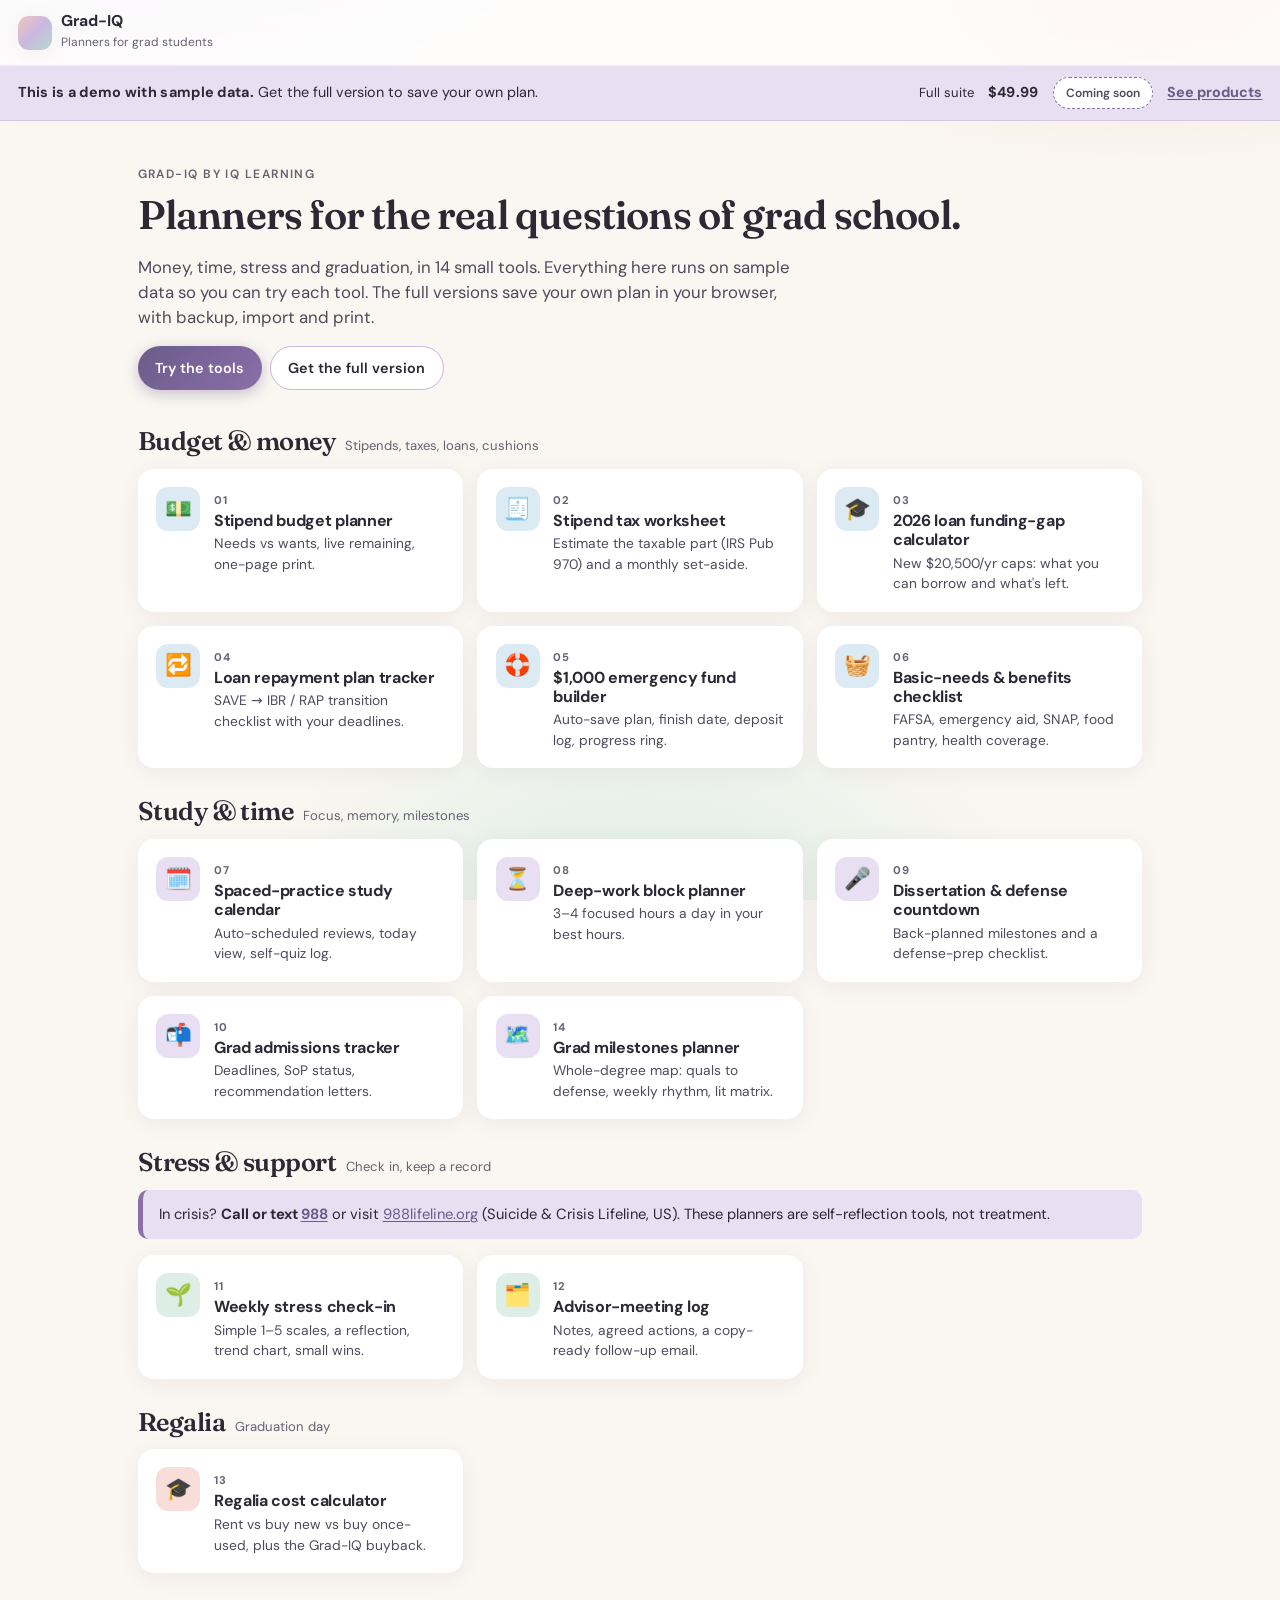
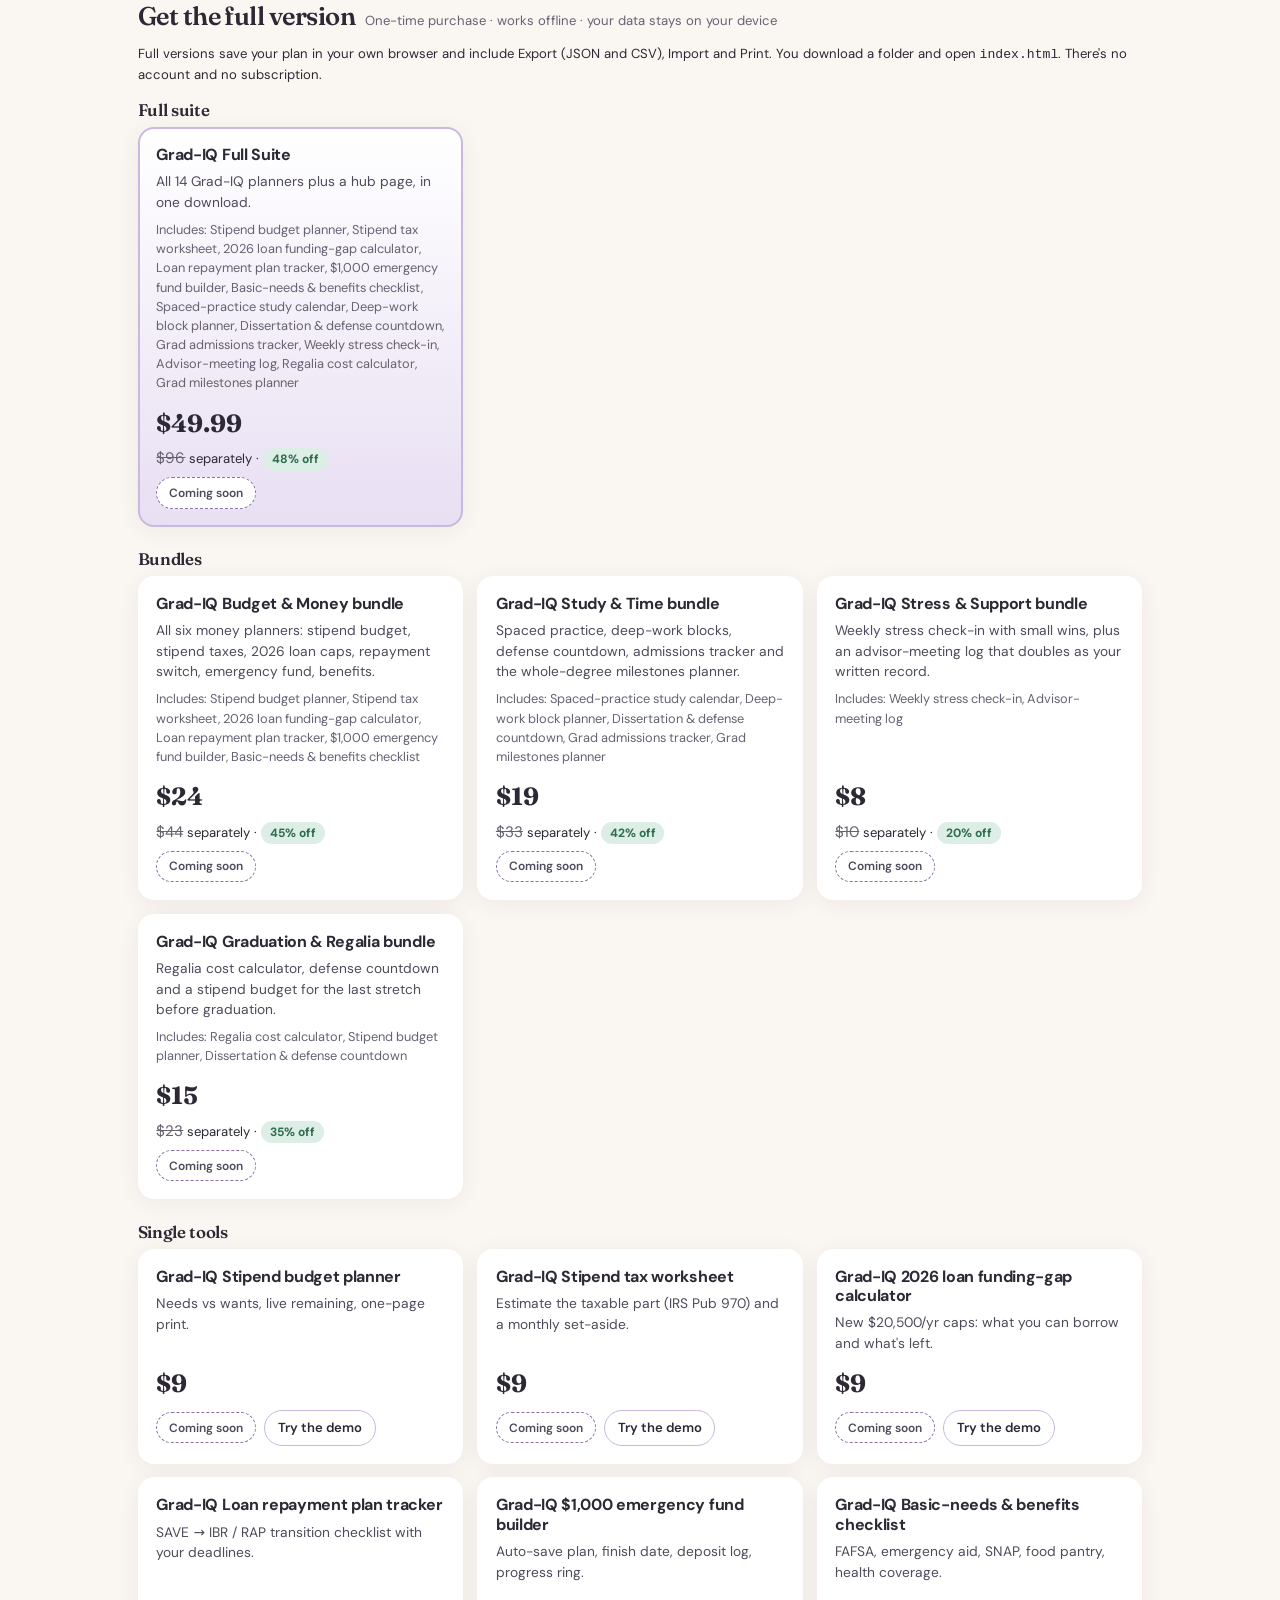
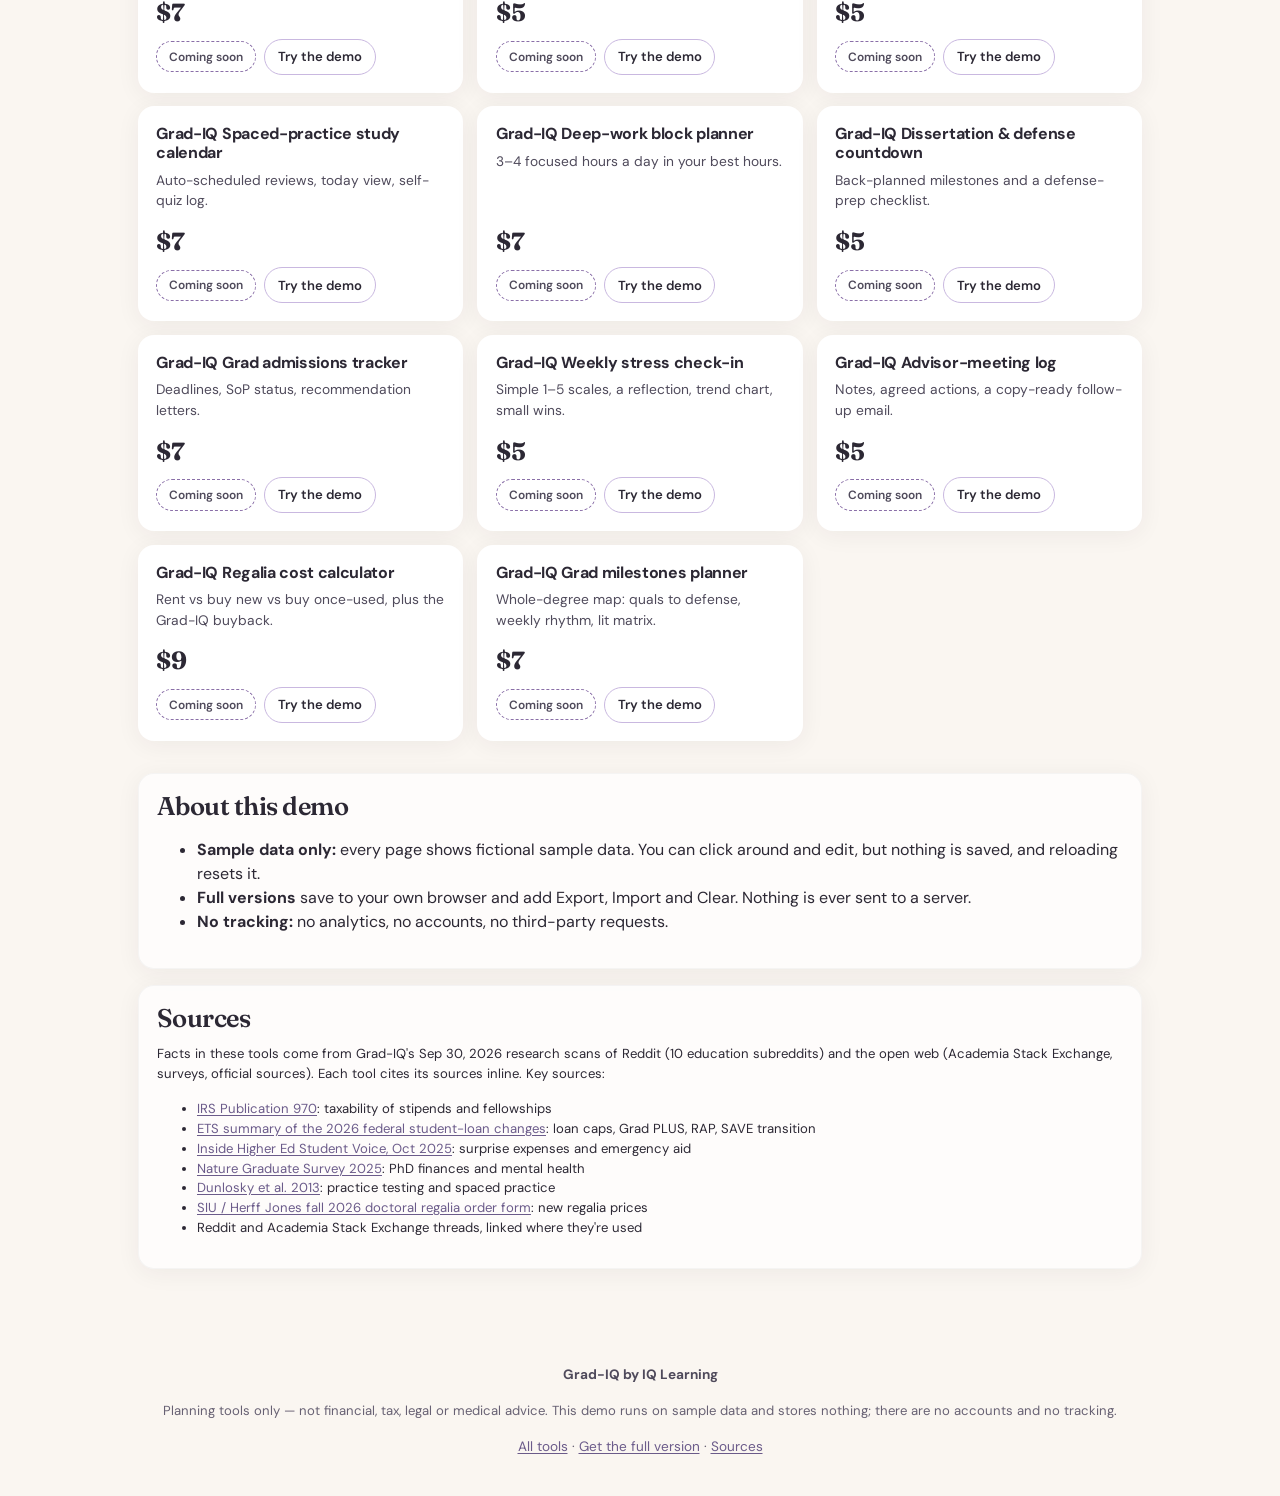
<file: index.html>
<!DOCTYPE html>
<html lang="en">
<head>
<meta charset="UTF-8"><meta name="viewport" content="width=device-width, initial-scale=1, viewport-fit=cover">
<title>Grad-IQ · Planners for graduate students (demo)</title>
<meta name="description" content="Try 14 Grad-IQ planners for grad students with sample data: stipend budget and taxes, 2026 loan caps, study and defense planning, stress check-ins and regalia costs. Get the full versions as singles, bundles or the full suite.">
<link rel="icon" href="assets/favicon.svg" type="image/svg+xml">
<link rel="stylesheet" href="assets/css/gradiq.css">
</head>
<body data-root=".">
<main id="main" class="wrap">
  <section class="hero">
    <p class="eyebrow">Grad-IQ by IQ Learning</p>
    <h1>Planners for the real questions of grad school.</h1>
    <p class="lede">Money, time, stress and graduation, in 14 small tools. Everything here runs on sample data so you can try each tool. The full versions save your own plan in your browser, with backup, import and print.</p>
    <div class="btn-row" style="margin-top:1rem">
      <a class="btn primary" href="#money">Try the tools</a>
      <a class="btn secondary" href="#products">Get the full version</a>
    </div>
  </section>

  <section class="group" id="money" aria-labelledby="g-money">
    <div class="group-head"><h2 id="g-money">Budget &amp; money</h2><span class="muted small">Stipends, taxes, loans, cushions</span></div>
    <div class="tool-grid">
      <a class="tool-card" href="stipend-budget/"><span class="ico sky" aria-hidden="true">💵</span><span><span class="num">01</span><h3>Stipend budget planner</h3><p>Needs vs wants, live remaining, one-page print.</p></span></a>
      <a class="tool-card" href="stipend-tax/"><span class="ico sky" aria-hidden="true">🧾</span><span><span class="num">02</span><h3>Stipend tax worksheet</h3><p>Estimate the taxable part (IRS Pub 970) and a monthly set-aside.</p></span></a>
      <a class="tool-card" href="loan-gap/"><span class="ico sky" aria-hidden="true">🎓</span><span><span class="num">03</span><h3>2026 loan funding-gap calculator</h3><p>New $20,500/yr caps: what you can borrow and what&#x27;s left.</p></span></a>
      <a class="tool-card" href="loan-repayment/"><span class="ico sky" aria-hidden="true">🔁</span><span><span class="num">04</span><h3>Loan repayment plan tracker</h3><p>SAVE → IBR / RAP transition checklist with your deadlines.</p></span></a>
      <a class="tool-card" href="emergency-fund/"><span class="ico sky" aria-hidden="true">🛟</span><span><span class="num">05</span><h3>$1,000 emergency fund builder</h3><p>Auto-save plan, finish date, deposit log, progress ring.</p></span></a>
      <a class="tool-card" href="basic-needs/"><span class="ico sky" aria-hidden="true">🧺</span><span><span class="num">06</span><h3>Basic-needs &amp; benefits checklist</h3><p>FAFSA, emergency aid, SNAP, food pantry, health coverage.</p></span></a>
    </div>
  </section>

  <section class="group" id="study" aria-labelledby="g-study">
    <div class="group-head"><h2 id="g-study">Study &amp; time</h2><span class="muted small">Focus, memory, milestones</span></div>
    <div class="tool-grid">
      <a class="tool-card" href="spaced-practice/"><span class="ico lav" aria-hidden="true">🗓️</span><span><span class="num">07</span><h3>Spaced-practice study calendar</h3><p>Auto-scheduled reviews, today view, self-quiz log.</p></span></a>
      <a class="tool-card" href="deep-work/"><span class="ico lav" aria-hidden="true">⏳</span><span><span class="num">08</span><h3>Deep-work block planner</h3><p>3–4 focused hours a day in your best hours.</p></span></a>
      <a class="tool-card" href="defense-countdown/"><span class="ico lav" aria-hidden="true">🎤</span><span><span class="num">09</span><h3>Dissertation &amp; defense countdown</h3><p>Back-planned milestones and a defense-prep checklist.</p></span></a>
      <a class="tool-card" href="admissions-tracker/"><span class="ico lav" aria-hidden="true">📬</span><span><span class="num">10</span><h3>Grad admissions tracker</h3><p>Deadlines, SoP status, recommendation letters.</p></span></a>
      <a class="tool-card" href="milestones/"><span class="ico lav" aria-hidden="true">🗺️</span><span><span class="num">14</span><h3>Grad milestones planner</h3><p>Whole-degree map: quals to defense, weekly rhythm, lit matrix.</p></span></a>
    </div>
  </section>

  <section class="group" id="support" aria-labelledby="g-support">
    <div class="group-head"><h2 id="g-support">Stress &amp; support</h2><span class="muted small">Check in, keep a record</span></div>
    <p class="notice small">In crisis? <strong>Call or text <a href="tel:988">988</a></strong> or visit <a href="https://988lifeline.org" target="_blank" rel="noopener">988lifeline.org</a> (Suicide &amp; Crisis Lifeline, US). These planners are self-reflection tools, not treatment.</p>
    <div class="tool-grid">
      <a class="tool-card" href="stress-checkin/"><span class="ico mint" aria-hidden="true">🌱</span><span><span class="num">11</span><h3>Weekly stress check-in</h3><p>Simple 1–5 scales, a reflection, trend chart, small wins.</p></span></a>
      <a class="tool-card" href="advisor-log/"><span class="ico mint" aria-hidden="true">🗂️</span><span><span class="num">12</span><h3>Advisor-meeting log</h3><p>Notes, agreed actions, a copy-ready follow-up email.</p></span></a>
    </div>
  </section>

  <section class="group" id="regalia" aria-labelledby="g-regalia">
    <div class="group-head"><h2 id="g-regalia">Regalia</h2><span class="muted small">Graduation day</span></div>
    <div class="tool-grid">
      <a class="tool-card" href="regalia-calculator/"><span class="ico blush" aria-hidden="true">🎓</span><span><span class="num">13</span><h3>Regalia cost calculator</h3><p>Rent vs buy new vs buy once-used, plus the Grad-IQ buyback.</p></span></a>
    </div>
  </section>

  <section class="group" id="products" aria-labelledby="g-products">
    <div class="group-head"><h2 id="g-products">Get the full version</h2><span class="muted small">One-time purchase · works offline · your data stays on your device</span></div>
    <p class="small">Full versions save your plan in your own browser and include Export (JSON and CSV), Import and Print. You download a folder and open <code>index.html</code>. There's no account and no subscription.</p>
    <h3 style="margin-top:1rem">Full suite</h3>
    <div class="product-grid">
      <article class="product feature" data-product="full-suite" data-tools="stipend-budget,stipend-tax,loan-gap,loan-repayment,emergency-fund,basic-needs,spaced-practice,deep-work,defense-countdown,admissions-tracker,stress-checkin,advisor-log,regalia-calculator,milestones" aria-labelledby="p-full-suite">
        <h3 id="p-full-suite">Grad-IQ Full Suite</h3>
        <p>All 14 Grad-IQ planners plus a hub page, in one download.</p>
        <p class="tools">Includes: Stipend budget planner, Stipend tax worksheet, 2026 loan funding-gap calculator, Loan repayment plan tracker, $1,000 emergency fund builder, Basic-needs &amp; benefits checklist, Spaced-practice study calendar, Deep-work block planner, Dissertation &amp; defense countdown, Grad admissions tracker, Weekly stress check-in, Advisor-meeting log, Regalia cost calculator, Grad milestones planner</p>
        <div class="price-row"></div>
        <div class="actions"></div>
      </article>
    </div>
    <h3 style="margin-top:1.4rem">Bundles</h3>
    <div class="product-grid">
      <article class="product" data-product="bundle-budget-money" data-tools="stipend-budget,stipend-tax,loan-gap,loan-repayment,emergency-fund,basic-needs" aria-labelledby="p-bundle-budget-money">
        <h3 id="p-bundle-budget-money">Grad-IQ Budget &amp; Money bundle</h3>
        <p>All six money planners: stipend budget, stipend taxes, 2026 loan caps, repayment switch, emergency fund, benefits.</p>
        <p class="tools">Includes: Stipend budget planner, Stipend tax worksheet, 2026 loan funding-gap calculator, Loan repayment plan tracker, $1,000 emergency fund builder, Basic-needs &amp; benefits checklist</p>
        <div class="price-row"></div>
        <div class="actions"></div>
      </article>
      <article class="product" data-product="bundle-study-time" data-tools="spaced-practice,deep-work,defense-countdown,admissions-tracker,milestones" aria-labelledby="p-bundle-study-time">
        <h3 id="p-bundle-study-time">Grad-IQ Study &amp; Time bundle</h3>
        <p>Spaced practice, deep-work blocks, defense countdown, admissions tracker and the whole-degree milestones planner.</p>
        <p class="tools">Includes: Spaced-practice study calendar, Deep-work block planner, Dissertation &amp; defense countdown, Grad admissions tracker, Grad milestones planner</p>
        <div class="price-row"></div>
        <div class="actions"></div>
      </article>
      <article class="product" data-product="bundle-stress-support" data-tools="stress-checkin,advisor-log" aria-labelledby="p-bundle-stress-support">
        <h3 id="p-bundle-stress-support">Grad-IQ Stress &amp; Support bundle</h3>
        <p>Weekly stress check-in with small wins, plus an advisor-meeting log that doubles as your written record.</p>
        <p class="tools">Includes: Weekly stress check-in, Advisor-meeting log</p>
        <div class="price-row"></div>
        <div class="actions"></div>
      </article>
      <article class="product" data-product="bundle-graduation-regalia" data-tools="regalia-calculator,stipend-budget,defense-countdown" aria-labelledby="p-bundle-graduation-regalia">
        <h3 id="p-bundle-graduation-regalia">Grad-IQ Graduation &amp; Regalia bundle</h3>
        <p>Regalia cost calculator, defense countdown and a stipend budget for the last stretch before graduation.</p>
        <p class="tools">Includes: Regalia cost calculator, Stipend budget planner, Dissertation &amp; defense countdown</p>
        <div class="price-row"></div>
        <div class="actions"></div>
      </article>
    </div>
    <h3 style="margin-top:1.4rem">Single tools</h3>
    <div class="product-grid">
      <article class="product" data-product="stipend-budget" data-tools="" aria-labelledby="p-stipend-budget">
        <h3 id="p-stipend-budget">Grad-IQ Stipend budget planner</h3>
        <p>Needs vs wants, live remaining, one-page print.</p>
        <div class="price-row"></div>
        <div class="actions"><a class="btn sm secondary" href="stipend-budget/">Try the demo</a></div>
      </article>
      <article class="product" data-product="stipend-tax" data-tools="" aria-labelledby="p-stipend-tax">
        <h3 id="p-stipend-tax">Grad-IQ Stipend tax worksheet</h3>
        <p>Estimate the taxable part (IRS Pub 970) and a monthly set-aside.</p>
        <div class="price-row"></div>
        <div class="actions"><a class="btn sm secondary" href="stipend-tax/">Try the demo</a></div>
      </article>
      <article class="product" data-product="loan-gap" data-tools="" aria-labelledby="p-loan-gap">
        <h3 id="p-loan-gap">Grad-IQ 2026 loan funding-gap calculator</h3>
        <p>New $20,500/yr caps: what you can borrow and what&#x27;s left.</p>
        <div class="price-row"></div>
        <div class="actions"><a class="btn sm secondary" href="loan-gap/">Try the demo</a></div>
      </article>
      <article class="product" data-product="loan-repayment" data-tools="" aria-labelledby="p-loan-repayment">
        <h3 id="p-loan-repayment">Grad-IQ Loan repayment plan tracker</h3>
        <p>SAVE → IBR / RAP transition checklist with your deadlines.</p>
        <div class="price-row"></div>
        <div class="actions"><a class="btn sm secondary" href="loan-repayment/">Try the demo</a></div>
      </article>
      <article class="product" data-product="emergency-fund" data-tools="" aria-labelledby="p-emergency-fund">
        <h3 id="p-emergency-fund">Grad-IQ $1,000 emergency fund builder</h3>
        <p>Auto-save plan, finish date, deposit log, progress ring.</p>
        <div class="price-row"></div>
        <div class="actions"><a class="btn sm secondary" href="emergency-fund/">Try the demo</a></div>
      </article>
      <article class="product" data-product="basic-needs" data-tools="" aria-labelledby="p-basic-needs">
        <h3 id="p-basic-needs">Grad-IQ Basic-needs &amp; benefits checklist</h3>
        <p>FAFSA, emergency aid, SNAP, food pantry, health coverage.</p>
        <div class="price-row"></div>
        <div class="actions"><a class="btn sm secondary" href="basic-needs/">Try the demo</a></div>
      </article>
      <article class="product" data-product="spaced-practice" data-tools="" aria-labelledby="p-spaced-practice">
        <h3 id="p-spaced-practice">Grad-IQ Spaced-practice study calendar</h3>
        <p>Auto-scheduled reviews, today view, self-quiz log.</p>
        <div class="price-row"></div>
        <div class="actions"><a class="btn sm secondary" href="spaced-practice/">Try the demo</a></div>
      </article>
      <article class="product" data-product="deep-work" data-tools="" aria-labelledby="p-deep-work">
        <h3 id="p-deep-work">Grad-IQ Deep-work block planner</h3>
        <p>3–4 focused hours a day in your best hours.</p>
        <div class="price-row"></div>
        <div class="actions"><a class="btn sm secondary" href="deep-work/">Try the demo</a></div>
      </article>
      <article class="product" data-product="defense-countdown" data-tools="" aria-labelledby="p-defense-countdown">
        <h3 id="p-defense-countdown">Grad-IQ Dissertation &amp; defense countdown</h3>
        <p>Back-planned milestones and a defense-prep checklist.</p>
        <div class="price-row"></div>
        <div class="actions"><a class="btn sm secondary" href="defense-countdown/">Try the demo</a></div>
      </article>
      <article class="product" data-product="admissions-tracker" data-tools="" aria-labelledby="p-admissions-tracker">
        <h3 id="p-admissions-tracker">Grad-IQ Grad admissions tracker</h3>
        <p>Deadlines, SoP status, recommendation letters.</p>
        <div class="price-row"></div>
        <div class="actions"><a class="btn sm secondary" href="admissions-tracker/">Try the demo</a></div>
      </article>
      <article class="product" data-product="stress-checkin" data-tools="" aria-labelledby="p-stress-checkin">
        <h3 id="p-stress-checkin">Grad-IQ Weekly stress check-in</h3>
        <p>Simple 1–5 scales, a reflection, trend chart, small wins.</p>
        <div class="price-row"></div>
        <div class="actions"><a class="btn sm secondary" href="stress-checkin/">Try the demo</a></div>
      </article>
      <article class="product" data-product="advisor-log" data-tools="" aria-labelledby="p-advisor-log">
        <h3 id="p-advisor-log">Grad-IQ Advisor-meeting log</h3>
        <p>Notes, agreed actions, a copy-ready follow-up email.</p>
        <div class="price-row"></div>
        <div class="actions"><a class="btn sm secondary" href="advisor-log/">Try the demo</a></div>
      </article>
      <article class="product" data-product="regalia-calculator" data-tools="" aria-labelledby="p-regalia-calculator">
        <h3 id="p-regalia-calculator">Grad-IQ Regalia cost calculator</h3>
        <p>Rent vs buy new vs buy once-used, plus the Grad-IQ buyback.</p>
        <div class="price-row"></div>
        <div class="actions"><a class="btn sm secondary" href="regalia-calculator/">Try the demo</a></div>
      </article>
      <article class="product" data-product="milestones" data-tools="" aria-labelledby="p-milestones">
        <h3 id="p-milestones">Grad-IQ Grad milestones planner</h3>
        <p>Whole-degree map: quals to defense, weekly rhythm, lit matrix.</p>
        <div class="price-row"></div>
        <div class="actions"><a class="btn sm secondary" href="milestones/">Try the demo</a></div>
      </article>
    </div>
  </section>

  <section class="card soft" style="margin-top:2rem" aria-labelledby="how-h">
    <h2 id="how-h">About this demo</h2>
    <ul>
      <li><strong>Sample data only:</strong> every page shows fictional sample data. You can click around and edit, but nothing is saved, and reloading resets it.</li>
      <li><strong>Full versions</strong> save to your own browser and add Export, Import and Clear. Nothing is ever sent to a server.</li>
      <li><strong>No tracking:</strong> no analytics, no accounts, no third-party requests.</li>
    </ul>
  </section>

  <section class="card soft" id="sources" aria-labelledby="src-h">
    <h2 id="src-h">Sources</h2>
    <p class="small">Facts in these tools come from Grad-IQ's Sep 30, 2026 research scans of Reddit (10 education subreddits) and the open web (Academia Stack Exchange, surveys, official sources). Each tool cites its sources inline. Key sources:</p>
    <ul class="small">
      <li><a href="https://www.irs.gov/publications/p970" target="_blank" rel="noopener">IRS Publication 970</a>: taxability of stipends and fellowships</li>
      <li><a href="https://www.ets.org/grad-school-journey/student-loan-changes-2026.html" target="_blank" rel="noopener">ETS summary of the 2026 federal student-loan changes</a>: loan caps, Grad PLUS, RAP, SAVE transition</li>
      <li><a href="https://www.insidehighered.com/news/student-success/academic-life/2025/10/07/students-struggle-surprise-costs-dont-know-about-help" target="_blank" rel="noopener">Inside Higher Ed Student Voice, Oct 2025</a>: surprise expenses and emergency aid</li>
      <li><a href="https://doi.org/10.6084/m9.figshare.30084739" target="_blank" rel="noopener">Nature Graduate Survey 2025</a>: PhD finances and mental health</li>
      <li><a href="https://journals.sagepub.com/doi/abs/10.1177/1529100612453266" target="_blank" rel="noopener">Dunlosky et al. 2013</a>: practice testing and spaced practice</li>
      <li><a href="https://universityevents.siu.edu/_common/documents/sale-fall-2026-doctor-package.pdf" target="_blank" rel="noopener">SIU / Herff Jones fall 2026 doctoral regalia order form</a>: new regalia prices</li>
      <li>Reddit and Academia Stack Exchange threads, linked where they're used</li>
    </ul>
  </section>
</main>
<script src="config.js"></script>
<script src="assets/js/common.js"></script>
<script src="assets/js/products.js"></script>
<script>GQ.buildChrome({ isHub: true });</script>
</body>
</html>
</file>
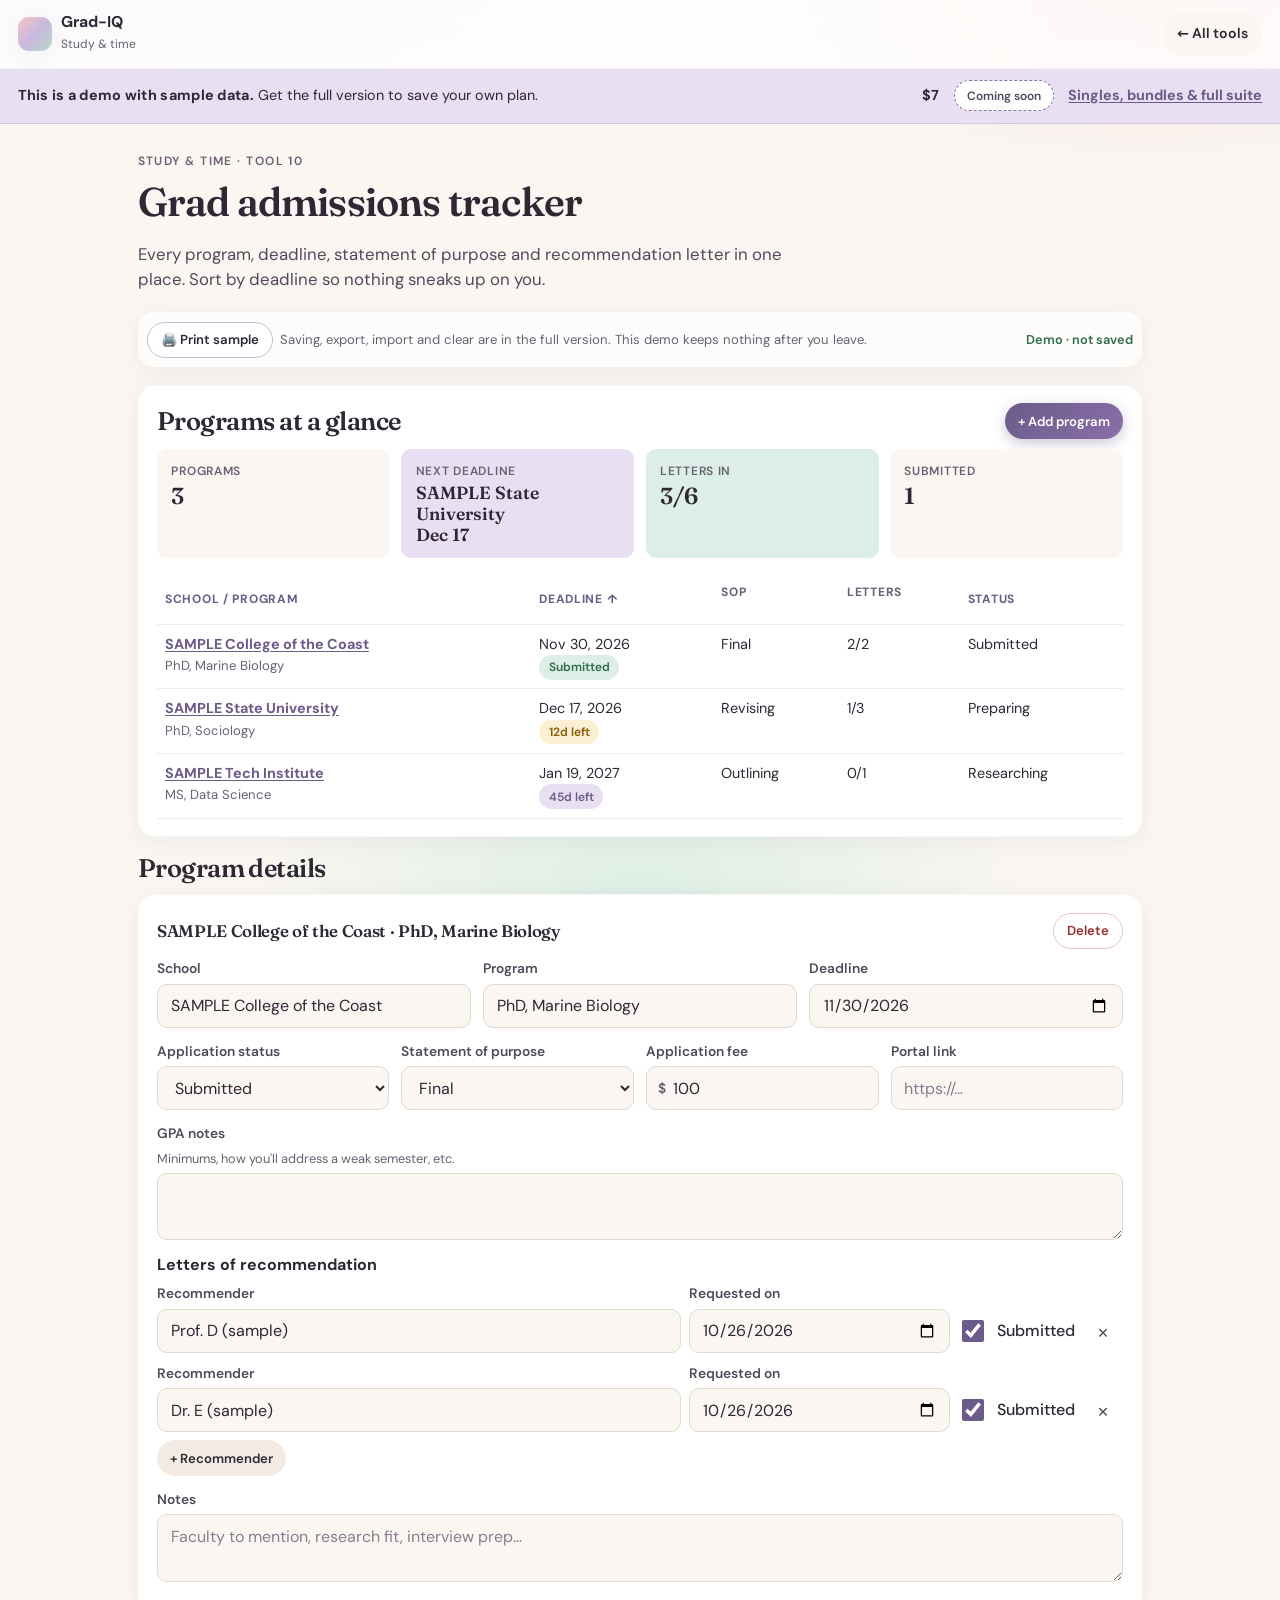
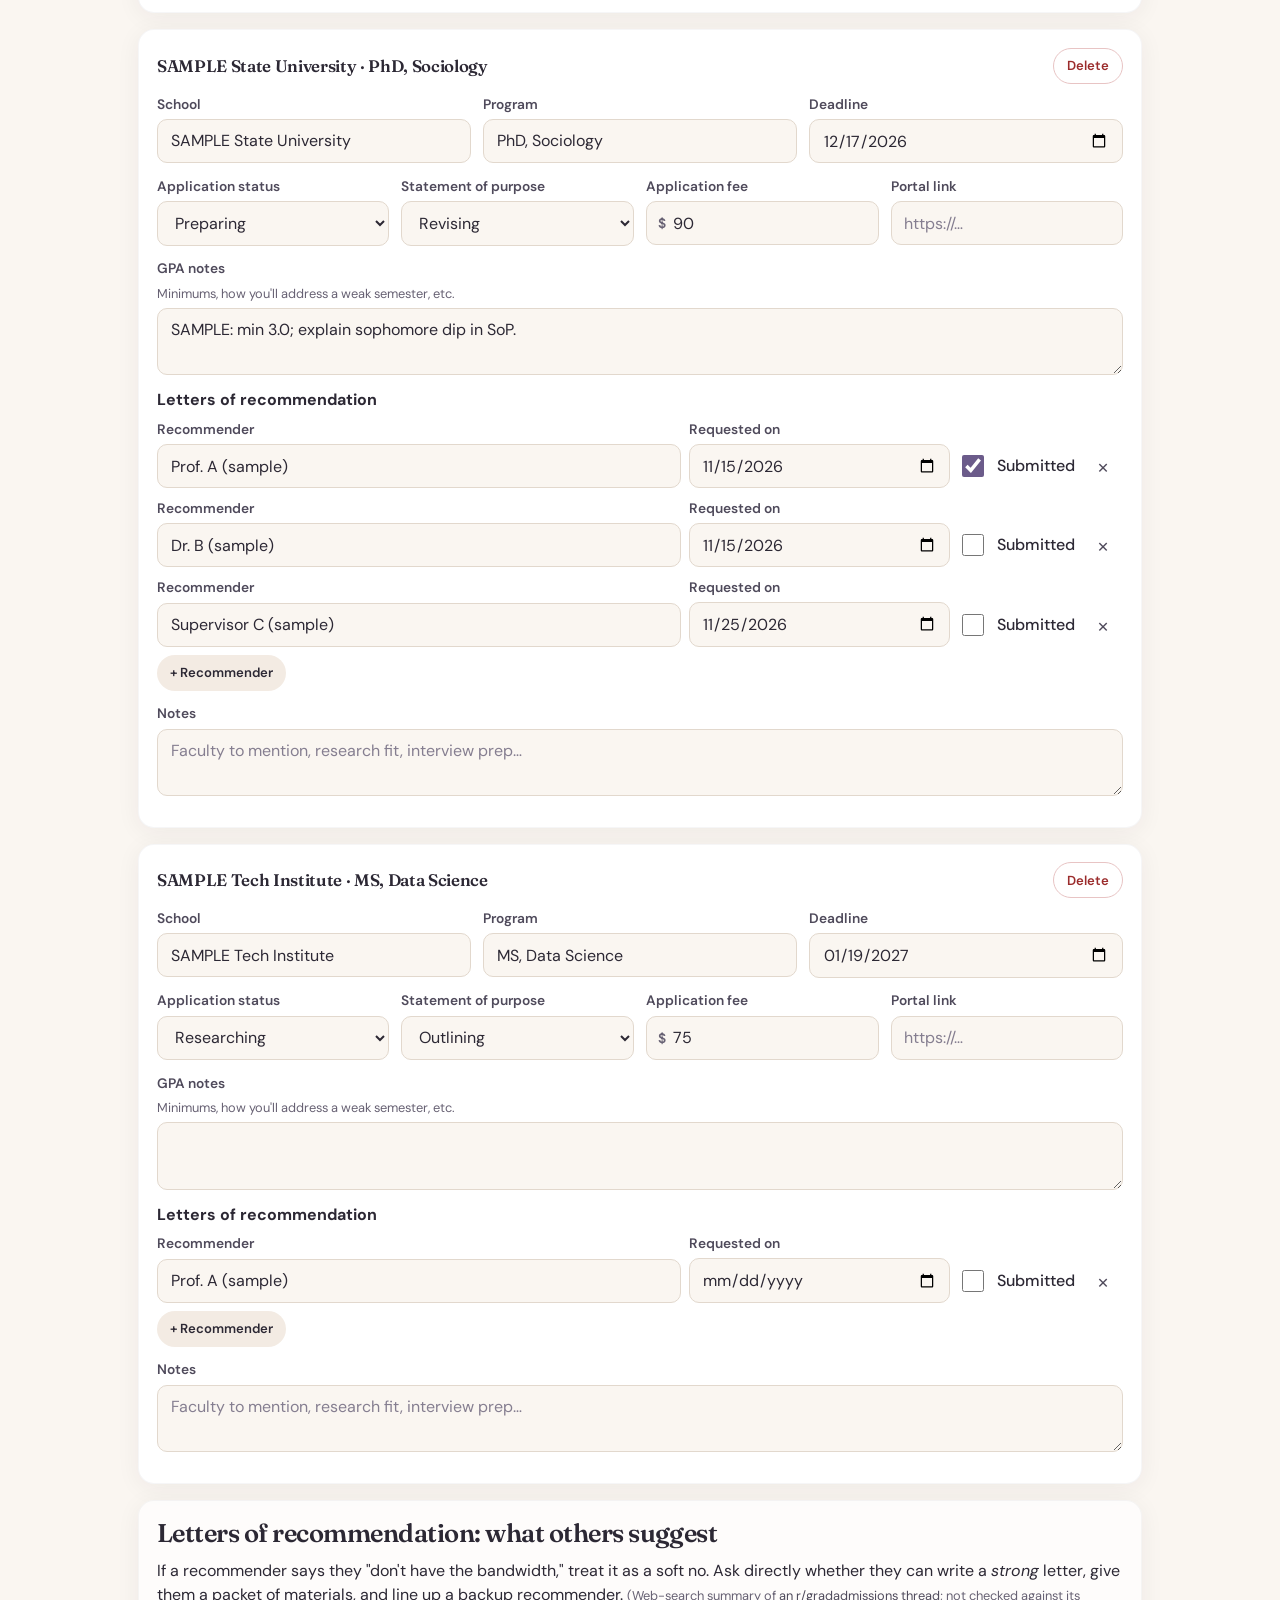
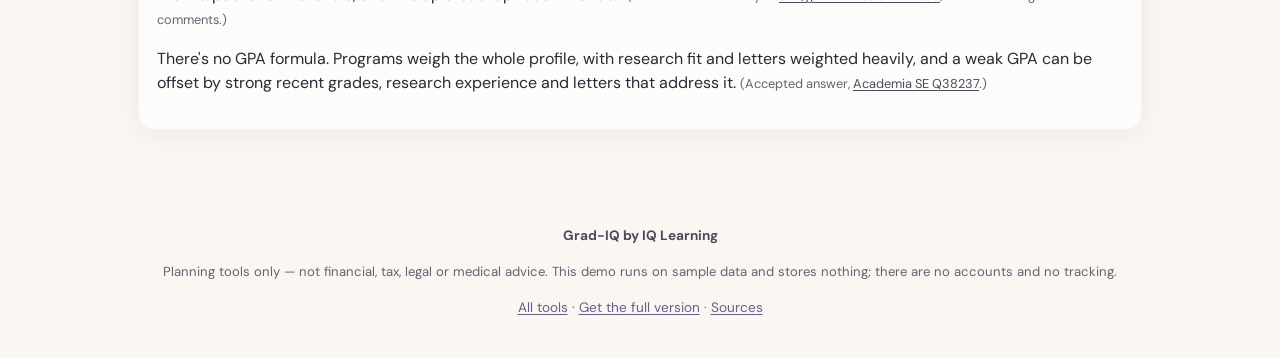
<file: admissions-tracker/index.html>
<!DOCTYPE html>
<html lang="en">
<head>
<meta charset="UTF-8"><meta name="viewport" content="width=device-width, initial-scale=1, viewport-fit=cover">
<title>Grad Admissions Tracker · Grad-IQ</title>
<meta name="description" content="Track grad programs, deadlines, statement of purpose status, letters of recommendation and GPA notes, sortable by deadline.">
<link rel="icon" href="../assets/favicon.svg" type="image/svg+xml">
<link rel="stylesheet" href="../assets/css/gradiq.css">
</head>
<body data-root=".." >
<main id="main" class="wrap">
  <div class="page-head">
    <p class="eyebrow">Study &amp; time · Tool 10</p>
    <h1>Grad admissions tracker</h1>
    <p class="lede">Every program, deadline, statement of purpose and recommendation letter in one place. Sort by deadline so nothing sneaks up on you.</p>
  </div>
  <div id="gq-toolbar"></div>

  <section class="card" aria-labelledby="sum-h">
    <div class="card-head"><h2 id="sum-h">Programs at a glance</h2><button type="button" class="btn sm primary no-print" data-action="add">+ Add program</button></div>
    <div class="stat-grid" id="stats" style="margin-bottom:1rem"></div>
    <div class="table-scroll"><table class="data" id="table"></table></div>
  </section>

  <section aria-labelledby="det-h">
    <h2 id="det-h">Program details</h2>
    <div id="programs"></div>
  </section>

  <section class="card soft" aria-labelledby="tips-h">
    <h2 id="tips-h">Letters of recommendation: what others suggest</h2>
    <p>If a recommender says they "don't have the bandwidth," treat it as a soft no. Ask directly whether they can write a <em>strong</em> letter, give them a packet of materials, and line up a backup recommender. <span class="source">(Web-search summary of <a href="https://www.reddit.com/r/gradadmissions/comments/1oibrgy/i_feel_lost_my_prof_i_worked_with_for_a_year_and/" target="_blank" rel="noopener">an r/gradadmissions thread</a>; not checked against its comments.)</span></p>
    <p>There's no GPA formula. Programs weigh the whole profile, with research fit and letters weighted heavily, and a weak GPA can be offset by strong recent grades, research experience and letters that address it. <span class="source">(Accepted answer, <a href="https://academia.stackexchange.com/questions/38237" target="_blank" rel="noopener">Academia SE Q38237</a>.)</span></p>
  </section>
</main>
<script src="../config.js"></script>
<script src="../assets/js/common.js"></script>
<script src="app.js"></script>
</body>
</html>
</file>
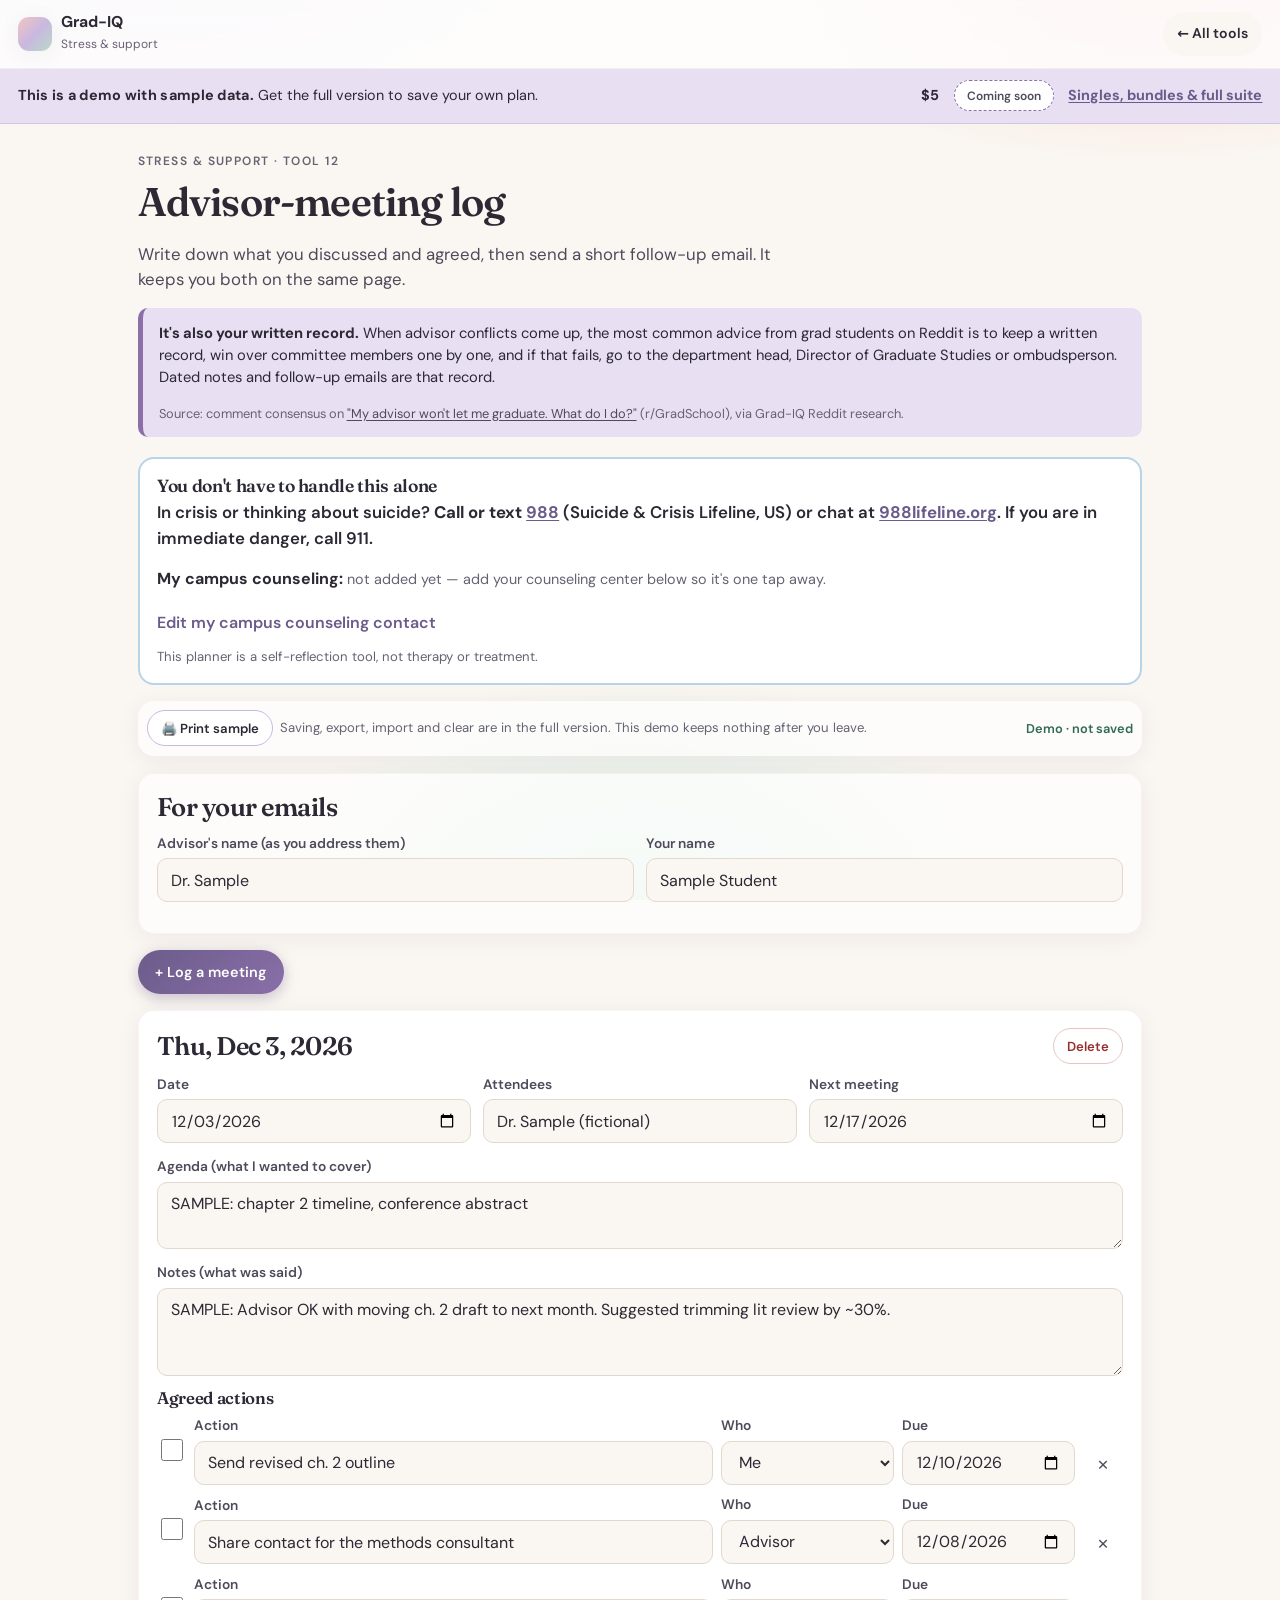
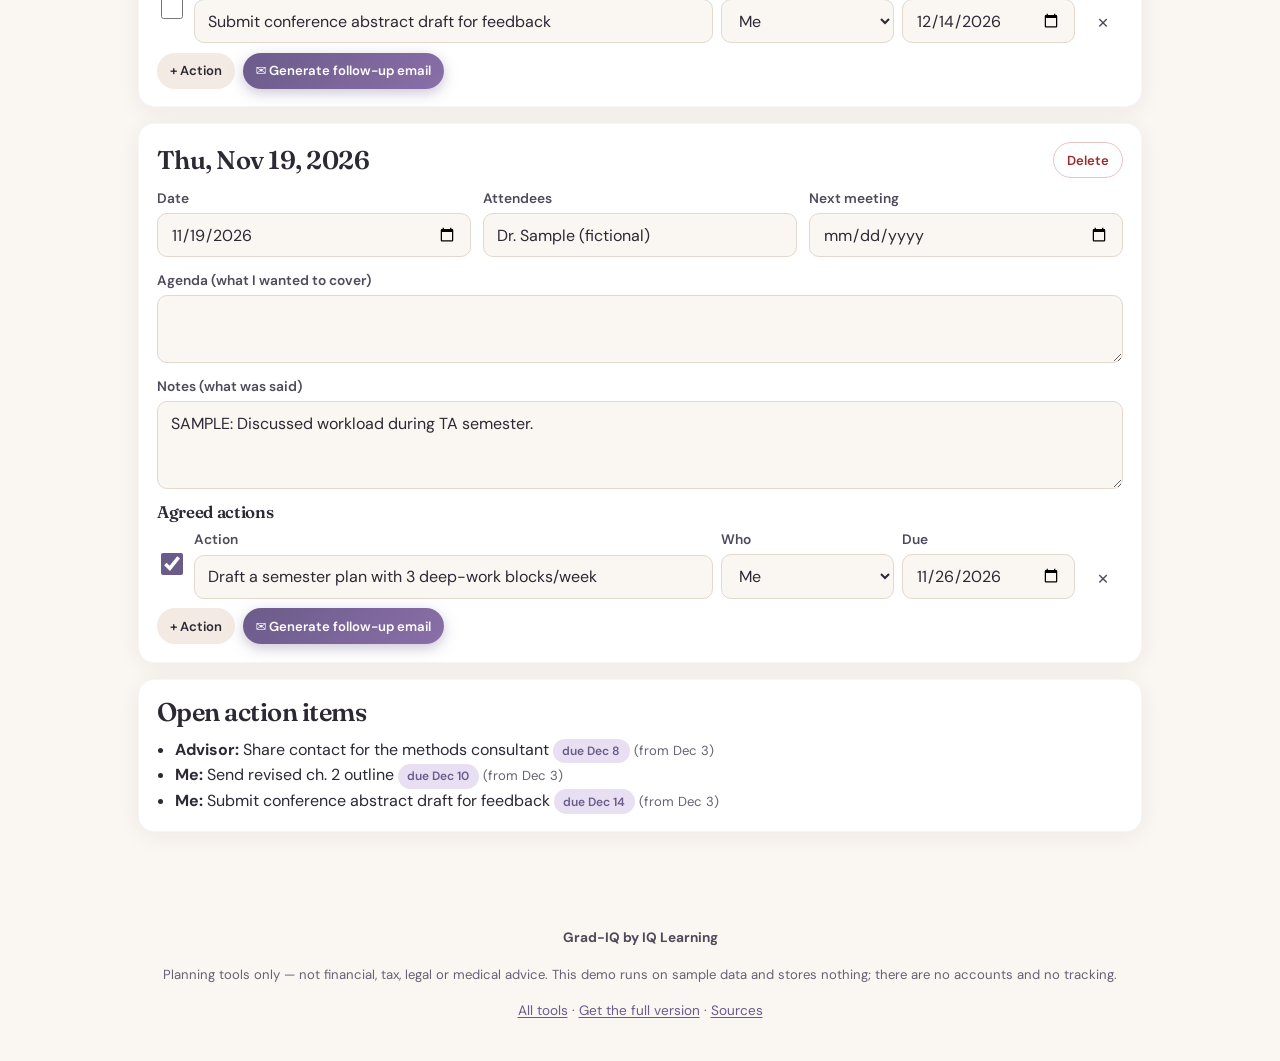
<file: advisor-log/index.html>
<!DOCTYPE html>
<html lang="en">
<head>
<meta charset="UTF-8"><meta name="viewport" content="width=device-width, initial-scale=1, viewport-fit=cover">
<title>Advisor-Meeting Log · Grad-IQ</title>
<meta name="description" content="Log advisor meetings, notes and agreed actions, and generate a follow-up email summarizing what you agreed.">
<link rel="icon" href="../assets/favicon.svg" type="image/svg+xml">
<link rel="stylesheet" href="../assets/css/gradiq.css">
</head>
<body data-root=".." >
<main id="main" class="wrap">
  <div class="page-head">
    <p class="eyebrow">Stress &amp; support · Tool 12</p>
    <h1>Advisor-meeting log</h1>
    <p class="lede">Write down what you discussed and agreed, then send a short follow-up email. It keeps you both on the same page.</p>
    <div class="notice"><p><strong>It's also your written record.</strong> When advisor conflicts come up, the most common advice from grad students on Reddit is to keep a written record, win over committee members one by one, and if that fails, go to the department head, Director of Graduate Studies or ombudsperson. Dated notes and follow-up emails are that record.</p><p class="source">Source: comment consensus on <a href="https://www.reddit.com/r/GradSchool/comments/1o8cpql/my_advisor_wont_let_me_graduate_what_do_i_do/" target="_blank" rel="noopener">"My advisor won't let me graduate. What do I do?"</a> (r/GradSchool), via Grad-IQ Reddit research.</p></div>
  </div>
  <div id="gq-toolbar"></div>

  <section class="card soft" aria-labelledby="who-h">
    <h2 id="who-h">For your emails</h2>
    <div class="field-row"><label class="field">Advisor's name (as you address them)<input type="text" data-bind="advisorName" placeholder="e.g. Dr. Rivera"></label><label class="field">Your name<input type="text" data-bind="myName"></label></div>
  </section>

  <div class="btn-row no-print" style="margin-bottom:1rem"><button type="button" class="btn primary" data-action="addMeeting">+ Log a meeting</button></div>
  <div id="meetings"></div>
  <section class="card" aria-labelledby="open-h"><h2 id="open-h">Open action items</h2><ul id="open" style="padding-left:1.1rem;margin:0"></ul></section>
</main>
<script src="../config.js"></script>
<script src="../assets/js/common.js"></script>
<script src="app.js"></script>
</body>
</html>
</file>
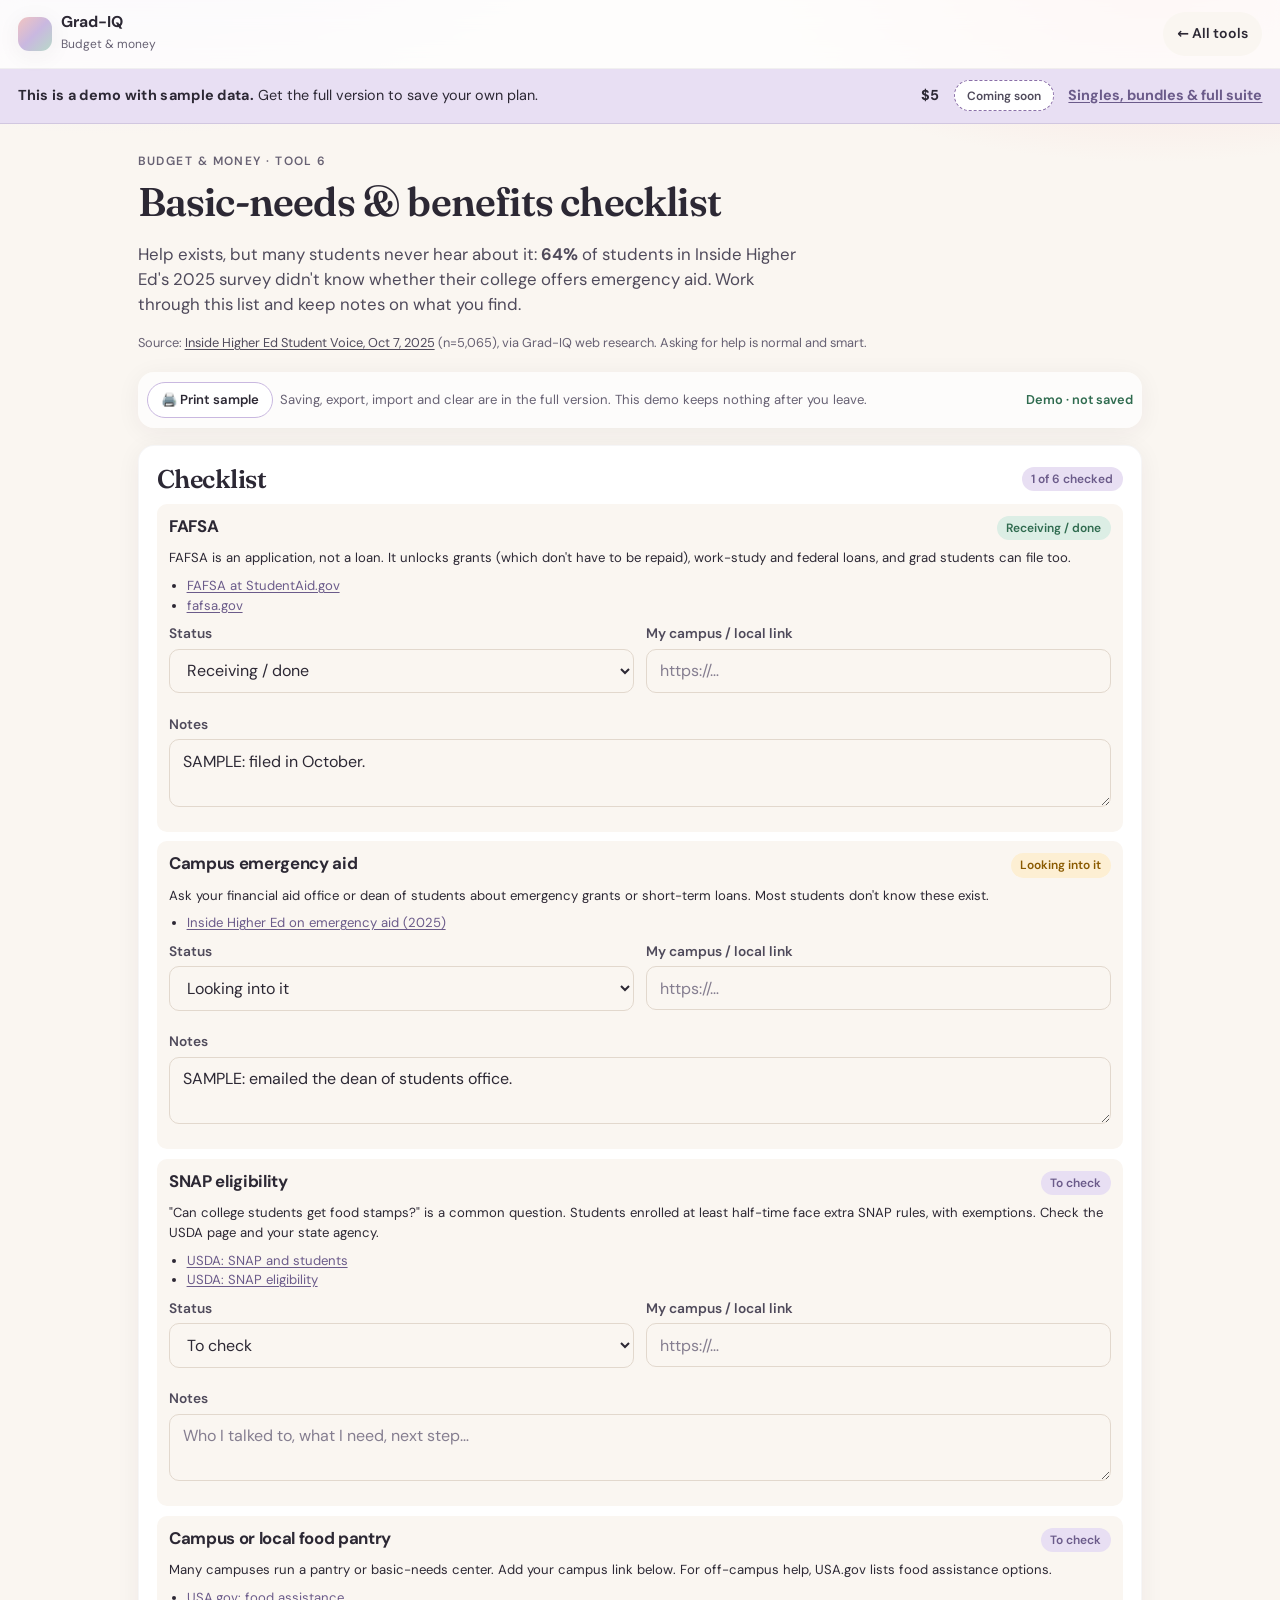
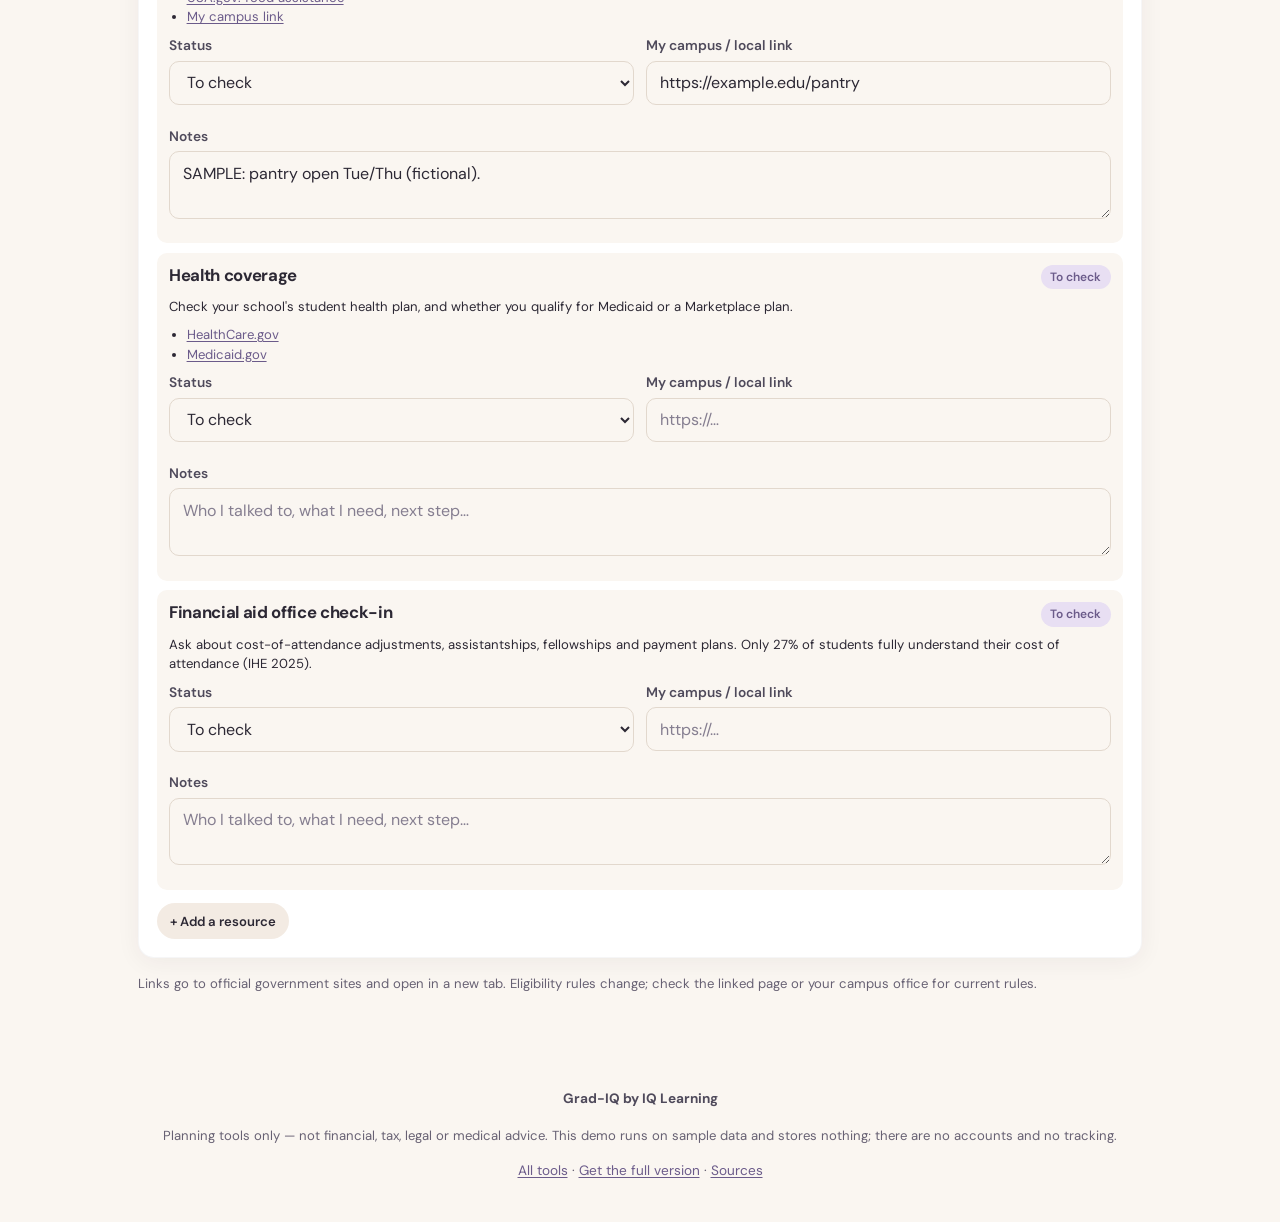
<file: basic-needs/index.html>
<!DOCTYPE html>
<html lang="en">
<head>
<meta charset="UTF-8"><meta name="viewport" content="width=device-width, initial-scale=1, viewport-fit=cover">
<title>Basic-Needs & Benefits Checklist · Grad-IQ</title>
<meta name="description" content="A checklist for FAFSA, campus emergency aid, SNAP eligibility, food pantries and health coverage, with official links and your own notes.">
<link rel="icon" href="../assets/favicon.svg" type="image/svg+xml">
<link rel="stylesheet" href="../assets/css/gradiq.css">
</head>
<body data-root=".." >
<main id="main" class="wrap">
  <div class="page-head">
    <p class="eyebrow">Budget &amp; money · Tool 6</p>
    <h1>Basic-needs &amp; benefits checklist</h1>
    <p class="lede">Help exists, but many students never hear about it: <strong>64%</strong> of students in Inside Higher Ed's 2025 survey didn't know whether their college offers emergency aid. Work through this list and keep notes on what you find.</p>
    <p class="source">Source: <a href="https://www.insidehighered.com/news/student-success/academic-life/2025/10/07/students-struggle-surprise-costs-dont-know-about-help" target="_blank" rel="noopener">Inside Higher Ed Student Voice, Oct 7, 2025</a> (n=5,065), via Grad-IQ web research. Asking for help is normal and smart.</p>
  </div>
  <div id="gq-toolbar"></div>
  <section class="card" aria-labelledby="list-h">
    <div class="card-head"><h2 id="list-h">Checklist</h2><span class="pill lav" id="progress"></span></div>
    <div class="rows" id="items"></div>
    <button type="button" class="btn sm no-print" data-action="add" style="margin-top:.8rem">+ Add a resource</button>
  </section>
  <p class="small muted">Links go to official government sites and open in a new tab. Eligibility rules change; check the linked page or your campus office for current rules.</p>
</main>
<script src="../config.js"></script>
<script src="../assets/js/common.js"></script>
<script src="app.js"></script>
</body>
</html>
</file>
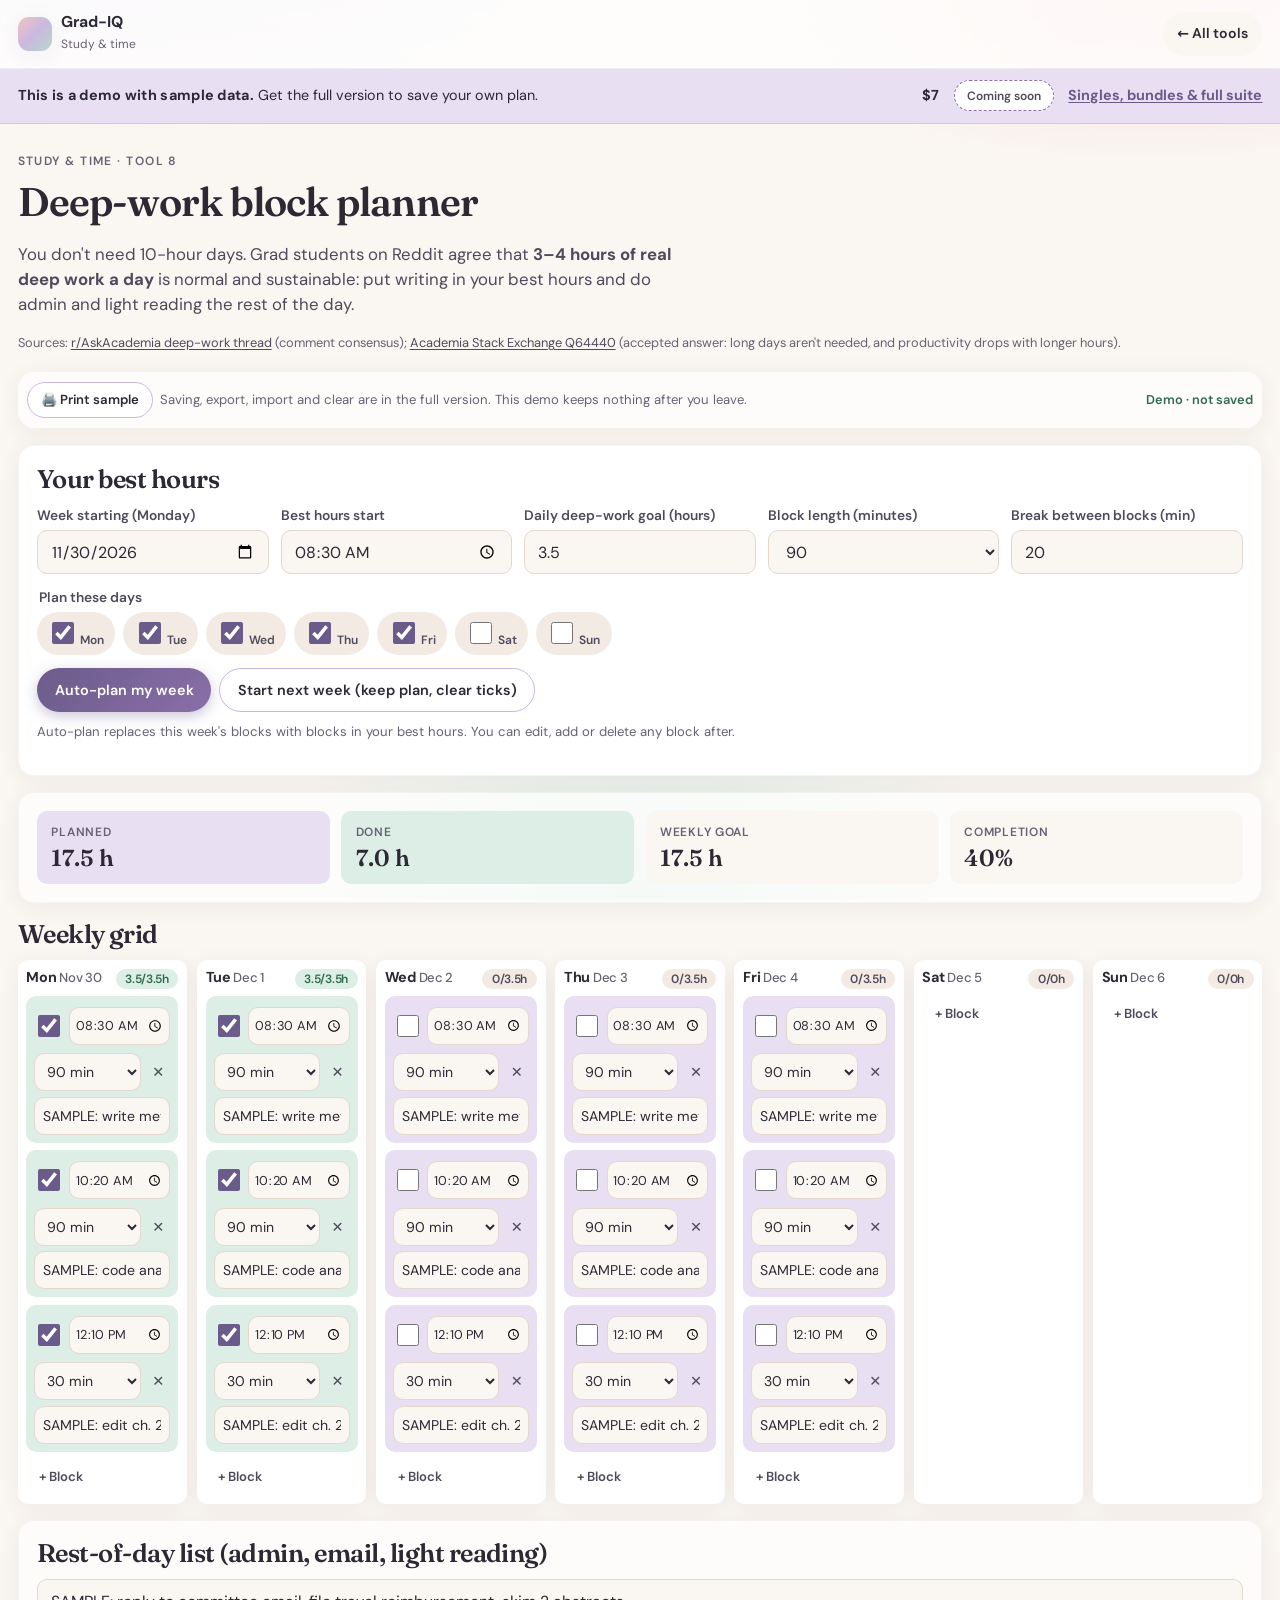
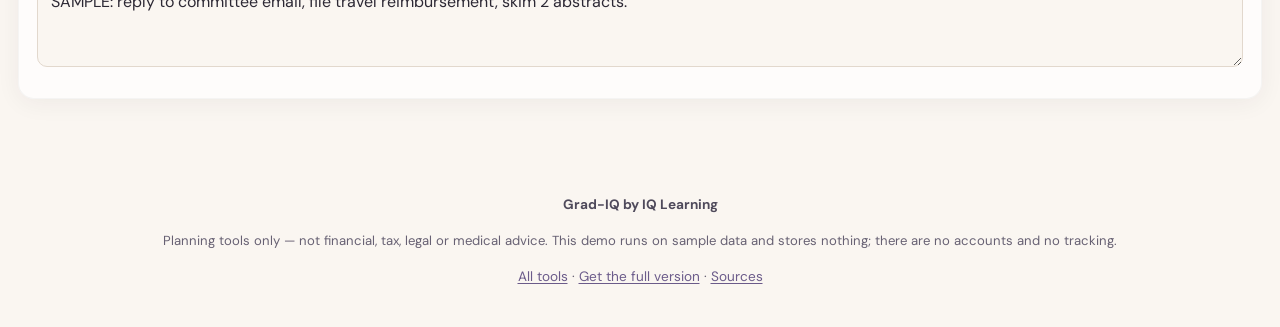
<file: deep-work/index.html>
<!DOCTYPE html>
<html lang="en">
<head>
<meta charset="UTF-8"><meta name="viewport" content="width=device-width, initial-scale=1, viewport-fit=cover">
<title>Deep-Work Block Planner · Grad-IQ</title>
<meta name="description" content="Plan 3 to 4 focused hours a day in your best hours, in a weekly grid with done tracking.">
<link rel="icon" href="../assets/favicon.svg" type="image/svg+xml">
<link rel="stylesheet" href="../assets/css/gradiq.css">
</head>
<body data-root=".." >
<main id="main" class="wrap wide">
  <div class="page-head">
    <p class="eyebrow">Study &amp; time · Tool 8</p>
    <h1>Deep-work block planner</h1>
    <p class="lede">You don't need 10-hour days. Grad students on Reddit agree that <strong>3–4 hours of real deep work a day</strong> is normal and sustainable: put writing in your best hours and do admin and light reading the rest of the day.</p>
    <p class="source">Sources: <a href="https://www.reddit.com/r/AskAcademia/comments/1tgxquv/is_anyone_else_physically_unable_to_do_more_than/" target="_blank" rel="noopener">r/AskAcademia deep-work thread</a> (comment consensus); <a href="https://academia.stackexchange.com/questions/64440" target="_blank" rel="noopener">Academia Stack Exchange Q64440</a> (accepted answer: long days aren't needed, and productivity drops with longer hours).</p>
  </div>
  <div id="gq-toolbar"></div>

  <section class="card" aria-labelledby="set-h">
    <h2 id="set-h">Your best hours</h2>
    <div class="field-row">
      <label class="field">Week starting (Monday)<input type="date" data-bind="weekOf" data-rerender></label>
      <label class="field">Best hours start<input type="time" data-bind="bestStart"></label>
      <label class="field">Daily deep-work goal (hours)<input type="number" min="0.5" max="8" step="0.5" data-bind="goalHours"></label>
      <label class="field">Block length (minutes)<select data-bind="blockMin"><option value="45">45</option><option value="60">60</option><option value="90">90</option><option value="120">120</option></select></label>
      <label class="field">Break between blocks (min)<input type="number" min="0" max="120" step="5" data-bind="breakMin"></label>
    </div>
    <fieldset style="border:0;padding:0;margin:0 0 .8rem"><legend class="field" style="margin:0 0 .3rem">Plan these days</legend><div class="btn-row" id="daypick"></div></fieldset>
    <div class="btn-row no-print"><button type="button" class="btn primary" data-action="autoplan">Auto-plan my week</button><button type="button" class="btn secondary" data-action="nextWeek">Start next week (keep plan, clear ticks)</button></div>
    <p class="small muted" style="margin-top:.6rem">Auto-plan replaces this week's blocks with blocks in your best hours. You can edit, add or delete any block after.</p>
  </section>

  <section class="card soft" aria-labelledby="sum-h">
    <h2 id="sum-h" class="sr-only">This week</h2>
    <div class="stat-grid" id="stats"></div>
  </section>

  <section aria-labelledby="grid-h">
    <h2 id="grid-h">Weekly grid</h2>
    <div class="week-grid" id="grid"></div>
  </section>
  <section class="card soft" style="margin-top:1rem" aria-labelledby="n-h"><h2 id="n-h">Rest-of-day list (admin, email, light reading)</h2><label class="field"><span class="sr-only">Admin list</span><textarea data-bind="adminNotes" placeholder="Things that don't need your best brain…"></textarea></label></section>
</main>
<script src="../config.js"></script>
<script src="../assets/js/common.js"></script>
<script src="app.js"></script>
</body>
</html>
</file>
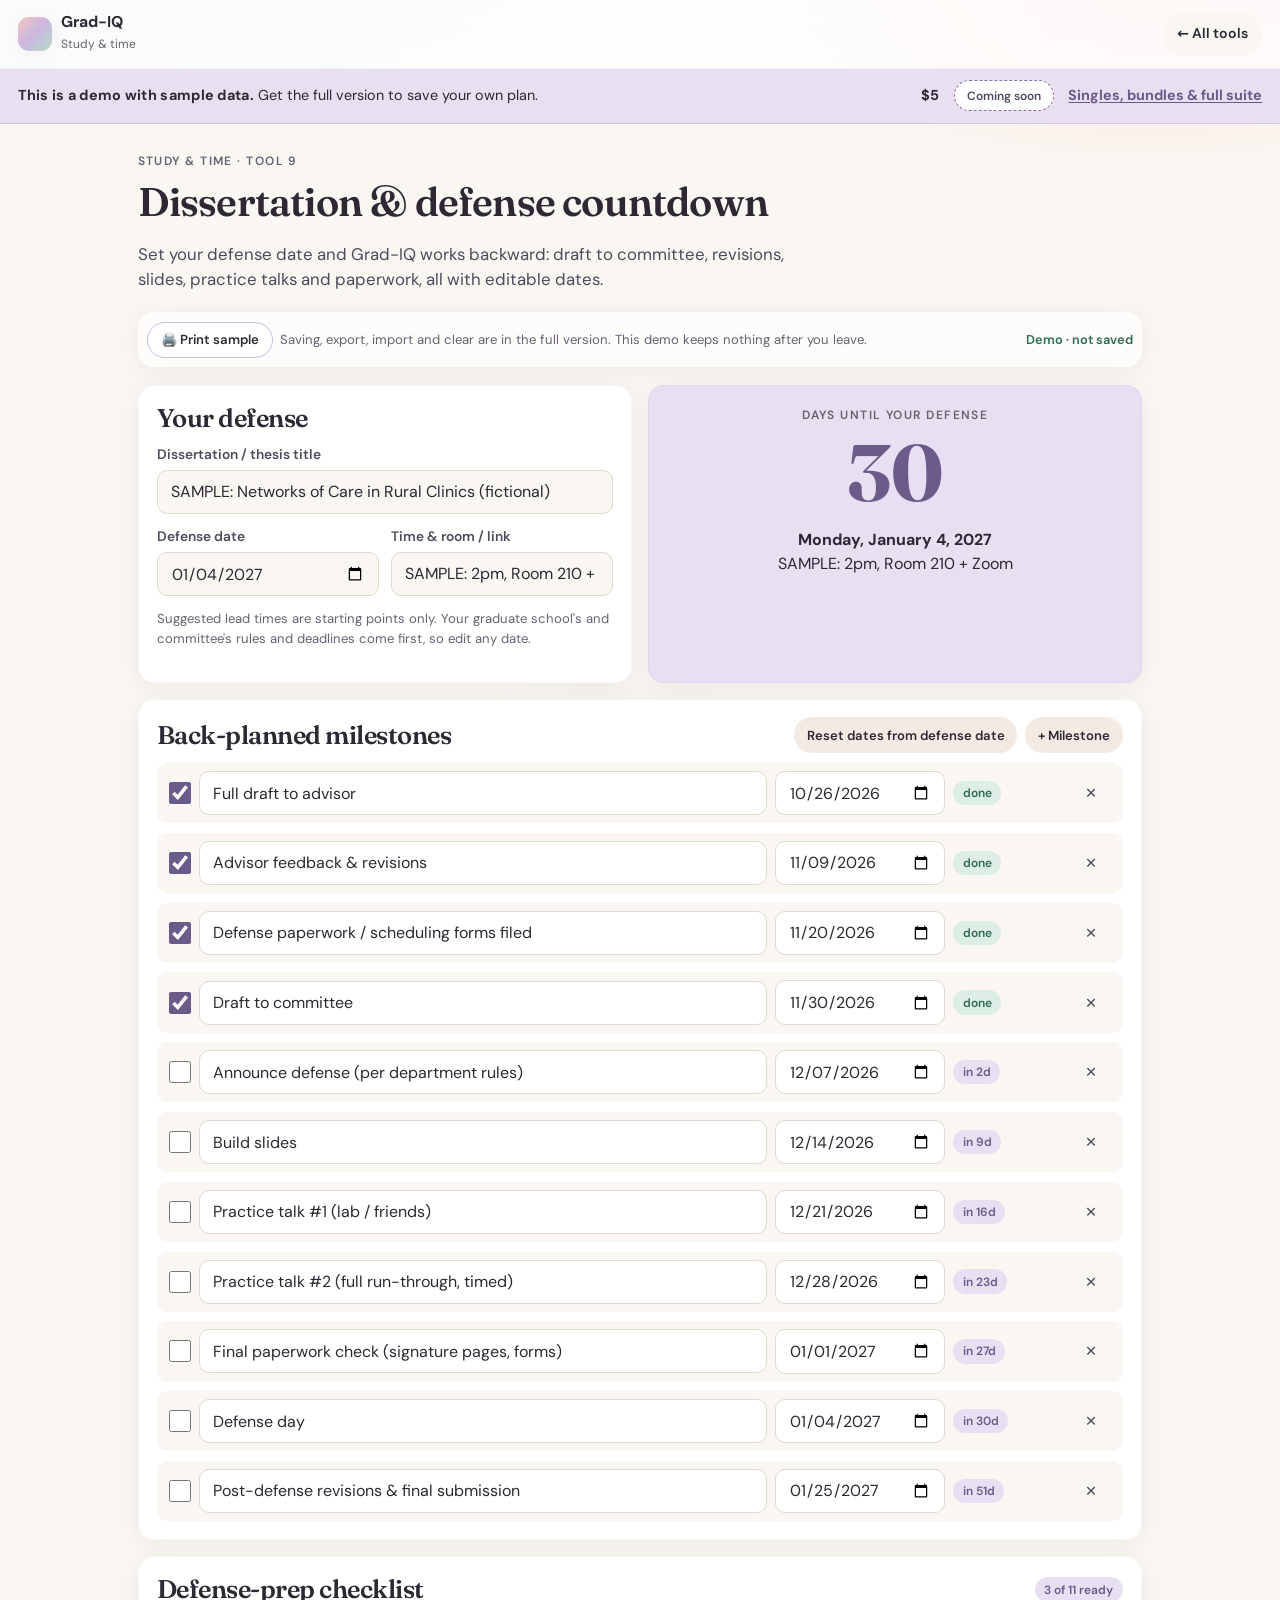
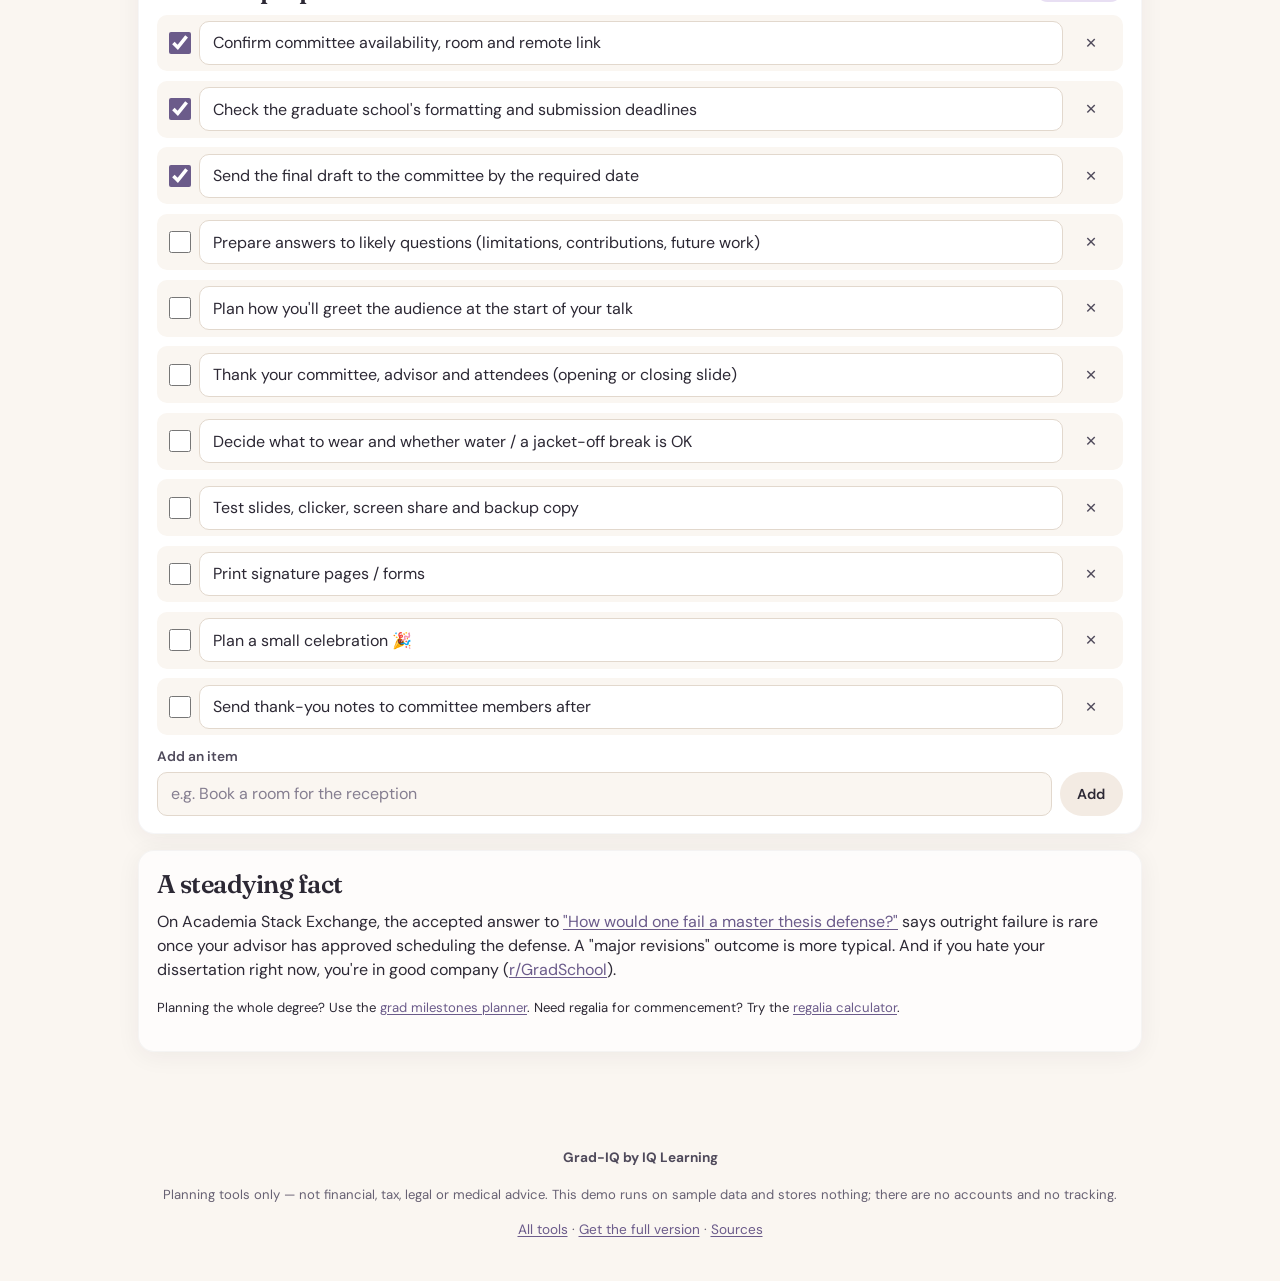
<file: defense-countdown/index.html>
<!DOCTYPE html>
<html lang="en">
<head>
<meta charset="UTF-8"><meta name="viewport" content="width=device-width, initial-scale=1, viewport-fit=cover">
<title>Dissertation & Defense Countdown · Grad-IQ</title>
<meta name="description" content="Enter your defense date to get a days-left countdown, back-planned milestones and a defense-prep checklist.">
<link rel="icon" href="../assets/favicon.svg" type="image/svg+xml">
<link rel="stylesheet" href="../assets/css/gradiq.css">
</head>
<body data-root=".." >
<main id="main" class="wrap">
  <div class="page-head">
    <p class="eyebrow">Study &amp; time · Tool 9</p>
    <h1>Dissertation &amp; defense countdown</h1>
    <p class="lede">Set your defense date and Grad-IQ works backward: draft to committee, revisions, slides, practice talks and paperwork, all with editable dates.</p>
  </div>
  <div id="gq-toolbar"></div>

  <div class="grid two">
    <section class="card" aria-labelledby="set-h">
      <h2 id="set-h">Your defense</h2>
      <label class="field">Dissertation / thesis title<input type="text" data-bind="title" placeholder="Working title"></label>
      <div class="field-row">
        <label class="field">Defense date<input type="date" data-bind="defenseDate" data-rerender></label>
        <label class="field">Time &amp; room / link<input type="text" data-bind="where" placeholder="e.g. 2pm, Room 210 + Zoom"></label>
      </div>
      <p class="small muted">Suggested lead times are starting points only. Your graduate school's and committee's rules and deadlines come first, so edit any date.</p>
    </section>
    <section class="card lav countdown" aria-live="polite" id="countdown"></section>
  </div>

  <section class="card" aria-labelledby="ms-h">
    <div class="card-head"><h2 id="ms-h">Back-planned milestones</h2><div class="btn-row no-print"><button type="button" class="btn sm" data-action="replan">Reset dates from defense date</button><button type="button" class="btn sm" data-action="addMs">+ Milestone</button></div></div>
    <div class="rows" id="milestones"></div>
  </section>

  <section class="card" aria-labelledby="ck-h">
    <div class="card-head"><h2 id="ck-h">Defense-prep checklist</h2><span class="pill lav" id="ckprog"></span></div>
    <div class="rows" id="checklist"></div>
    <form class="row-line no-print" style="--cols: 1fr auto;margin-top:.7rem" onsubmit="return false"><label class="field">Add an item<input type="text" id="ck-new" placeholder="e.g. Book a room for the reception"></label><button type="submit" class="btn" data-action="addCk">Add</button></form>
  </section>

  <section class="card soft" aria-labelledby="calm-h">
    <h2 id="calm-h">A steadying fact</h2>
    <p>On Academia Stack Exchange, the accepted answer to <a href="https://academia.stackexchange.com/questions/41639" target="_blank" rel="noopener">"How would one fail a master thesis defense?"</a> says outright failure is rare once your advisor has approved scheduling the defense. A "major revisions" outcome is more typical. And if you hate your dissertation right now, you're in good company (<a href="https://www.reddit.com/r/GradSchool/comments/1s9vx6e/im_presuming_its_normal_to_basically_hate_your/" target="_blank" rel="noopener">r/GradSchool</a>).</p>
    <p class="small no-print">Planning the whole degree? Use the <a href="../milestones/">grad milestones planner</a>. Need regalia for commencement? Try the <a href="../regalia-calculator/">regalia calculator</a>.</p>
  </section>
</main>
<script src="../config.js"></script>
<script src="../assets/js/common.js"></script>
<script src="app.js"></script>
</body>
</html>
</file>
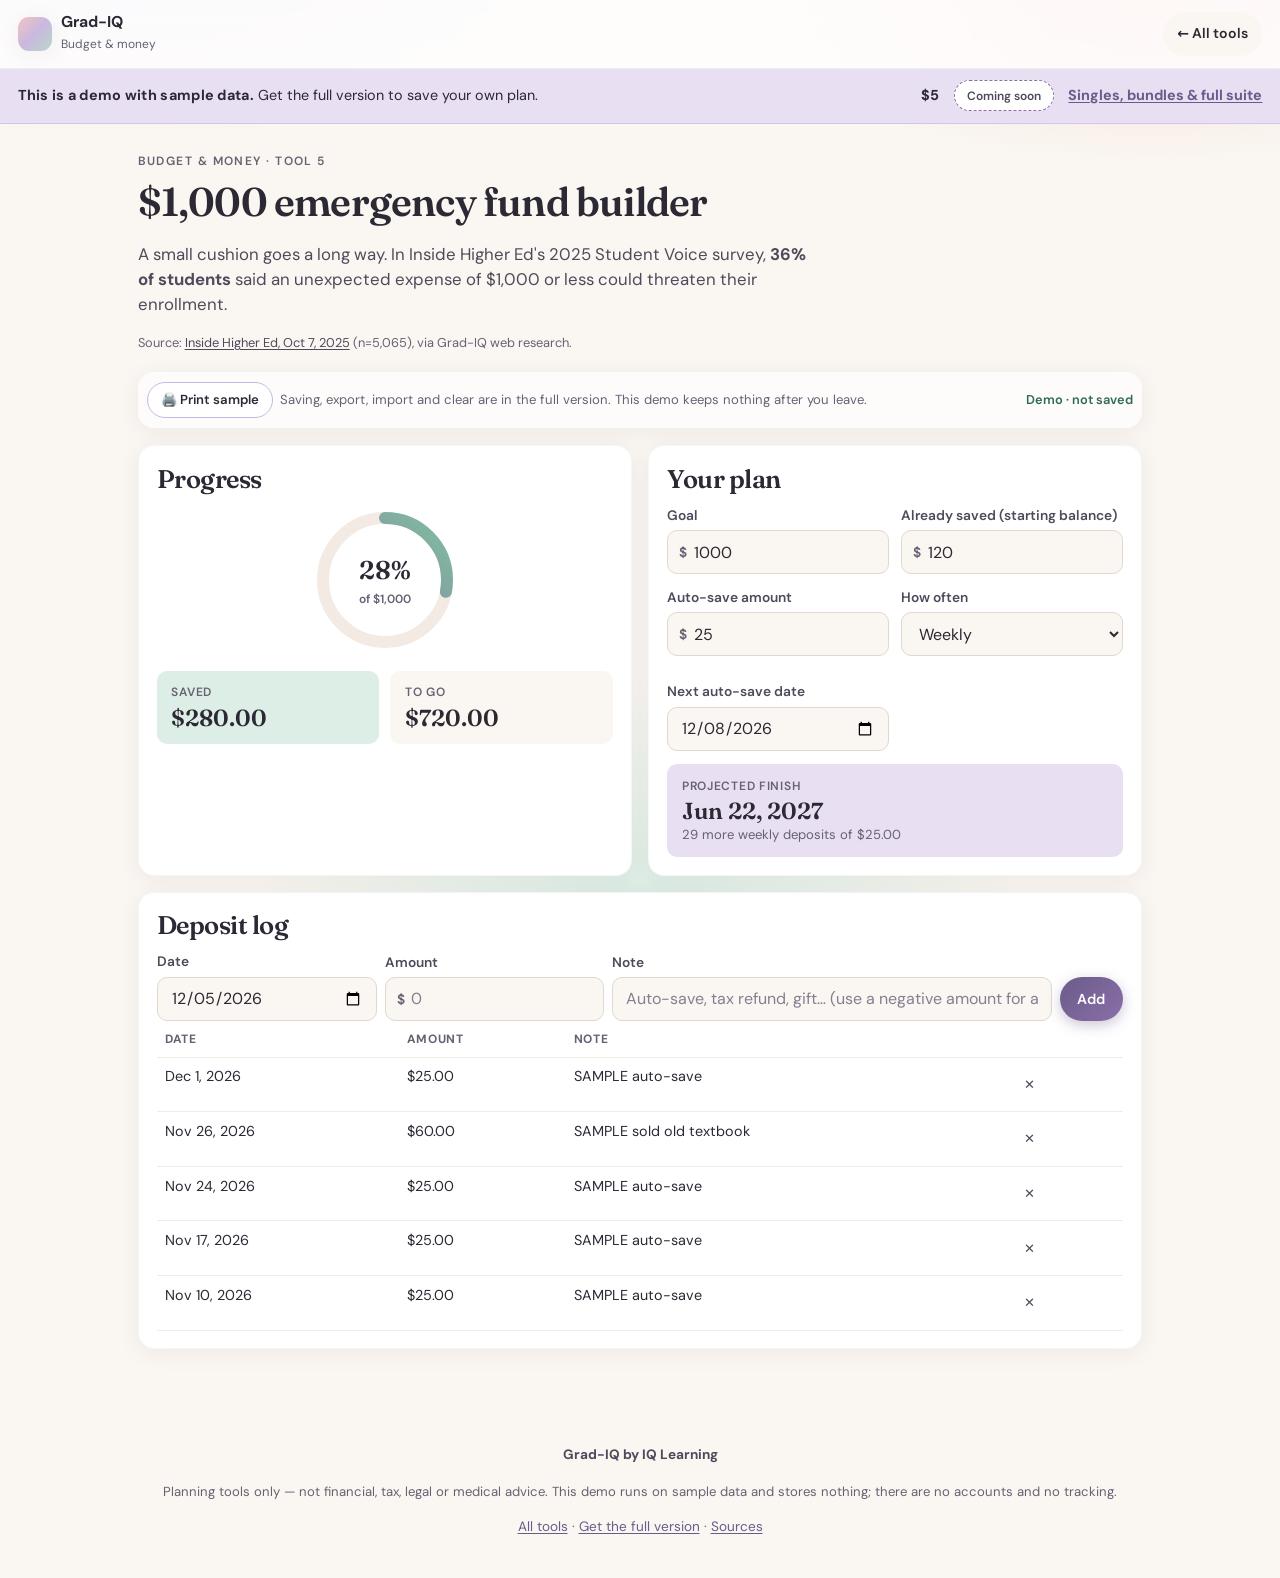
<file: emergency-fund/index.html>
<!DOCTYPE html>
<html lang="en">
<head>
<meta charset="UTF-8"><meta name="viewport" content="width=device-width, initial-scale=1, viewport-fit=cover">
<title>$1,000 Emergency Fund Builder · Grad-IQ</title>
<meta name="description" content="Build a $1,000 emergency fund with a recurring auto-save, a projected finish date, a deposit log and a progress ring.">
<link rel="icon" href="../assets/favicon.svg" type="image/svg+xml">
<link rel="stylesheet" href="../assets/css/gradiq.css">
</head>
<body data-root=".." >
<main id="main" class="wrap">
  <div class="page-head">
    <p class="eyebrow">Budget &amp; money · Tool 5</p>
    <h1>$1,000 emergency fund builder</h1>
    <p class="lede">A small cushion goes a long way. In Inside Higher Ed's 2025 Student Voice survey, <strong>36% of students</strong> said an unexpected expense of $1,000 or less could threaten their enrollment.</p>
    <p class="source">Source: <a href="https://www.insidehighered.com/news/student-success/academic-life/2025/10/07/students-struggle-surprise-costs-dont-know-about-help" target="_blank" rel="noopener">Inside Higher Ed, Oct 7, 2025</a> (n=5,065), via Grad-IQ web research.</p>
  </div>
  <div id="gq-toolbar"></div>

  <div class="grid two">
    <section class="card" aria-labelledby="prog-h">
      <h2 id="prog-h">Progress</h2>
      <div class="ring-wrap" id="ring" role="img" aria-label="Progress"></div>
      <div class="stat-grid" id="stats" style="margin-top:1rem;grid-template-columns:1fr 1fr"></div>
    </section>
    <section class="card" aria-labelledby="plan-h">
      <h2 id="plan-h">Your plan</h2>
      <div class="field-row">
        <label class="field">Goal<span class="money"><input type="number" inputmode="decimal" min="1" data-bind="goal"></span></label>
        <label class="field">Already saved (starting balance)<span class="money"><input type="number" inputmode="decimal" min="0" placeholder="0" data-bind="start"></span></label>
      </div>
      <div class="field-row">
        <label class="field">Auto-save amount<span class="money"><input type="number" inputmode="decimal" min="0" placeholder="e.g. 25" data-bind="auto"></span></label>
        <label class="field">How often<select data-bind="freq"><option value="weekly">Weekly</option><option value="biweekly">Every 2 weeks</option><option value="monthly">Monthly</option></select></label>
        <label class="field">Next auto-save date<input type="date" data-bind="nextDate"></label>
      </div>
      <div id="projection"></div>
    </section>
  </div>

  <section class="card" aria-labelledby="log-h">
    <h2 id="log-h">Deposit log</h2>
    <form id="depform" class="row-line no-print" style="--cols: 1fr 1fr 2fr auto" onsubmit="return false">
      <label class="field">Date<input type="date" id="d-date"></label>
      <label class="field">Amount<span class="money"><input type="number" inputmode="decimal" id="d-amt" step="0.01" placeholder="0"></span></label>
      <label class="field">Note<input type="text" id="d-note" placeholder="Auto-save, tax refund, gift… (use a negative amount for a withdrawal)"></label>
      <button type="submit" class="btn primary" data-action="addDep">Add</button>
    </form>
    <div class="table-scroll"><table class="data" id="deps"></table></div>
  </section>
</main>
<script src="../config.js"></script>
<script src="../assets/js/common.js"></script>
<script src="app.js"></script>
</body>
</html>
</file>
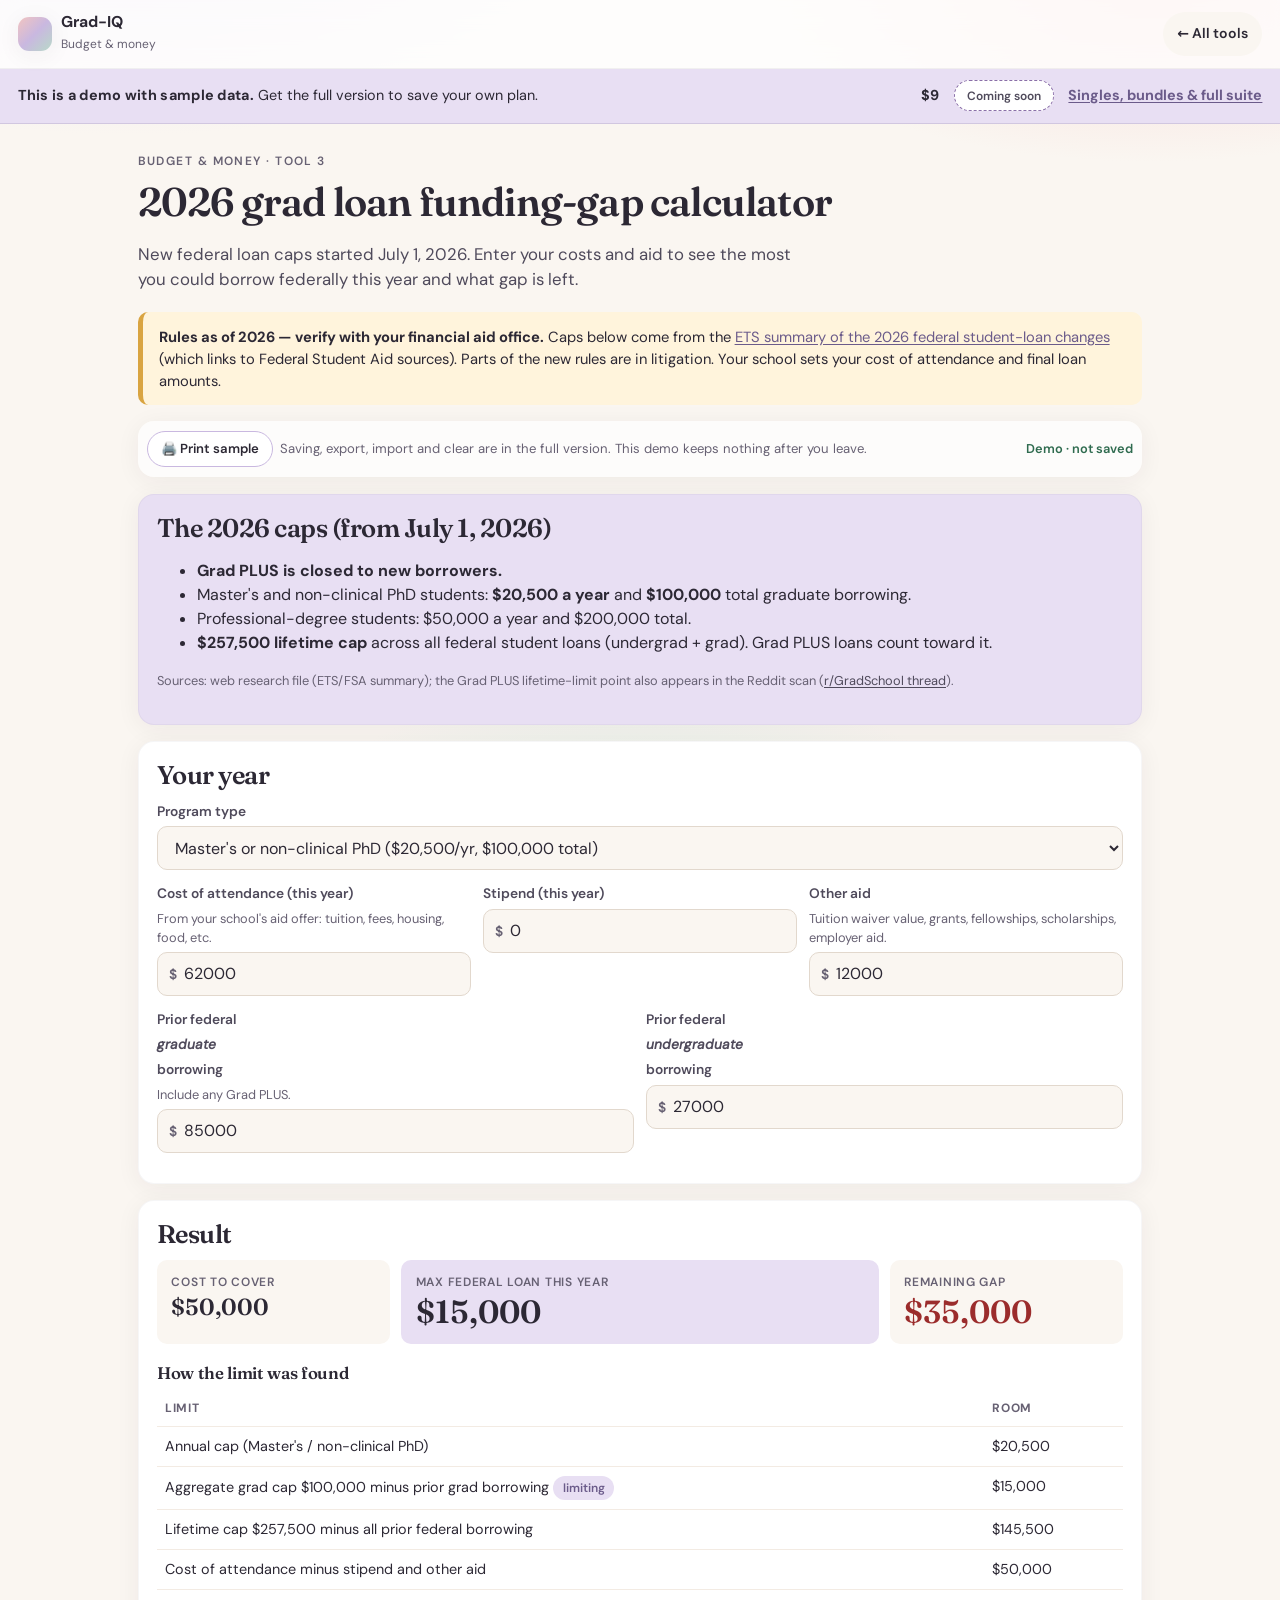
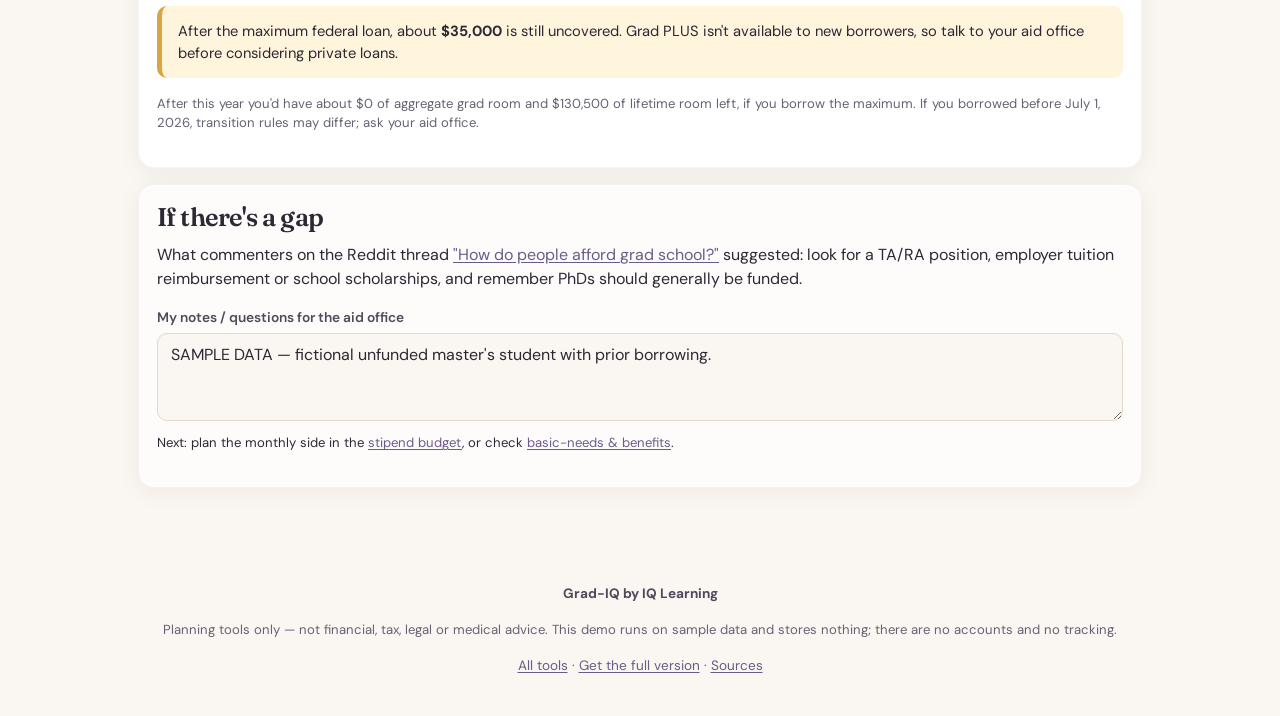
<file: loan-gap/index.html>
<!DOCTYPE html>
<html lang="en">
<head>
<meta charset="UTF-8"><meta name="viewport" content="width=device-width, initial-scale=1, viewport-fit=cover">
<title>2026 Grad Loan Funding-Gap Calculator · Grad-IQ</title>
<meta name="description" content="See how much you can borrow in federal grad loans under the July 1, 2026 caps and how big your remaining funding gap is.">
<link rel="icon" href="../assets/favicon.svg" type="image/svg+xml">
<link rel="stylesheet" href="../assets/css/gradiq.css">
</head>
<body data-root=".." >
<main id="main" class="wrap">
  <div class="page-head">
    <p class="eyebrow">Budget &amp; money · Tool 3</p>
    <h1>2026 grad loan funding-gap calculator</h1>
    <p class="lede">New federal loan caps started July 1, 2026. Enter your costs and aid to see the most you could borrow federally this year and what gap is left.</p>
  </div>
  <div class="notice warn" role="note">
    <p><strong>Rules as of 2026 — verify with your financial aid office.</strong> Caps below come from the <a href="https://www.ets.org/grad-school-journey/student-loan-changes-2026.html" target="_blank" rel="noopener">ETS summary of the 2026 federal student-loan changes</a> (which links to Federal Student Aid sources). Parts of the new rules are in litigation. Your school sets your cost of attendance and final loan amounts.</p>
  </div>
  <div id="gq-toolbar"></div>

  <section class="card lav" aria-labelledby="caps-h">
    <h2 id="caps-h">The 2026 caps (from July 1, 2026)</h2>
    <ul>
      <li><strong>Grad PLUS is closed to new borrowers.</strong></li>
      <li>Master's and non-clinical PhD students: <strong>$20,500 a year</strong> and <strong>$100,000</strong> total graduate borrowing.</li>
      <li>Professional-degree students: $50,000 a year and $200,000 total.</li>
      <li><strong>$257,500 lifetime cap</strong> across all federal student loans (undergrad + grad). Grad PLUS loans count toward it.</li>
    </ul>
    <p class="source">Sources: web research file (ETS/FSA summary); the Grad PLUS lifetime-limit point also appears in the Reddit scan (<a href="https://www.reddit.com/r/GradSchool/comments/1szyoyc/grad_plus_loans_will_count_toward_257500_lifetime/" target="_blank" rel="noopener">r/GradSchool thread</a>).</p>
  </section>

  <section class="card" aria-labelledby="in-h">
    <h2 id="in-h">Your year</h2>
    <label class="field">Program type
      <select data-bind="program"><option value="grad">Master's or non-clinical PhD ($20,500/yr, $100,000 total)</option><option value="prof">Professional degree ($50,000/yr, $200,000 total)</option></select></label>
    <div class="field-row">
      <label class="field">Cost of attendance (this year)<span class="hint">From your school's aid offer: tuition, fees, housing, food, etc.</span><span class="money"><input type="number" inputmode="decimal" min="0" placeholder="0" data-bind="coa"></span></label>
      <label class="field">Stipend (this year)<span class="money"><input type="number" inputmode="decimal" min="0" placeholder="0" data-bind="stipend"></span></label>
      <label class="field">Other aid<span class="hint">Tuition waiver value, grants, fellowships, scholarships, employer aid.</span><span class="money"><input type="number" inputmode="decimal" min="0" placeholder="0" data-bind="otherAid"></span></label>
    </div>
    <div class="field-row">
      <label class="field">Prior federal <em>graduate</em> borrowing<span class="hint">Include any Grad PLUS.</span><span class="money"><input type="number" inputmode="decimal" min="0" placeholder="0" data-bind="priorGrad"></span></label>
      <label class="field">Prior federal <em>undergraduate</em> borrowing<span class="money"><input type="number" inputmode="decimal" min="0" placeholder="0" data-bind="priorUg"></span></label>
    </div>
  </section>

  <section class="card" aria-labelledby="out-h">
    <h2 id="out-h">Result</h2>
    <div class="stat-grid" id="stats"></div>
    <h3 style="margin-top:1.2rem">How the limit was found</h3>
    <div class="table-scroll"><table class="data" id="limits"></table></div>
    <div id="gapnote" style="margin-top:1rem"></div>
  </section>

  <section class="card soft" aria-labelledby="ideas-h">
    <h2 id="ideas-h">If there's a gap</h2>
    <p>What commenters on the Reddit thread <a href="https://www.reddit.com/r/GradSchool/comments/1tjlmvl/how_do_people_afford_grad_school/" target="_blank" rel="noopener">"How do people afford grad school?"</a> suggested: look for a TA/RA position, employer tuition reimbursement or school scholarships, and remember PhDs should generally be funded.</p>
    <label class="field">My notes / questions for the aid office<textarea data-bind="notes" placeholder="Ask about: assistantships, fellowships, a cost-of-attendance adjustment, payment plans…"></textarea></label>
    <p class="small no-print">Next: plan the monthly side in the <a href="../stipend-budget/">stipend budget</a>, or check <a href="../basic-needs/">basic-needs &amp; benefits</a>.</p>
  </section>
</main>
<script src="../config.js"></script>
<script src="../assets/js/common.js"></script>
<script src="app.js"></script>
</body>
</html>
</file>
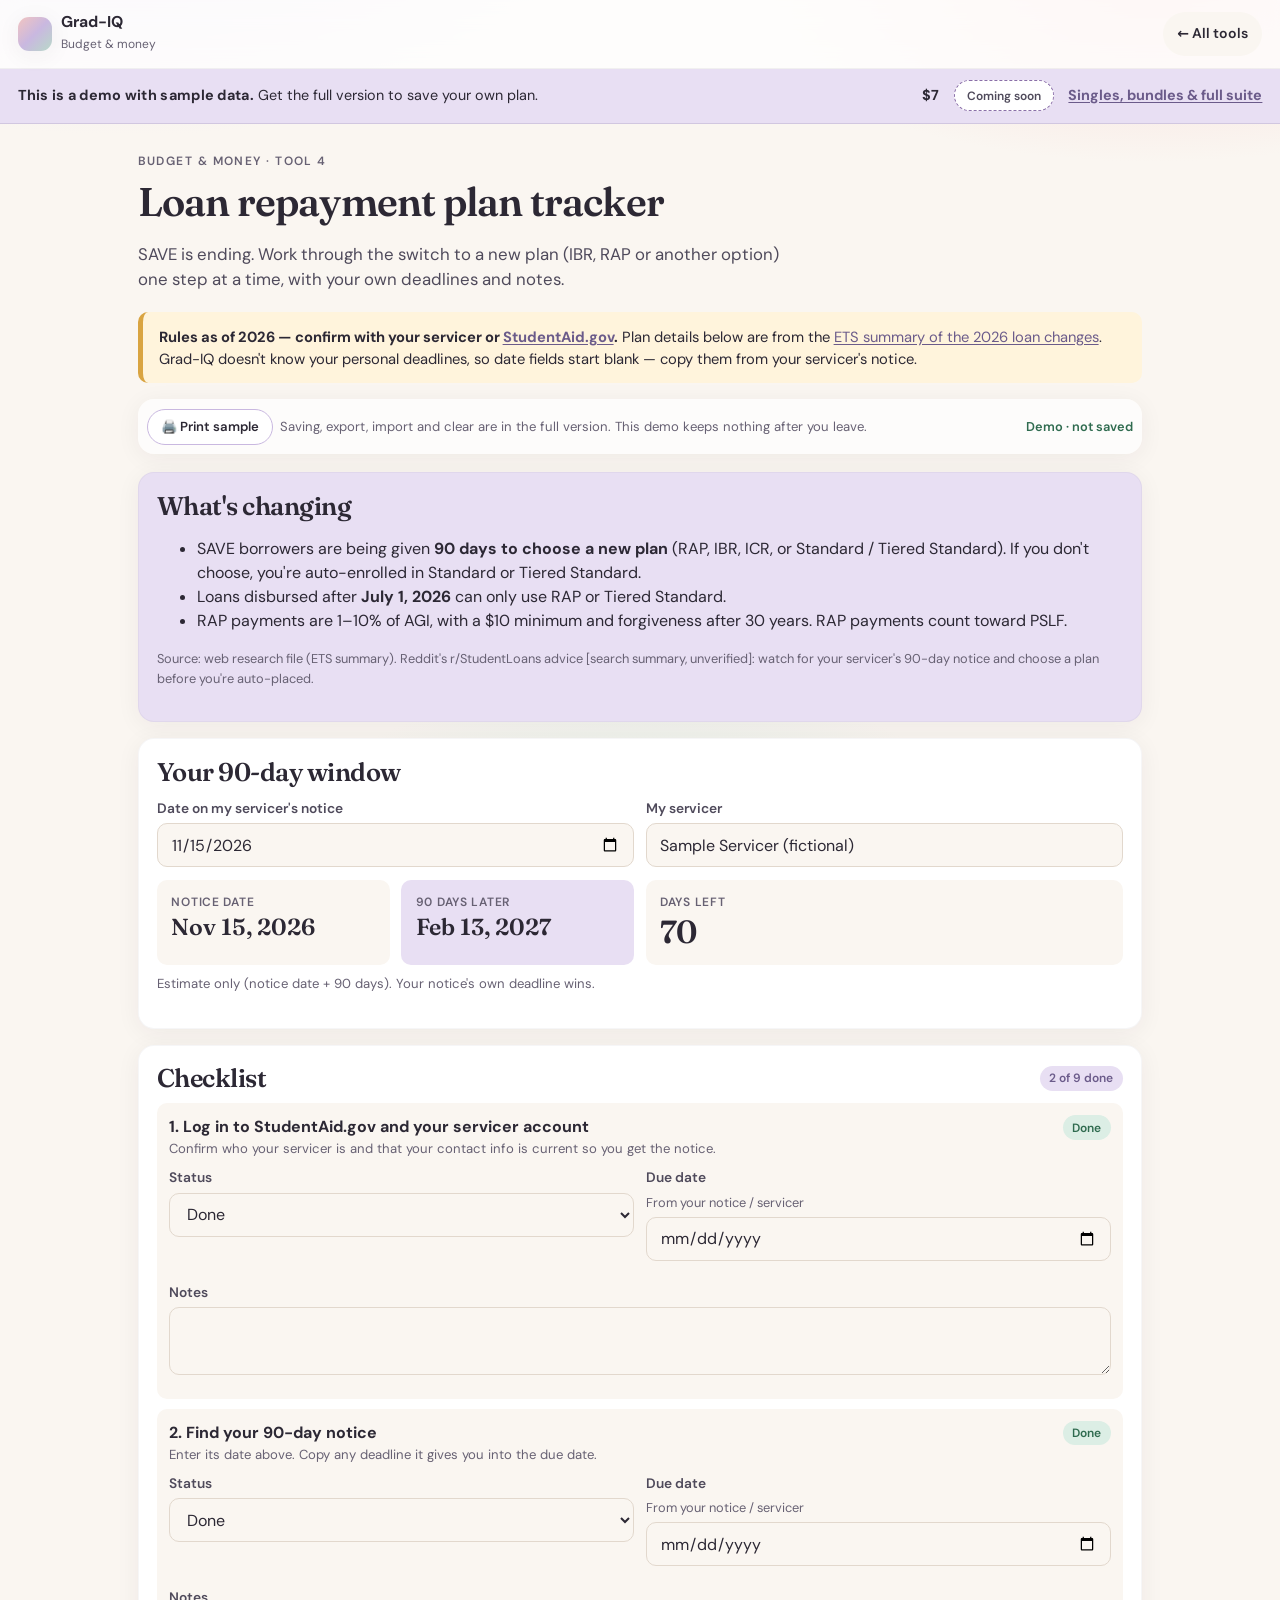
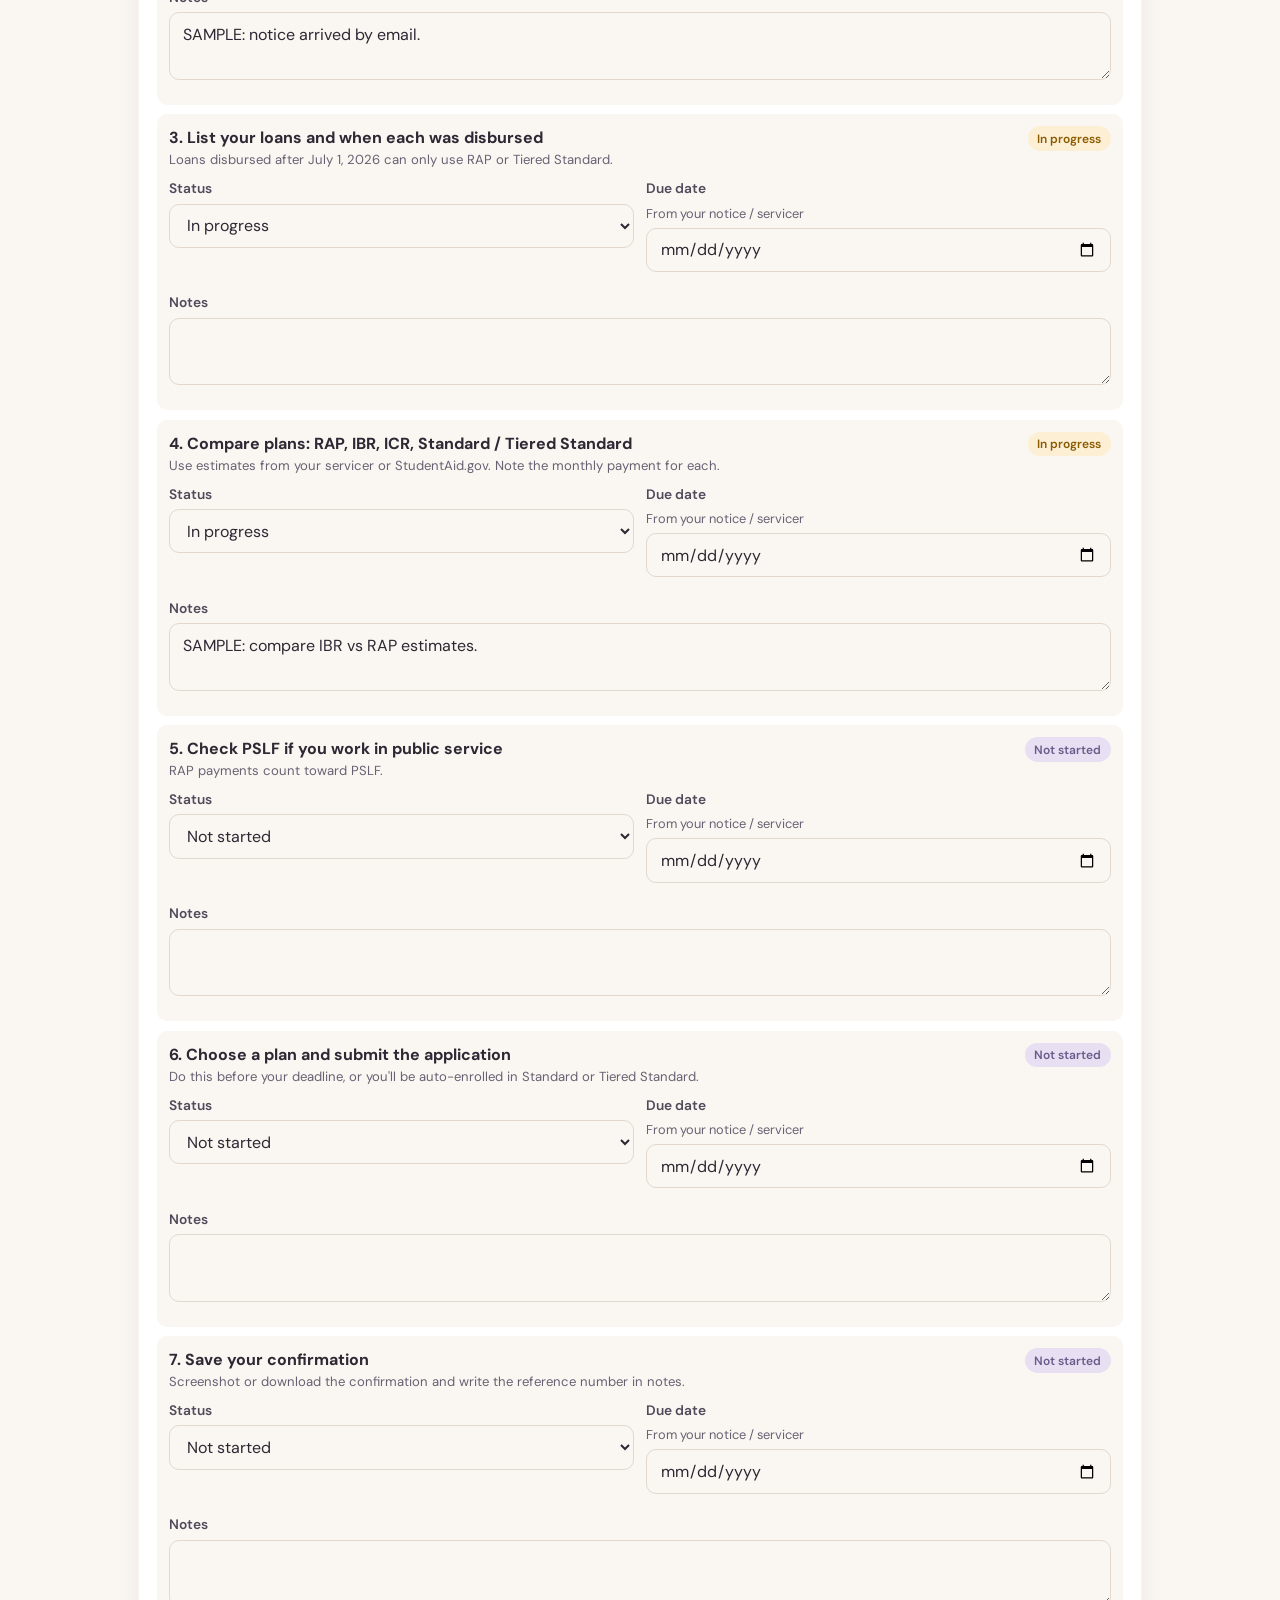
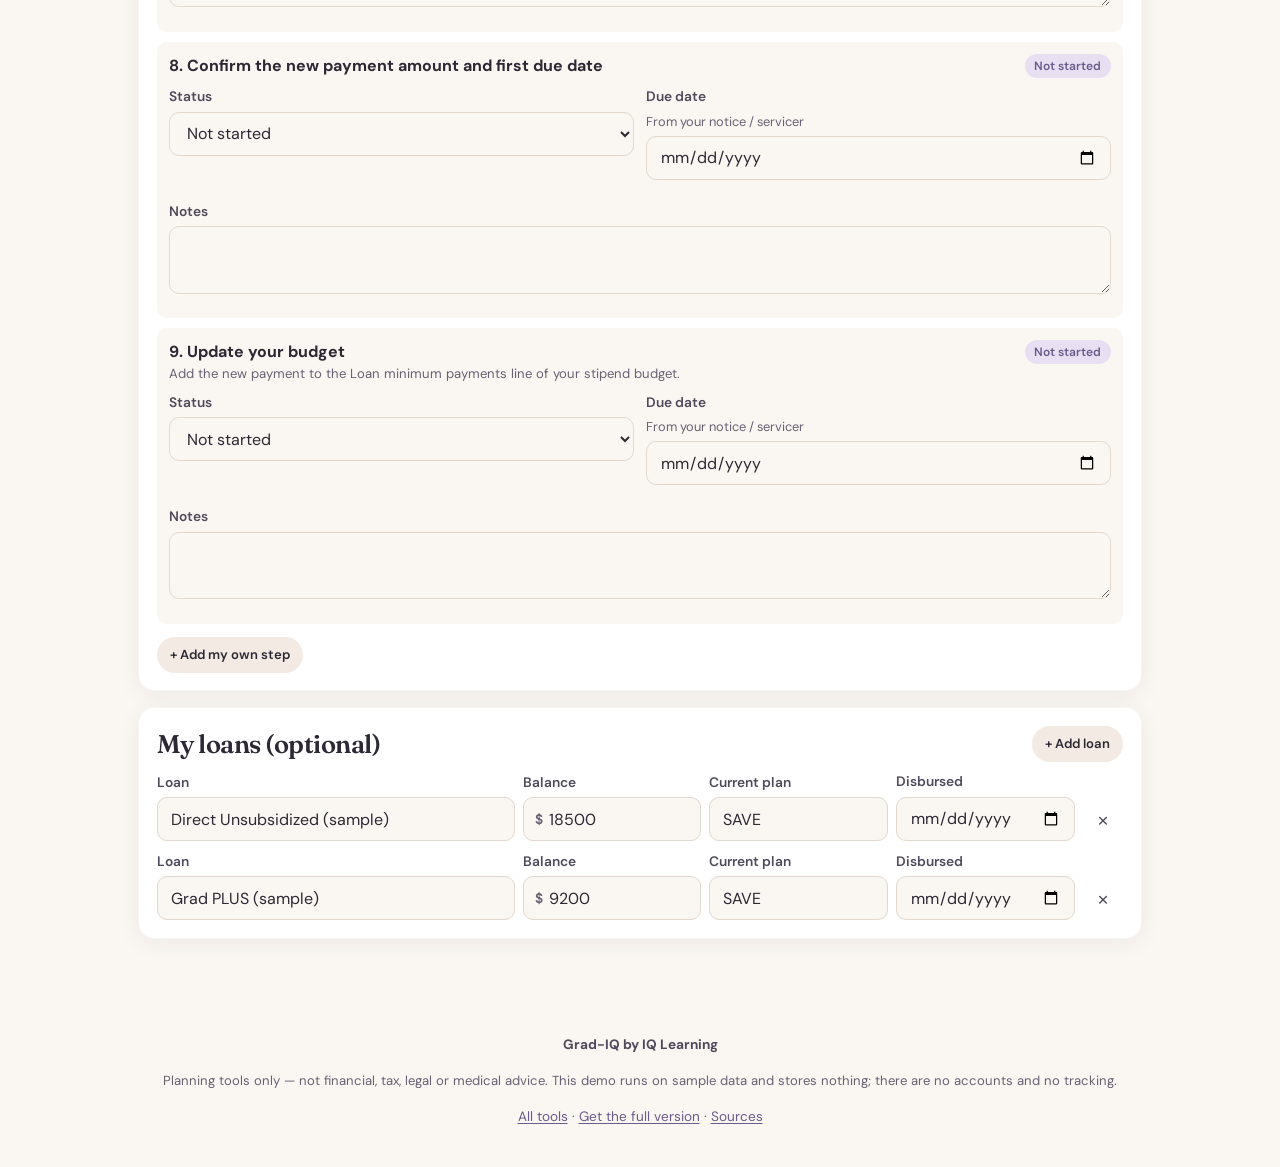
<file: loan-repayment/index.html>
<!DOCTYPE html>
<html lang="en">
<head>
<meta charset="UTF-8"><meta name="viewport" content="width=device-width, initial-scale=1, viewport-fit=cover">
<title>Loan Repayment Plan Tracker · Grad-IQ</title>
<meta name="description" content="A step-by-step SAVE to IBR / RAP transition checklist with your own deadlines, notes and status for each step.">
<link rel="icon" href="../assets/favicon.svg" type="image/svg+xml">
<link rel="stylesheet" href="../assets/css/gradiq.css">
</head>
<body data-root=".." >
<main id="main" class="wrap">
  <div class="page-head">
    <p class="eyebrow">Budget &amp; money · Tool 4</p>
    <h1>Loan repayment plan tracker</h1>
    <p class="lede">SAVE is ending. Work through the switch to a new plan (IBR, RAP or another option) one step at a time, with your own deadlines and notes.</p>
  </div>
  <div class="notice warn" role="note"><p><strong>Rules as of 2026 — confirm with your servicer or <a href="https://studentaid.gov" target="_blank" rel="noopener">StudentAid.gov</a>.</strong> Plan details below are from the <a href="https://www.ets.org/grad-school-journey/student-loan-changes-2026.html" target="_blank" rel="noopener">ETS summary of the 2026 loan changes</a>. Grad-IQ doesn't know your personal deadlines, so date fields start blank — copy them from your servicer's notice.</p></div>
  <div id="gq-toolbar"></div>

  <section class="card lav" aria-labelledby="facts-h">
    <h2 id="facts-h">What's changing</h2>
    <ul>
      <li>SAVE borrowers are being given <strong>90 days to choose a new plan</strong> (RAP, IBR, ICR, or Standard / Tiered Standard). If you don't choose, you're auto-enrolled in Standard or Tiered Standard.</li>
      <li>Loans disbursed after <strong>July 1, 2026</strong> can only use RAP or Tiered Standard.</li>
      <li>RAP payments are 1–10% of AGI, with a $10 minimum and forgiveness after 30 years. RAP payments count toward PSLF.</li>
    </ul>
    <p class="source">Source: web research file (ETS summary). Reddit's r/StudentLoans advice [search summary, unverified]: watch for your servicer's 90-day notice and choose a plan before you're auto-placed.</p>
  </section>

  <section class="card" aria-labelledby="notice-h">
    <h2 id="notice-h">Your 90-day window</h2>
    <div class="field-row">
      <label class="field">Date on my servicer's notice<input type="date" data-bind="noticeDate"></label>
      <label class="field">My servicer<input type="text" data-bind="servicer" placeholder="Servicer name"></label>
    </div>
    <div id="window"></div>
  </section>

  <section class="card" aria-labelledby="steps-h">
    <div class="card-head"><h2 id="steps-h">Checklist</h2><span class="pill lav" id="progress"></span></div>
    <div class="rows" id="steps"></div>
    <button type="button" class="btn sm no-print" data-action="addStep" style="margin-top:.8rem">+ Add my own step</button>
  </section>

  <section class="card" aria-labelledby="loans-h">
    <div class="card-head"><h2 id="loans-h">My loans (optional)</h2><button type="button" class="btn sm no-print" data-action="addLoan">+ Add loan</button></div>
    <div class="rows" id="loans"></div>
  </section>
</main>
<script src="../config.js"></script>
<script src="../assets/js/common.js"></script>
<script src="app.js"></script>
</body>
</html>
</file>
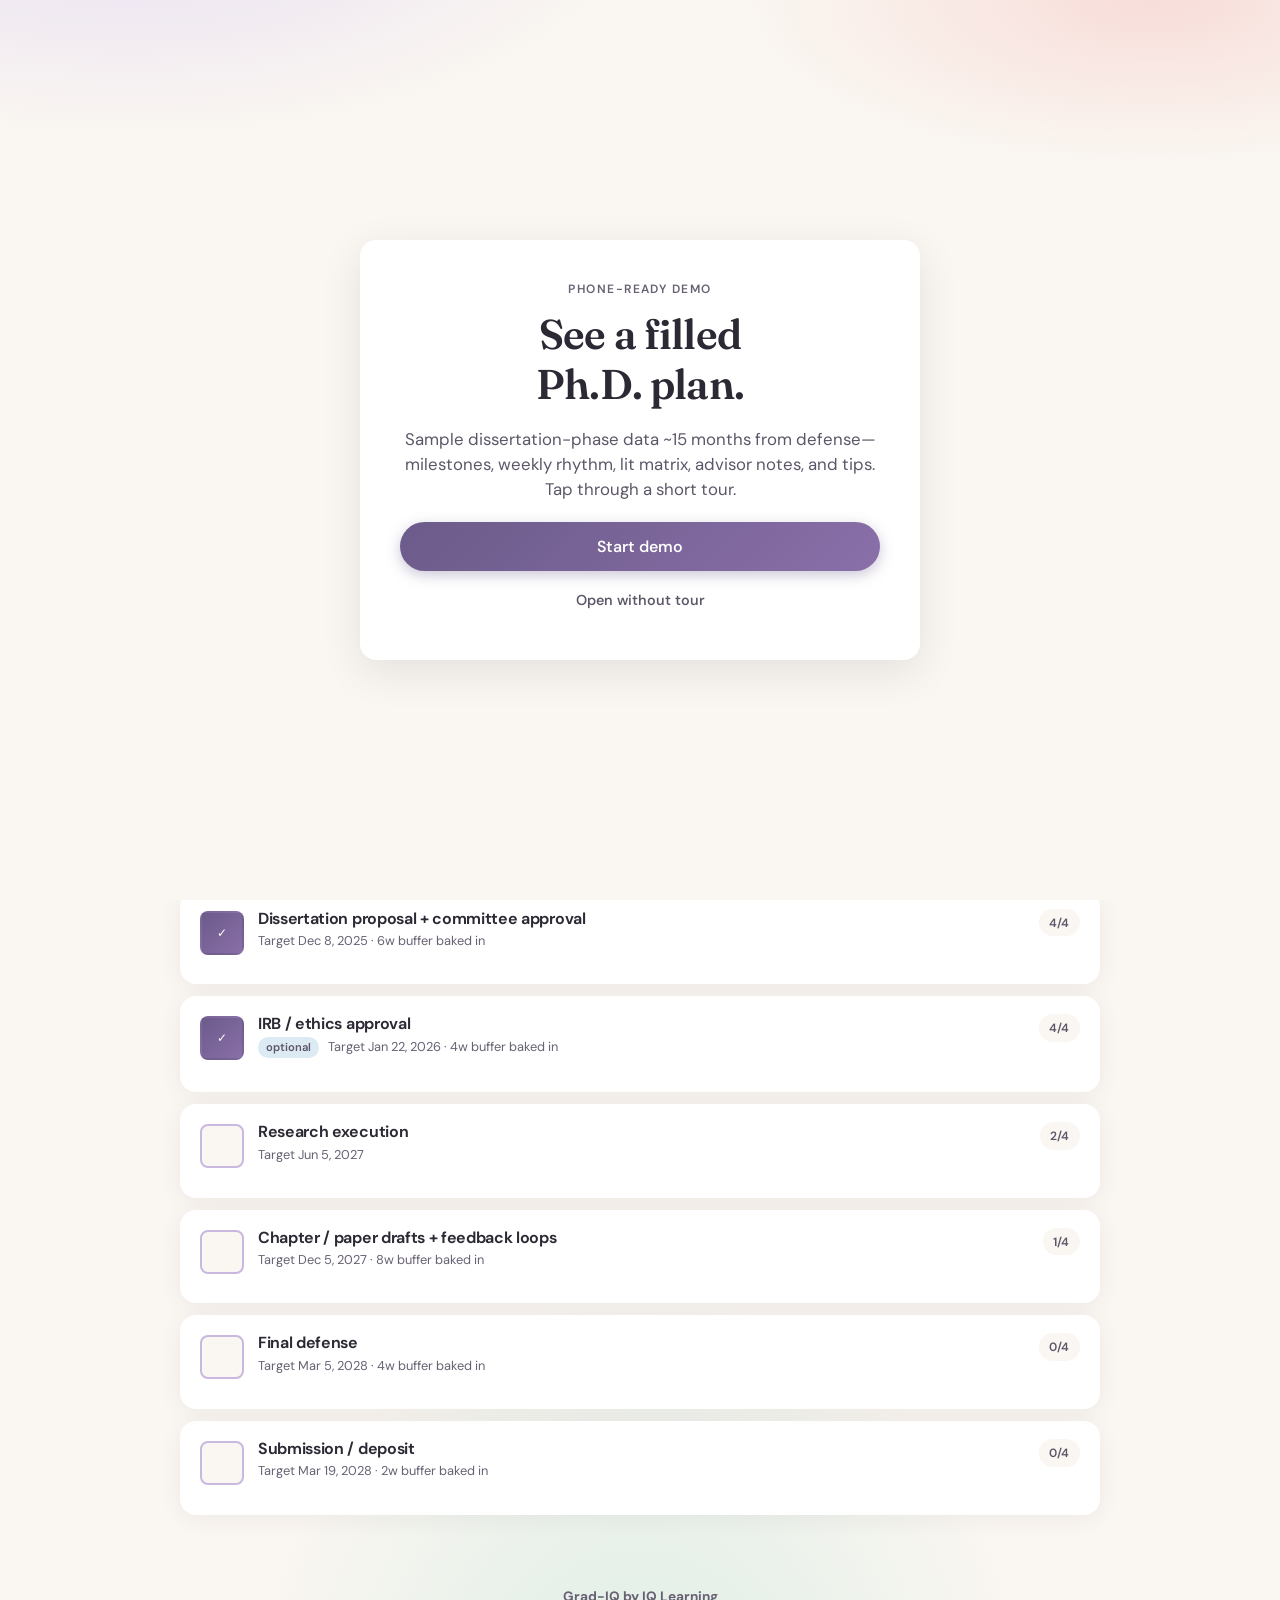
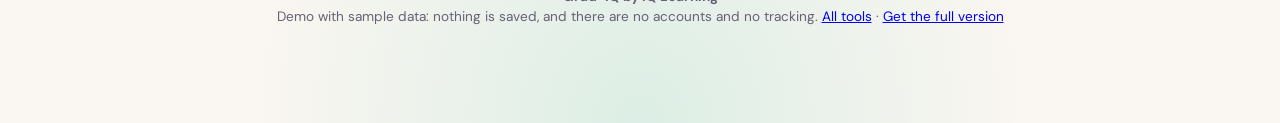
<file: milestones/index.html>
<!DOCTYPE html>
<html lang="en">
<head>
  <meta charset="UTF-8" />
  <meta name="viewport" content="width=device-width, initial-scale=1.0, viewport-fit=cover" />
  <title>Grad Milestones Planner · Grad-IQ</title>
  <link rel="icon" href="../assets/favicon.svg" type="image/svg+xml" />
  <style>@font-face{font-family:"DM Sans";src:url("../assets/fonts/dmsans.woff2") format("woff2");font-weight:400 700;font-display:swap}@font-face{font-family:"DM Sans";src:url("../assets/fonts/dmsans-italic.woff2") format("woff2");font-style:italic;font-weight:400;font-display:swap}@font-face{font-family:"Fraunces";src:url("../assets/fonts/fraunces.woff2") format("woff2");font-weight:500 700;font-display:swap}</style>
  <link rel="stylesheet" href="styles.css" />
</head>
<body>
    <!-- Demo splash (shown briefly when ?demo=1 first lands) -->
    <section id="demo-splash" class="demo-splash hidden" aria-label="Start demo">
      <div class="flow-card welcome-card">
        <p class="eyebrow">Phone-ready demo</p>
        <h1>See a filled<br />Ph.D. plan.</h1>
        <p class="lede">
          Sample dissertation-phase data ~15 months from defense—milestones, weekly rhythm,
          lit matrix, advisor notes, and tips. Tap through a short tour.
        </p>
        <div class="welcome-actions">
          <button type="button" class="btn primary lg" id="btn-start-demo">Start demo</button>
          <button type="button" class="btn ghost" id="btn-skip-demo-tour">Open without tour</button>
        </div>
      </div>
    </section>

    <!-- Demo mode banner -->
    <div id="demo-banner" class="demo-banner hidden" role="status">
      <strong>Demo mode</strong>
      <span>Sample Ph.D. dissertation plan</span>
      <div class="demo-actions">
        <button type="button" class="btn" id="btn-demo-tour">Tour</button>
        <button type="button" class="btn" id="btn-reset-demo">Reset demo</button>
      </div>
    </div>

    <!-- Mobile bottom nav -->
    <nav id="bottom-nav" class="bottom-nav" aria-label="Mobile views" hidden>
      <button type="button" data-view="milestones" class="active"><span class="bn-icon" aria-hidden="true">🗺️</span>Map</button>
      <button type="button" data-view="week"><span class="bn-icon" aria-hidden="true">📅</span>Week</button>
      <button type="button" data-view="lit"><span class="bn-icon" aria-hidden="true">📚</span>Lit</button>
      <button type="button" data-view="advisor"><span class="bn-icon" aria-hidden="true">🗣️</span>Advisor</button>
      <button type="button" data-view="tips"><span class="bn-icon" aria-hidden="true">💡</span>Tips</button>
    </nav>

    <!-- Coach-mark tour overlay -->
    <div id="tour-overlay" class="tour-overlay hidden" role="dialog" aria-modal="true" aria-labelledby="tour-title">
      <div class="tour-dim" id="tour-dim"></div>
      <div class="tour-spotlight" id="tour-spotlight" hidden></div>
      <div class="tour-card" id="tour-card">
        <p class="tour-step" id="tour-step-label">1 of 5</p>
        <h3 id="tour-title">Title</h3>
        <p id="tour-body">Body</p>
        <div class="tour-nav">
          <div class="tour-dots" id="tour-dots" aria-hidden="true"></div>
          <button type="button" class="tour-skip" id="btn-tour-skip">Skip</button>
          <button type="button" class="btn primary sm" id="btn-tour-next">Next</button>
        </div>
      </div>
    </div>

    <div id="app">
    <!-- Welcome / guided setup -->
    <section id="welcome" class="screen" aria-label="Welcome">
      <div class="flow-card welcome-card">
        <p class="eyebrow">Grad-IQ · Tool 14</p>
        <h1>Milestones,<br />not mayhem.</h1>
        <p class="lede">
          A calm planner for Master’s and Ph.D. work—map the long arc, protect writing time,
          and keep buffers before every hard deadline.
        </p>

        <div class="degree-toggle" role="group" aria-label="Degree type">
          <button type="button" class="degree-btn" data-degree="masters" id="deg-masters">
            <span class="deg-icon" aria-hidden="true">📜</span>
            <strong>Master’s</strong>
            <span>Coursework + capstone/thesis · shorter cycle</span>
          </button>
          <button type="button" class="degree-btn selected" data-degree="phd" id="deg-phd">
            <span class="deg-icon" aria-hidden="true">🔬</span>
            <strong>Ph.D.</strong>
            <span>Long research arc · sparse deadlines · write from day one</span>
          </button>
        </div>

        <div class="setup-fields">
          <label class="field">
            <span>Target defense / graduation</span>
            <input type="date" id="target-date" />
          </label>
          <label class="field">
            <span>Program start <em>(optional)</em></span>
            <input type="date" id="start-date" />
          </label>
        </div>
        <p class="muted hint" id="setup-hint">We’ll work backward with committee-review buffers and suggest milestone dates you can edit.</p>

        <div class="welcome-actions">
          <button type="button" class="btn primary lg" id="btn-begin">Build my milestone map</button>
          <button type="button" class="btn ghost" id="btn-skip-setup">Skip to planner</button>
          <a class="link-quiet" href="../index.html">← All Grad-IQ tools</a>
        </div>
      </div>
    </section>

    <!-- Guided setup steps (7 principles) -->
    <section id="guided" class="screen hidden" aria-label="Guided setup">
      <header class="flow-top">
        <div class="brand">
          <span class="logo-mark" aria-hidden="true"></span>
          <div>
            <strong>Setup</strong>
            <span class="brand-sub" id="guided-badge">Ph.D.</span>
          </div>
        </div>
        <div class="progress-wrap">
          <div class="progress-meta">
            <span id="guided-step-label">Step 1 of 7</span>
            <span id="guided-step-title">Milestone map</span>
          </div>
          <div class="progress-track" role="progressbar" aria-valuemin="1" aria-valuemax="7" aria-valuenow="1" id="guided-progress">
            <div class="progress-fill" id="guided-fill"></div>
          </div>
        </div>
      </header>
      <main class="flow-main">
        <div class="flow-card step-card" id="guided-panel"></div>
      </main>
      <footer class="flow-nav">
        <button type="button" class="btn ghost lg" id="btn-guided-back">Back</button>
        <button type="button" class="btn primary lg" id="btn-guided-next">Next</button>
      </footer>
    </section>

    <!-- Main planner -->
    <section id="main" class="screen hidden" aria-label="Grad milestones planner">
      <header class="topbar">
        <div class="brand">
          <span class="logo-mark" aria-hidden="true"></span>
          <div>
            <strong>Grad-IQ</strong>
            <span class="brand-sub" id="degree-badge" data-tour="degree">Ph.D.</span>
          </div>
        </div>
        <nav class="nav-tabs" role="tablist" data-tour="tabs" aria-label="Main views">
          <button type="button" class="nav-tab active" data-view="milestones" role="tab" aria-selected="true">Milestones</button>
          <button type="button" class="nav-tab" data-view="week" role="tab" aria-selected="false">Week</button>
          <button type="button" class="nav-tab" data-view="lit" role="tab" aria-selected="false">Lit</button>
          <button type="button" class="nav-tab" data-view="advisor" role="tab" aria-selected="false">Advisor</button>
          <button type="button" class="nav-tab" data-view="tips" role="tab" aria-selected="false">Tips</button>
        </nav>
        <div class="top-actions">
          <button type="button" class="btn ghost sm" id="btn-print" title="Print">Print</button>
          <button type="button" class="btn ghost sm" id="btn-settings" title="Settings">Setup</button>
        </div>
      </header>

      <main class="main-body">
        <!-- Milestones view -->
        <div id="view-milestones" class="view active" data-tour="milestones" role="tabpanel">
          <div class="view-header">
            <div>
              <p class="eyebrow">Your arc</p>
              <h2>Milestone map</h2>
              <p class="muted" id="timeline-summary">Working toward defense — edit dates anytime.</p>
            </div>
            <div class="progress-ring-wrap" aria-label="Overall progress">
              <svg class="progress-ring" viewBox="0 0 72 72" width="72" height="72">
                <circle class="ring-bg" cx="36" cy="36" r="30" />
                <circle class="ring-fg" id="progress-ring" cx="36" cy="36" r="30" />
              </svg>
              <span class="ring-label" id="progress-pct">0%</span>
            </div>
          </div>

          <div class="gantt-legend">
            <span class="leg"><i class="dot blush"></i> Coursework</span>
            <span class="leg"><i class="dot lavender"></i> Gates</span>
            <span class="leg"><i class="dot mint"></i> Research</span>
            <span class="leg"><i class="dot sky"></i> Writing / defense</span>
          </div>

          <div class="gantt" id="gantt" aria-label="Timeline" data-tour="gantt"></div>

          <div class="milestone-list" id="milestone-list" data-tour="ms-list"></div>
        </div>

        <!-- Weekly planner -->
        <div id="view-week" class="view" data-tour="week" role="tabpanel" hidden>
          <div class="view-header">
            <div>
              <p class="eyebrow">Rhythm</p>
              <h2>Weekly template</h2>
              <p class="muted">Dissertation-phase default — separate <strong>making</strong> from <strong>managing</strong>. Edit freely.</p>
            </div>
            <button type="button" class="btn secondary sm" id="btn-reset-week">Reset to sample</button>
          </div>
          <div class="mits-bar" data-tour="mits">
            <h3>3 MITs this week</h3>
            <div class="mits" id="mits">
              <input type="text" placeholder="Most important #1" data-mit="0" />
              <input type="text" placeholder="Most important #2" data-mit="1" />
              <input type="text" placeholder="Most important #3" data-mit="2" />
            </div>
          </div>
          <div class="week-grid" id="week-grid"></div>
          <p class="science-chip">💡 Daily writing (30–90 min) beats binge weekends. Calendar research like a job.</p>
        </div>

        <!-- Lit matrix -->
        <div id="view-lit" class="view" role="tabpanel" hidden>
          <div class="view-header">
            <div>
              <p class="eyebrow">Living matrix</p>
              <h2>Literature tracker</h2>
              <p class="muted">Spaced retrieval &gt; highlighting. Capture claims, methods, gaps — then quiz yourself.</p>
            </div>
            <button type="button" class="btn primary sm" id="btn-add-lit">+ Add paper</button>
          </div>
          <div class="lit-table-wrap">
            <table class="lit-table" id="lit-table">
              <thead>
                <tr>
                  <th>Paper / author</th>
                  <th>Methods</th>
                  <th>Key findings</th>
                  <th>Gaps / links</th>
                  <th></th>
                </tr>
              </thead>
              <tbody id="lit-body"></tbody>
            </table>
          </div>
          <p class="science-chip">🧠 High utility: retrieve claims from memory before reopening the PDF. Low utility: reread &amp; highlight alone.</p>
        </div>

        <!-- Advisor OS -->
        <div id="view-advisor" class="view" role="tabpanel" hidden>
          <div class="view-header">
            <div>
              <p class="eyebrow">Operating system</p>
              <h2>Advisor meetings</h2>
              <p class="muted">Agenda in · notes out · next deliverables agreed in writing.</p>
            </div>
            <button type="button" class="btn primary sm" id="btn-add-meeting">+ Log meeting</button>
          </div>
          <div class="advisor-form card soft">
            <label class="field">
              <span>Cadence reminder</span>
              <select id="advisor-cadence">
                <option value="weekly">Weekly</option>
                <option value="biweekly" selected>Every 2 weeks</option>
                <option value="monthly">Monthly</option>
                <option value="asneeded">As needed</option>
              </select>
            </label>
            <p class="muted tip-inline">Radio silence? Send agenda + notes; request a standing cadence; loop in committee when stuck.</p>
          </div>
          <div class="meeting-list" id="meeting-list"></div>
        </div>

        <!-- Tips / failure modes -->
        <div id="view-tips" class="view" data-tour="tips" role="tabpanel" hidden>
          <div class="view-header">
            <div>
              <p class="eyebrow">Watch-outs</p>
              <h2>Failure modes → fixes</h2>
              <p class="muted">Gentle course-corrections drawn from common grad pitfalls.</p>
            </div>
          </div>
          <div class="tips-grid" id="tips-grid"></div>
          <div class="card soft science-panel">
            <h3>Learning-science backbone</h3>
            <ul class="clean-list">
              <li><strong>Retrieval + spaced practice</strong> — high utility for quals, methods, seminal papers.</li>
              <li><strong>Highlighting / rereading</strong> — low utility alone; pair with free-recall or questions.</li>
              <li><strong>Write from day one</strong> — analysis → prose weekly; drafts as thinking, not last step.</li>
              <li><strong>20–30% slack</strong> before hard deadlines for committee revision loops.</li>
            </ul>
          </div>
        </div>
      </main>
    </section>

    <!-- Settings modal -->
    <div id="settings-modal" class="modal hidden" role="dialog" aria-modal="true" aria-labelledby="settings-title">
      <div class="modal-card">
        <h2 id="settings-title">Setup &amp; preferences</h2>
        <div class="degree-toggle compact">
          <button type="button" class="degree-btn" data-degree="masters" id="set-masters">Master’s</button>
          <button type="button" class="degree-btn" data-degree="phd" id="set-phd">Ph.D.</button>
        </div>
        <label class="field">
          <span>Target defense / graduation</span>
          <input type="date" id="set-target" />
        </label>
        <label class="field">
          <span>Program start</span>
          <input type="date" id="set-start" />
        </label>
        <div class="modal-actions">
          <button type="button" class="btn primary" id="btn-resuggest">Recalculate dates</button>
          <button type="button" class="btn ghost" id="btn-close-settings">Close</button>
        </div>
      </div>
    </div>

    <!-- Milestone detail drawer -->
    <div id="ms-drawer" class="drawer hidden" role="dialog" aria-modal="true">
      <div class="drawer-card">
        <button type="button" class="drawer-close" id="btn-close-drawer" aria-label="Close">×</button>
        <p class="eyebrow" id="drawer-eyebrow">Milestone</p>
        <h2 id="drawer-title">Title</h2>
        <label class="field">
          <span>Target date</span>
          <input type="date" id="drawer-date" />
        </label>
        <label class="field check-row">
          <input type="checkbox" id="drawer-skip" />
          <span>Mark N/A / skip (e.g. no human subjects)</span>
        </label>
        <div class="checklist" id="drawer-checklist"></div>
        <label class="field">
          <span>Notes</span>
          <textarea id="drawer-notes" rows="4" placeholder="Committee feedback, blockers, next actions…"></textarea>
        </label>
        <button type="button" class="btn primary" id="btn-save-drawer">Save</button>
      </div>
    </div>
  </div>


  <!-- Print / export surface -->
  <div id="print-root" class="print-only" aria-hidden="true"></div>

  <script src="../config.js"></script>
  <script src="app.js"></script>
  <script src="gradiq-shim.js"></script>
</body>
</html>
</file>
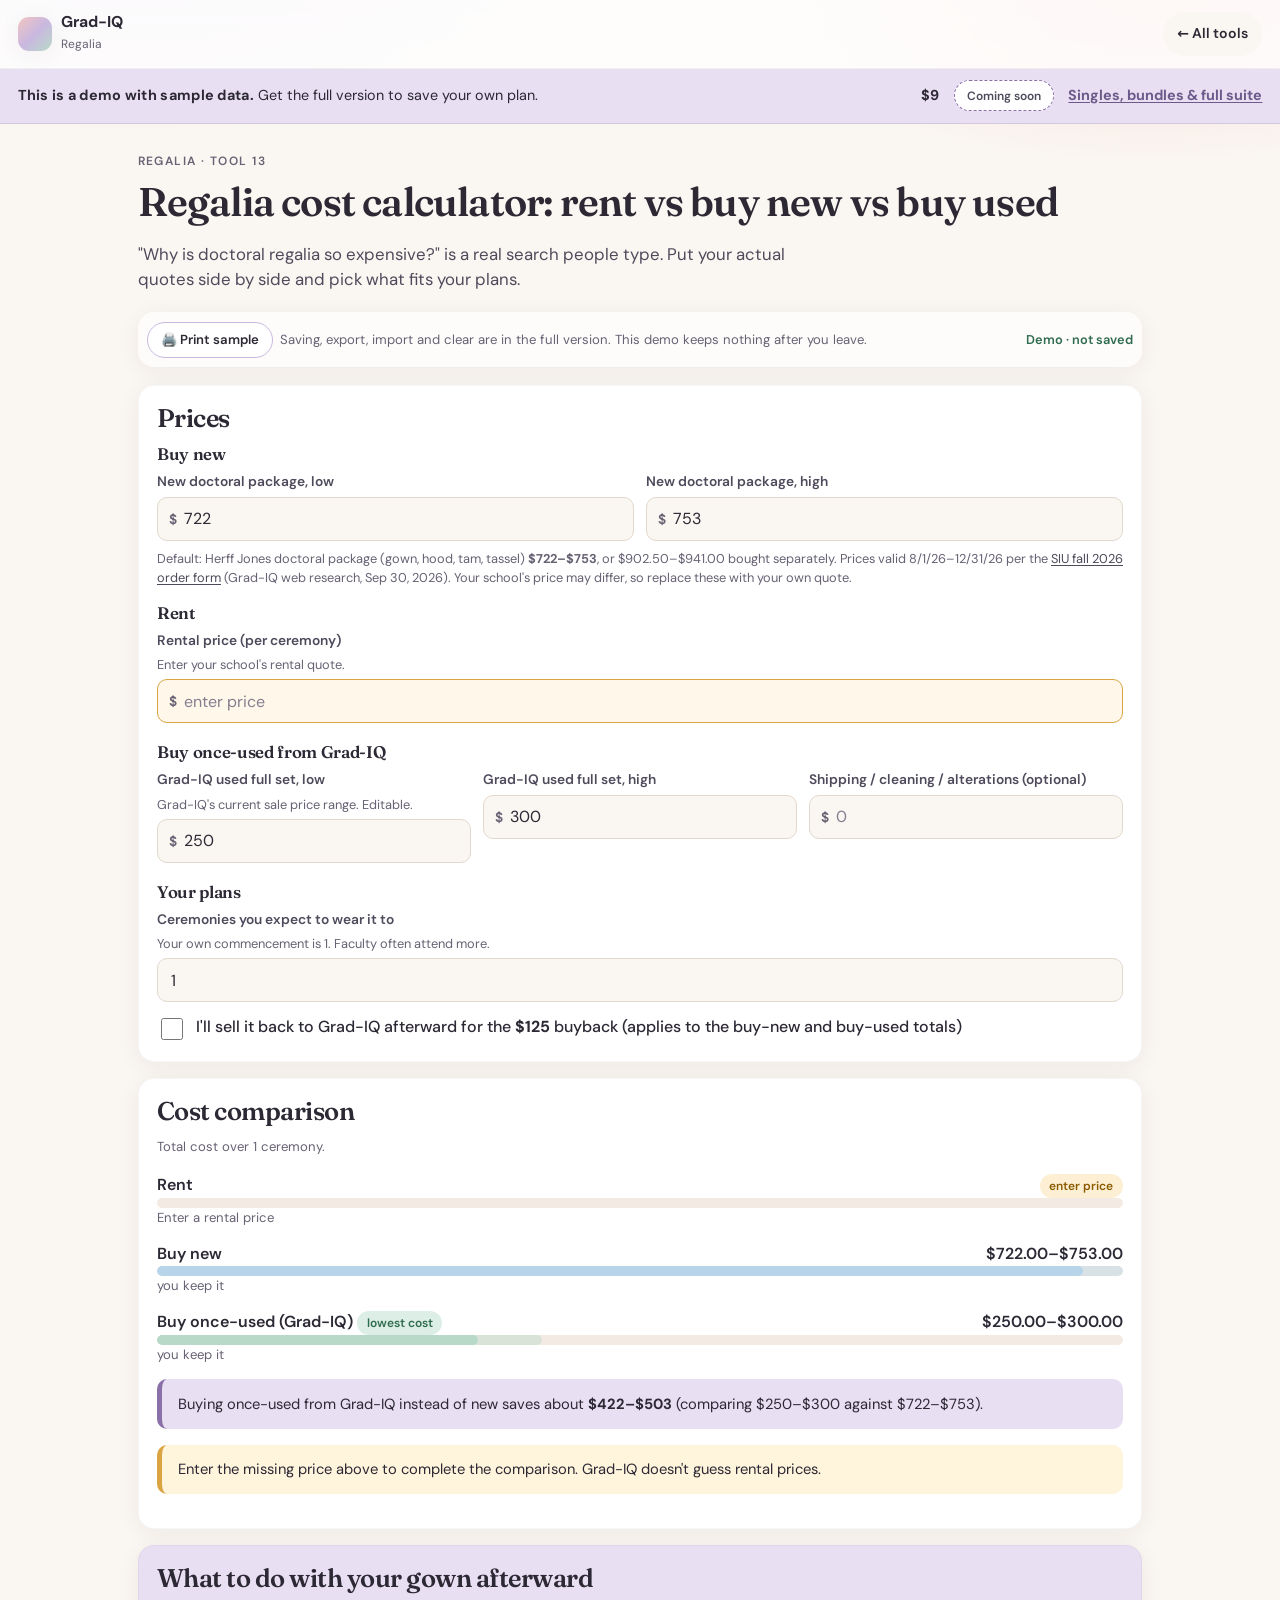
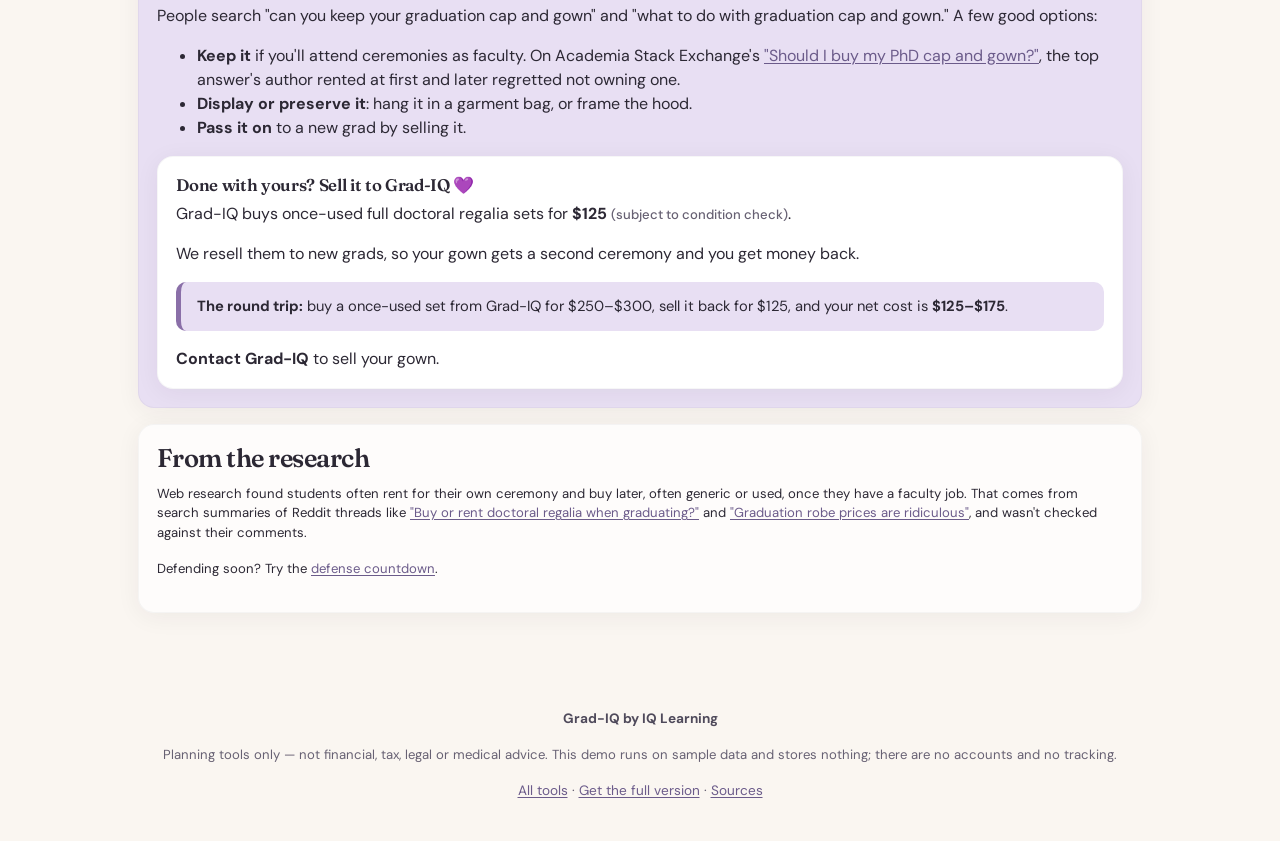
<file: regalia-calculator/index.html>
<!DOCTYPE html>
<html lang="en">
<head>
<meta charset="UTF-8"><meta name="viewport" content="width=device-width, initial-scale=1, viewport-fit=cover">
<title>Doctoral Regalia Cost Calculator: Rent vs Buy New vs Buy Used · Grad-IQ</title>
<meta name="description" content="Compare the cost of renting, buying new or buying once-used doctoral regalia, and see what to do with your gown afterward.">
<link rel="icon" href="../assets/favicon.svg" type="image/svg+xml">
<link rel="stylesheet" href="../assets/css/gradiq.css">
</head>
<body data-root=".." >
<main id="main" class="wrap">
  <div class="page-head">
    <p class="eyebrow">Regalia · Tool 13</p>
    <h1>Regalia cost calculator: rent vs buy new vs buy used</h1>
    <p class="lede">"Why is doctoral regalia so expensive?" is a real search people type. Put your actual quotes side by side and pick what fits your plans.</p>
  </div>
  <div id="gq-toolbar"></div>

  <section class="card" aria-labelledby="in-h">
    <h2 id="in-h">Prices</h2>
    <h3>Buy new</h3>
    <div class="field-row">
      <label class="field">New doctoral package, low<span class="money"><input type="number" inputmode="decimal" min="0" step="0.01" data-bind="newLow"></span></label>
      <label class="field">New doctoral package, high<span class="money"><input type="number" inputmode="decimal" min="0" step="0.01" data-bind="newHigh"></span></label>
    </div>
    <p class="source" style="margin-top:-.3rem">Default: Herff Jones doctoral package (gown, hood, tam, tassel) <strong>$722–$753</strong>, or $902.50–$941.00 bought separately. Prices valid 8/1/26–12/31/26 per the <a href="https://universityevents.siu.edu/_common/documents/sale-fall-2026-doctor-package.pdf" target="_blank" rel="noopener">SIU fall 2026 order form</a> (Grad-IQ web research, Sep 30, 2026). Your school's price may differ, so replace these with your own quote.</p>
    <h3 style="margin-top:1rem">Rent</h3>
    <div class="field-row">
      <label class="field">Rental price (per ceremony)<span class="hint">Enter your school's rental quote.</span><span class="money"><input type="number" inputmode="decimal" min="0" step="0.01" placeholder="enter price" data-bind="rental" data-price></span></label>
    </div>
    <h3 style="margin-top:.4rem">Buy once-used from Grad-IQ</h3>
    <div class="field-row">
      <label class="field">Grad-IQ used full set, low<span class="hint">Grad-IQ's current sale price range. Editable.</span><span class="money"><input type="number" inputmode="decimal" min="0" step="0.01" data-bind="usedLow"></span></label>
      <label class="field">Grad-IQ used full set, high<span class="money"><input type="number" inputmode="decimal" min="0" step="0.01" data-bind="usedHigh"></span></label>
      <label class="field">Shipping / cleaning / alterations (optional)<span class="money"><input type="number" inputmode="decimal" min="0" step="0.01" placeholder="0" data-bind="extras"></span></label>
    </div>
    <h3 style="margin-top:.4rem">Your plans</h3>
    <div class="field-row">
      <label class="field">Ceremonies you expect to wear it to<span class="hint">Your own commencement is 1. Faculty often attend more.</span><input type="number" min="1" max="60" data-bind="wears"></label>
    </div>
    <label class="check"><input type="checkbox" data-bind="sellBack"> <span>I'll sell it back to Grad-IQ afterward for the <strong id="bb-inline"></strong> buyback (applies to the buy-new and buy-used totals)</span></label>
  </section>

  <section class="card" aria-labelledby="cmp-h">
    <h2 id="cmp-h">Cost comparison</h2>
    <div id="compare"></div>
  </section>

  <section class="card lav" aria-labelledby="after-h">
    <h2 id="after-h">What to do with your gown afterward</h2>
    <p>People search "can you keep your graduation cap and gown" and "what to do with graduation cap and gown." A few good options:</p>
    <ul>
      <li><strong>Keep it</strong> if you'll attend ceremonies as faculty. On Academia Stack Exchange's <a href="https://academia.stackexchange.com/questions/44326" target="_blank" rel="noopener">"Should I buy my PhD cap and gown?"</a>, the top answer's author rented at first and later regretted not owning one.</li>
      <li><strong>Display or preserve it</strong>: hang it in a garment bag, or frame the hood.</li>
      <li><strong>Pass it on</strong> to a new grad by selling it.</li>
    </ul>
    <div class="card" style="margin:1rem 0 0" id="sell"></div>
  </section>

  <section class="card soft" aria-labelledby="src-h">
    <h2 id="src-h">From the research</h2>
    <p class="small">Web research found students often rent for their own ceremony and buy later, often generic or used, once they have a faculty job. That comes from search summaries of Reddit threads like <a href="https://www.reddit.com/r/AskAcademia/comments/1tu8tlq/buy_or_rent_doctoral_regalia_when_graduating/" target="_blank" rel="noopener">"Buy or rent doctoral regalia when graduating?"</a> and <a href="https://www.reddit.com/r/PhD/comments/1sgw1i2/graduation_robe_prices_are_ridiculous/" target="_blank" rel="noopener">"Graduation robe prices are ridiculous"</a>, and wasn't checked against their comments.</p>
    <p class="small no-print">Defending soon? Try the <a href="../defense-countdown/">defense countdown</a>.</p>
  </section>
</main>
<script src="../config.js"></script>
<script src="../assets/js/common.js"></script>
<script src="app.js"></script>
</body>
</html>
</file>
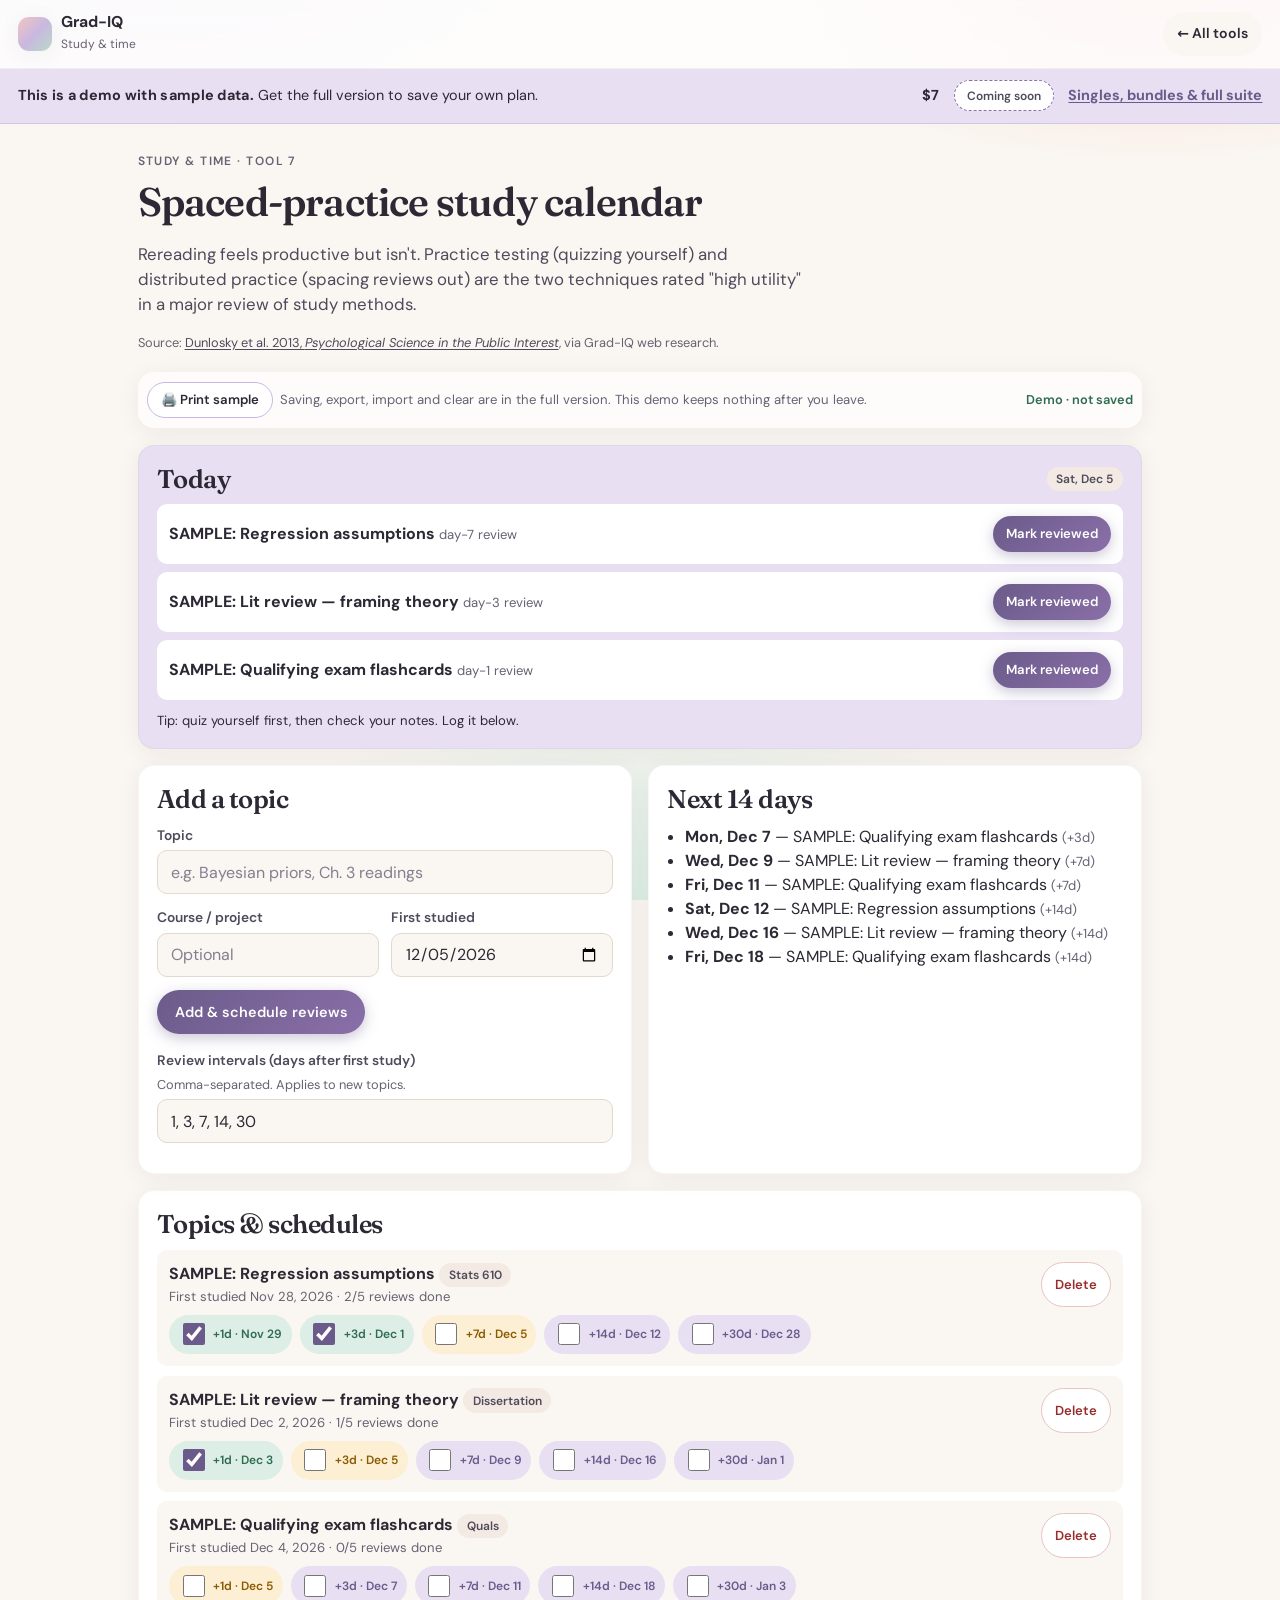
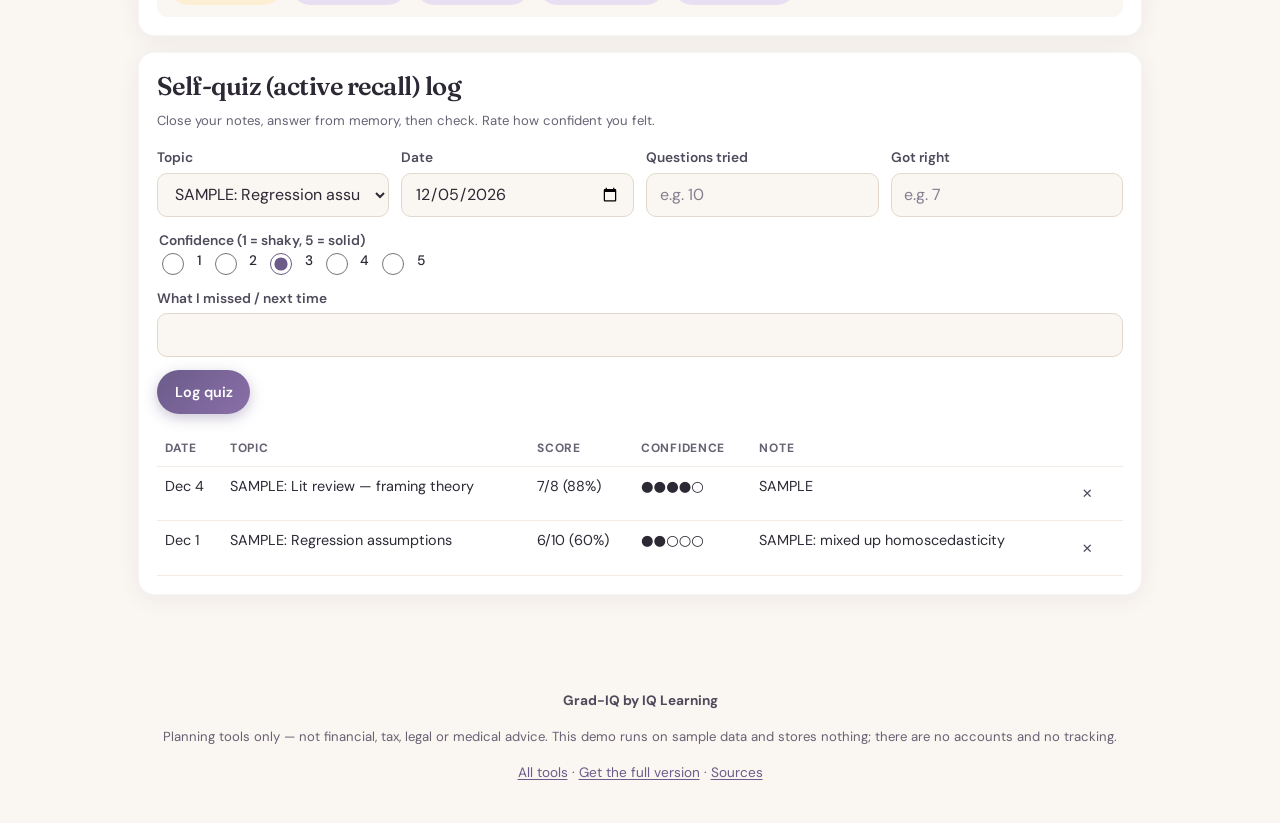
<file: spaced-practice/index.html>
<!DOCTYPE html>
<html lang="en">
<head>
<meta charset="UTF-8"><meta name="viewport" content="width=device-width, initial-scale=1, viewport-fit=cover">
<title>Spaced-Practice Study Calendar · Grad-IQ</title>
<meta name="description" content="Add topics, auto-schedule spaced reviews, see what's due today and log self-quizzes with a confidence rating.">
<link rel="icon" href="../assets/favicon.svg" type="image/svg+xml">
<link rel="stylesheet" href="../assets/css/gradiq.css">
</head>
<body data-root=".." >
<main id="main" class="wrap">
  <div class="page-head">
    <p class="eyebrow">Study &amp; time · Tool 7</p>
    <h1>Spaced-practice study calendar</h1>
    <p class="lede">Rereading feels productive but isn't. Practice testing (quizzing yourself) and distributed practice (spacing reviews out) are the two techniques rated "high utility" in a major review of study methods.</p>
    <p class="source">Source: <a href="https://journals.sagepub.com/doi/abs/10.1177/1529100612453266" target="_blank" rel="noopener">Dunlosky et al. 2013, <em>Psychological Science in the Public Interest</em></a>, via Grad-IQ web research.</p>
  </div>
  <div id="gq-toolbar"></div>

  <section class="card lav" aria-labelledby="today-h">
    <div class="card-head"><h2 id="today-h">Today</h2><span class="pill" id="todaydate"></span></div>
    <div id="today"></div>
  </section>

  <div class="grid two">
    <section class="card" aria-labelledby="add-h">
      <h2 id="add-h">Add a topic</h2>
      <form onsubmit="return false" class="no-print">
        <label class="field">Topic<input type="text" id="t-name" placeholder="e.g. Bayesian priors, Ch. 3 readings"></label>
        <div class="field-row">
          <label class="field">Course / project<input type="text" id="t-course" placeholder="Optional"></label>
          <label class="field">First studied<input type="date" id="t-date"></label>
        </div>
        <button type="submit" class="btn primary" data-action="addTopic">Add &amp; schedule reviews</button>
      </form>
      <label class="field" style="margin-top:1rem">Review intervals (days after first study)<span class="hint">Comma-separated. Applies to new topics.</span><input type="text" data-bind="intervals" id="intervals"></label>
    </section>
    <section class="card" aria-labelledby="up-h">
      <h2 id="up-h">Next 14 days</h2>
      <div id="upcoming"></div>
    </section>
  </div>

  <section class="card" aria-labelledby="topics-h">
    <h2 id="topics-h">Topics &amp; schedules</h2>
    <div class="rows" id="topics"></div>
  </section>

  <section class="card" aria-labelledby="quiz-h">
    <h2 id="quiz-h">Self-quiz (active recall) log</h2>
    <p class="small muted">Close your notes, answer from memory, then check. Rate how confident you felt.</p>
    <form onsubmit="return false" class="no-print">
      <div class="field-row">
        <label class="field">Topic<select id="q-topic"></select></label>
        <label class="field">Date<input type="date" id="q-date"></label>
        <label class="field">Questions tried<input type="number" min="0" id="q-n" placeholder="e.g. 10"></label>
        <label class="field">Got right<input type="number" min="0" id="q-ok" placeholder="e.g. 7"></label>
      </div>
      <fieldset class="field" style="border:0;padding:0;margin:0 0 .8rem"><legend>Confidence (1 = shaky, 5 = solid)</legend>
        <div class="btn-row" id="q-conf" role="radiogroup">
          <label class="check"><input type="radio" name="conf" value="1">1</label><label class="check"><input type="radio" name="conf" value="2">2</label><label class="check"><input type="radio" name="conf" value="3" checked>3</label><label class="check"><input type="radio" name="conf" value="4">4</label><label class="check"><input type="radio" name="conf" value="5">5</label>
        </div></fieldset>
      <label class="field">What I missed / next time<input type="text" id="q-note"></label>
      <button type="submit" class="btn primary" data-action="addQuiz">Log quiz</button>
    </form>
    <div class="table-scroll" style="margin-top:1rem"><table class="data" id="quizzes"></table></div>
  </section>
</main>
<script src="../config.js"></script>
<script src="../assets/js/common.js"></script>
<script src="app.js"></script>
</body>
</html>
</file>
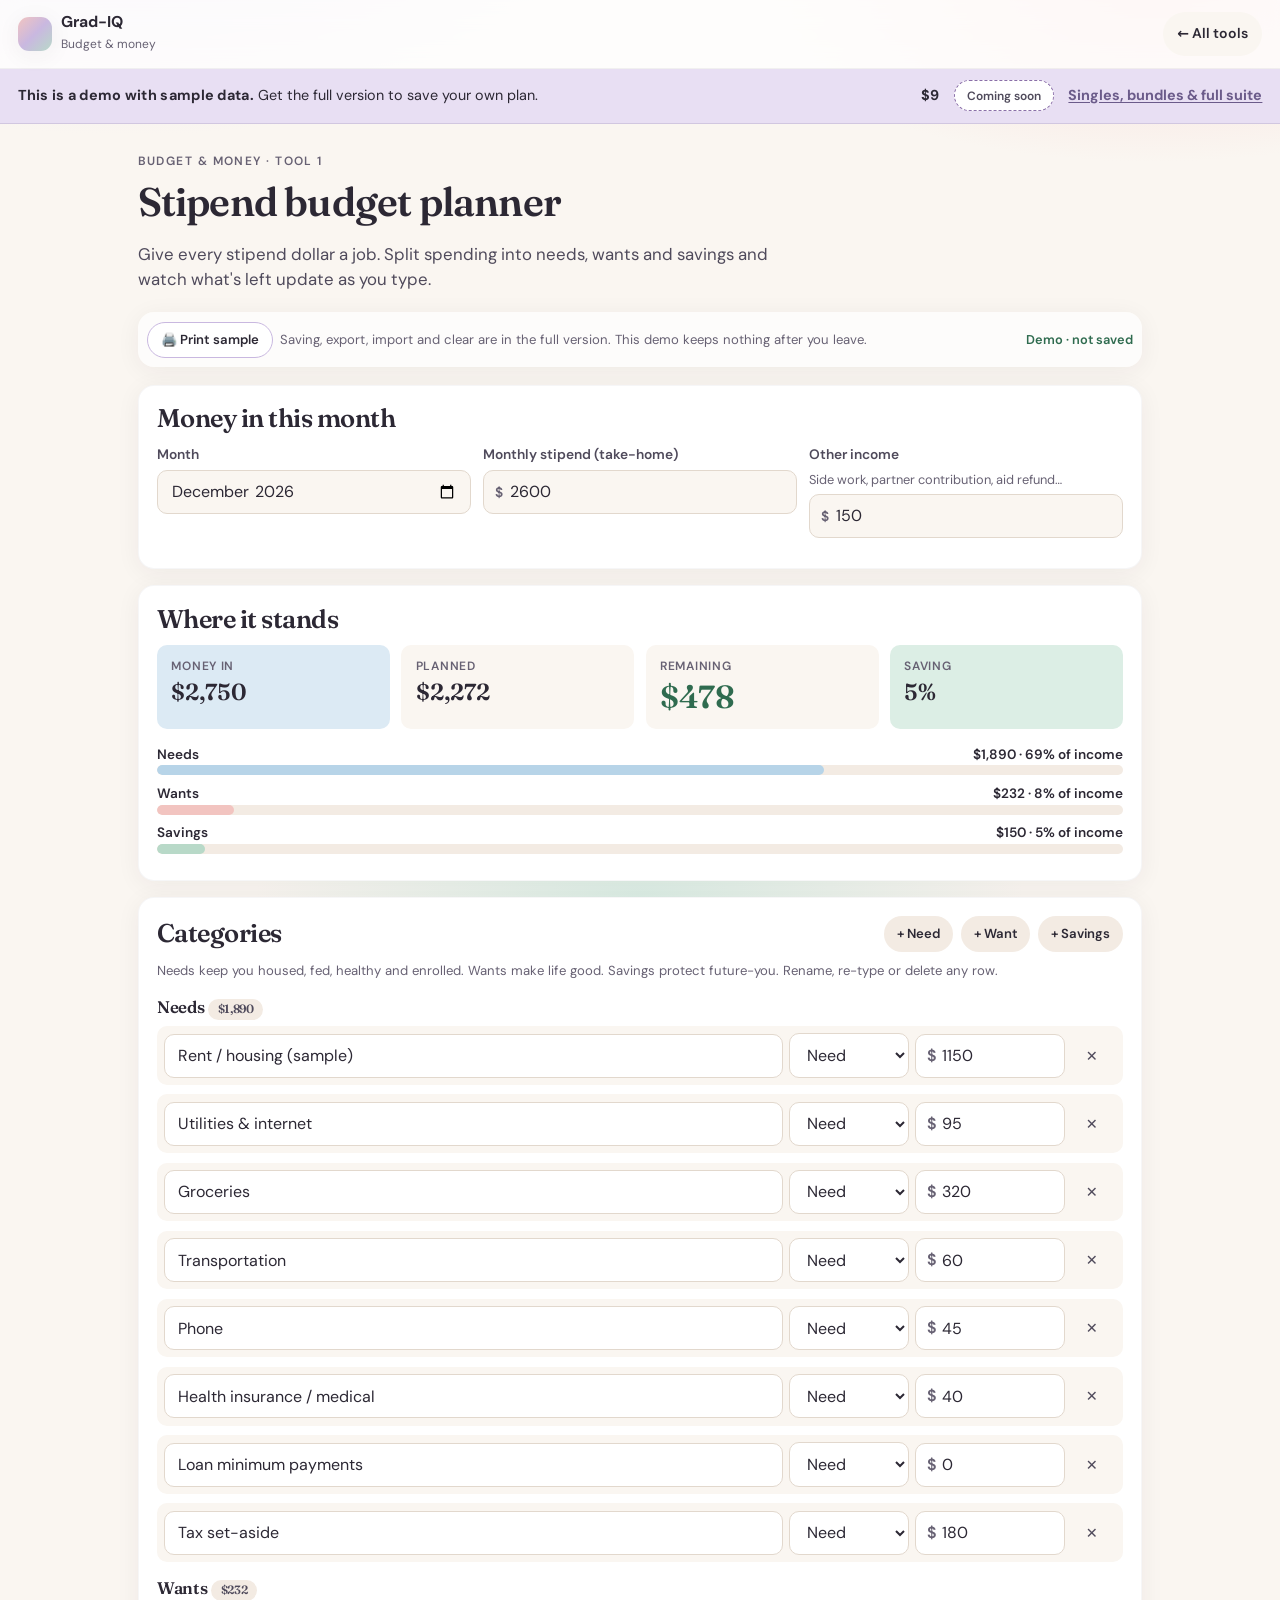
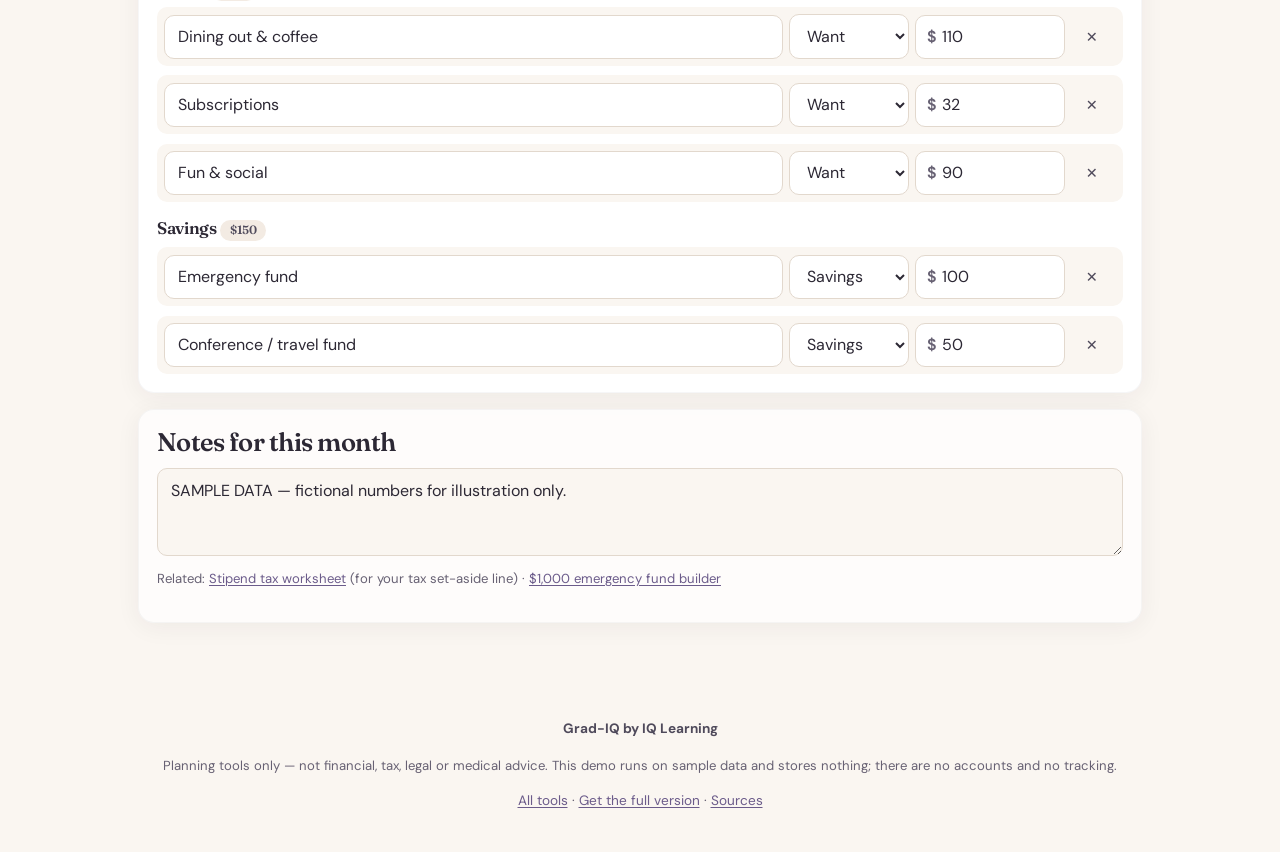
<file: stipend-budget/index.html>
<!DOCTYPE html>
<html lang="en">
<head>
<meta charset="UTF-8"><meta name="viewport" content="width=device-width, initial-scale=1, viewport-fit=cover">
<title>Stipend Budget Planner · Grad-IQ</title>
<meta name="description" content="Plan your monthly grad stipend: needs, wants and savings with a live remaining balance and a one-page printable budget.">
<link rel="icon" href="../assets/favicon.svg" type="image/svg+xml">
<link rel="stylesheet" href="../assets/css/gradiq.css">
</head>
<body data-root="..">
<main id="main" class="wrap">
  <div class="page-head screen-only">
    <p class="eyebrow">Budget &amp; money · Tool 1</p>
    <h1>Stipend budget planner</h1>
    <p class="lede">Give every stipend dollar a job. Split spending into needs, wants and savings and watch what's left update as you type.</p>
  </div>
  <div id="gq-toolbar"></div>

  <section class="print-only print-sheet" id="print-summary" aria-hidden="true"></section>

  <div class="screen-only">
  <section class="card" aria-labelledby="inc-h">
    <h2 id="inc-h">Money in this month</h2>
    <div class="field-row">
      <label class="field">Month<input type="month" data-bind="month"></label>
      <label class="field">Monthly stipend (take-home)<span class="money"><input type="number" inputmode="decimal" min="0" step="0.01" data-bind="stipend" placeholder="0"></span></label>
      <label class="field">Other income<span class="hint">Side work, partner contribution, aid refund…</span><span class="money"><input type="number" inputmode="decimal" min="0" step="0.01" data-bind="other" placeholder="0"></span></label>
    </div>
  </section>

  <section class="card" aria-labelledby="sum-h">
    <h2 id="sum-h">Where it stands</h2>
    <div class="stat-grid" id="stats"></div>
    <div id="mixbars" style="margin-top:1rem"></div>
  </section>

  <section class="card" aria-labelledby="cat-h">
    <div class="card-head"><h2 id="cat-h">Categories</h2>
      <div class="btn-row no-print">
        <button type="button" class="btn sm" data-action="add" data-type="need">+ Need</button>
        <button type="button" class="btn sm" data-action="add" data-type="want">+ Want</button>
        <button type="button" class="btn sm" data-action="add" data-type="save">+ Savings</button>
      </div></div>
    <p class="muted small">Needs keep you housed, fed, healthy and enrolled. Wants make life good. Savings protect future-you. Rename, re-type or delete any row.</p>
    <div id="groups"></div>
  </section>

  <section class="card soft" aria-labelledby="notes-h">
    <h2 id="notes-h">Notes for this month</h2>
    <label class="field"><span class="sr-only">Notes</span><textarea data-bind="notes" placeholder="Irregular expenses coming up, conference travel, reimbursements you're waiting on…"></textarea></label>
    <p class="small muted no-print">Related: <a href="../stipend-tax/">Stipend tax worksheet</a> (for your tax set-aside line) · <a href="../emergency-fund/">$1,000 emergency fund builder</a></p>
  </section>
  </div>
</main>
<script src="../config.js"></script>
<script src="../assets/js/common.js"></script>
<script src="app.js"></script>
</body>
</html>
</file>
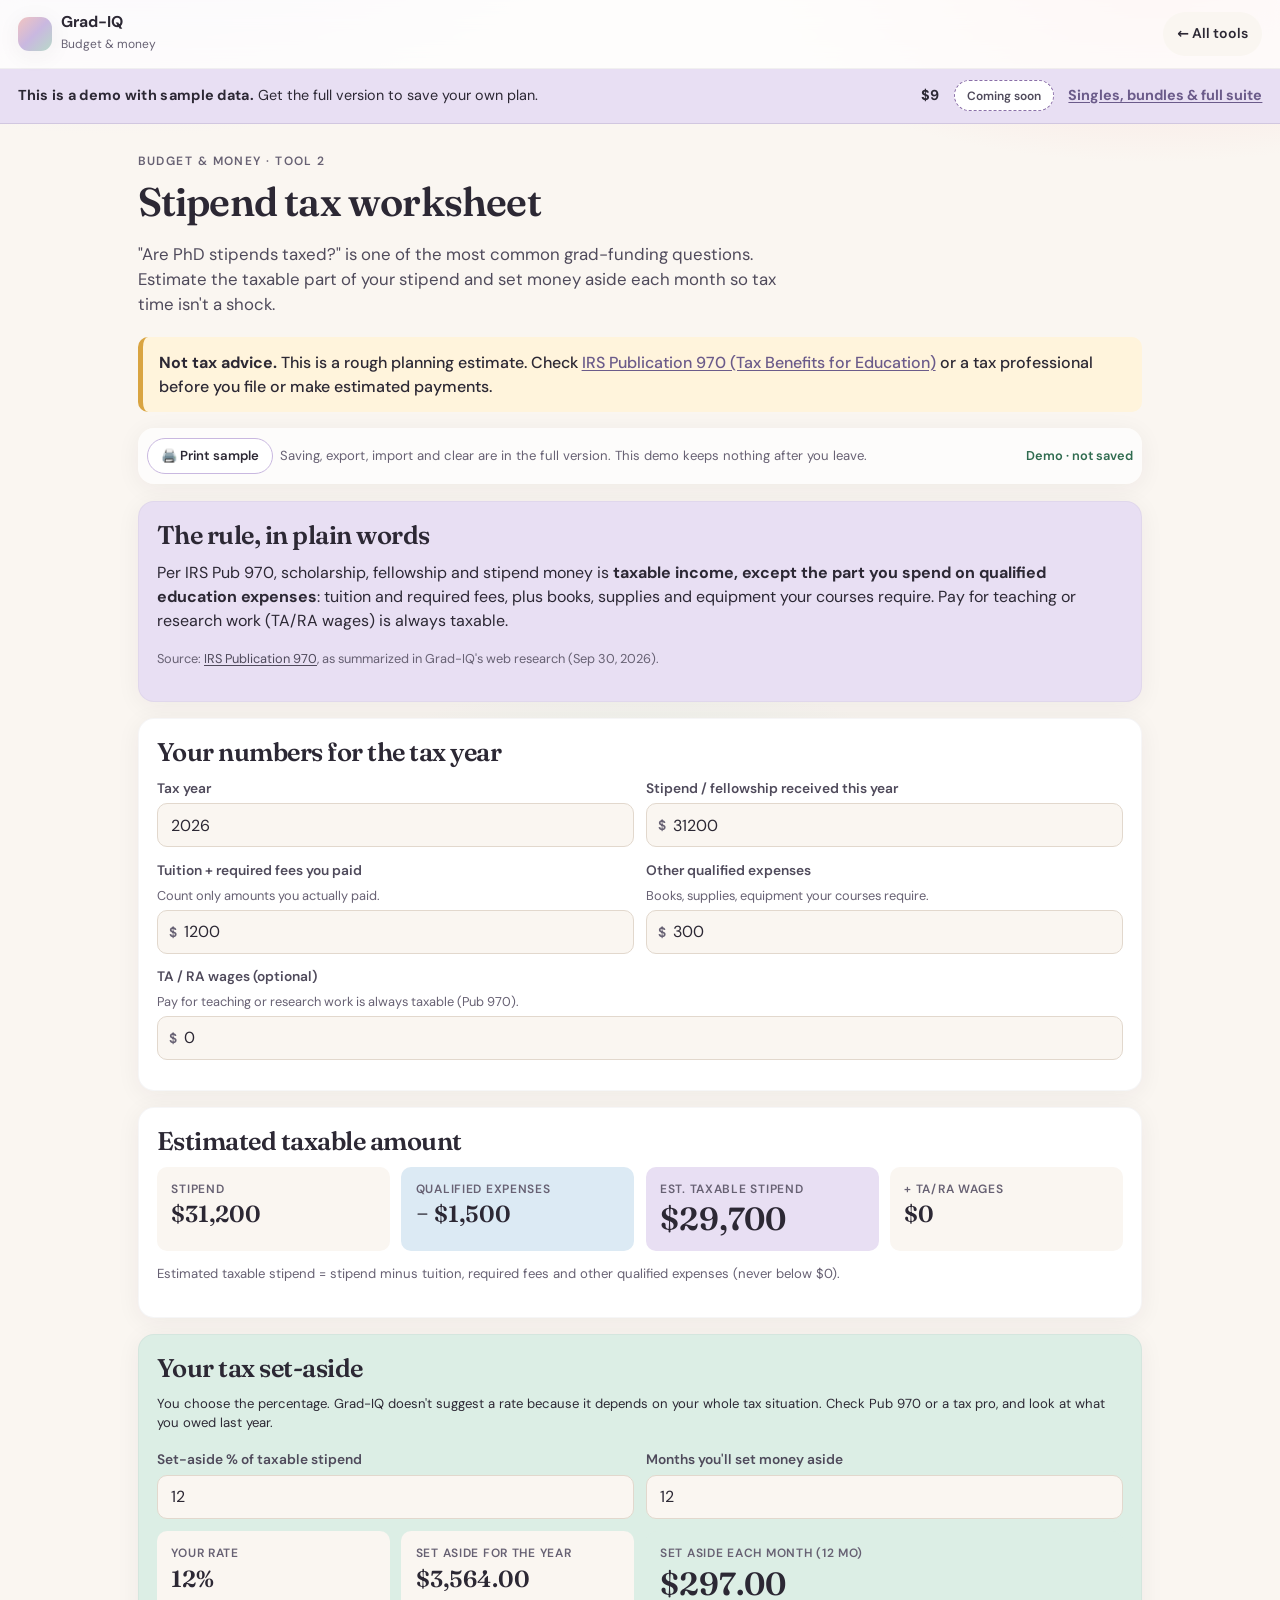
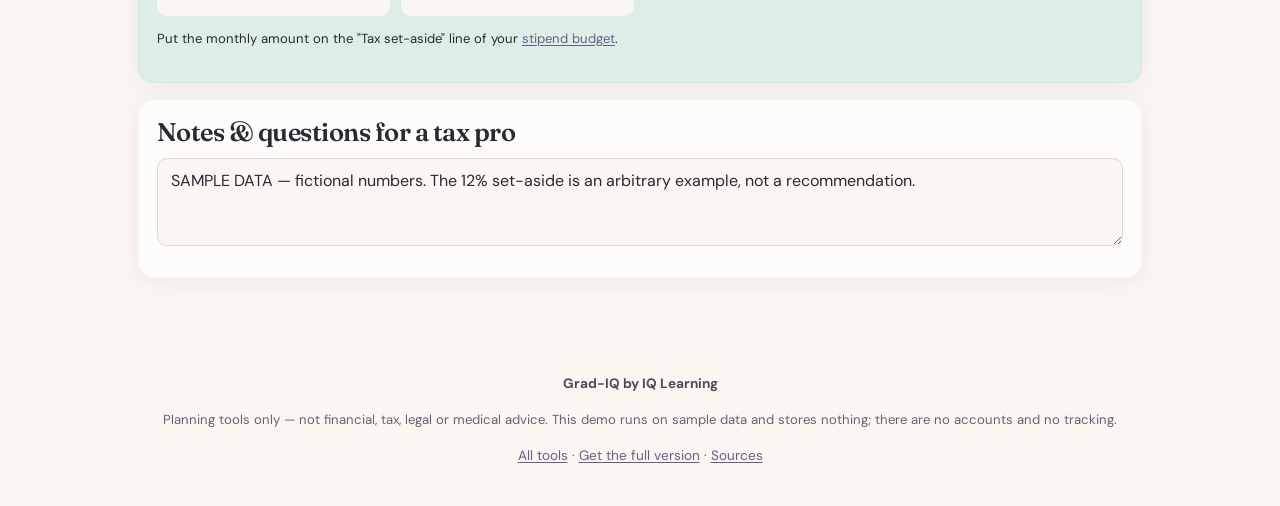
<file: stipend-tax/index.html>
<!DOCTYPE html>
<html lang="en">
<head>
<meta charset="UTF-8"><meta name="viewport" content="width=device-width, initial-scale=1, viewport-fit=cover">
<title>Stipend Tax Worksheet · Grad-IQ</title>
<meta name="description" content="Estimate the taxable part of a grad stipend or fellowship (per IRS Publication 970) and plan a monthly tax set-aside.">
<link rel="icon" href="../assets/favicon.svg" type="image/svg+xml">
<link rel="stylesheet" href="../assets/css/gradiq.css">
</head>
<body data-root=".." >
<main id="main" class="wrap">
  <div class="page-head">
    <p class="eyebrow">Budget &amp; money · Tool 2</p>
    <h1>Stipend tax worksheet</h1>
    <p class="lede">"Are PhD stipends taxed?" is one of the most common grad-funding questions. Estimate the taxable part of your stipend and set money aside each month so tax time isn't a shock.</p>
  </div>
  <div class="notice warn big" role="note">
    <p><strong>Not tax advice.</strong> This is a rough planning estimate. Check <a href="https://www.irs.gov/publications/p970" target="_blank" rel="noopener">IRS Publication 970 (Tax Benefits for Education)</a> or a tax professional before you file or make estimated payments.</p>
  </div>
  <div id="gq-toolbar"></div>

  <section class="card lav" aria-labelledby="rule-h">
    <h2 id="rule-h">The rule, in plain words</h2>
    <p>Per IRS Pub 970, scholarship, fellowship and stipend money is <strong>taxable income, except the part you spend on qualified education expenses</strong>: tuition and required fees, plus books, supplies and equipment your courses require. Pay for teaching or research work (TA/RA wages) is always taxable.</p>
    <p class="source">Source: <a href="https://www.irs.gov/publications/p970" target="_blank" rel="noopener">IRS Publication 970</a>, as summarized in Grad-IQ's web research (Sep 30, 2026).</p>
  </section>

  <section class="card" aria-labelledby="in-h">
    <h2 id="in-h">Your numbers for the tax year</h2>
    <div class="field-row">
      <label class="field">Tax year<input type="number" min="2020" max="2100" data-bind="year"></label>
      <label class="field">Stipend / fellowship received this year<span class="money"><input type="number" inputmode="decimal" min="0" step="0.01" placeholder="0" data-bind="stipend"></span></label>
    </div>
    <div class="field-row">
      <label class="field">Tuition + required fees you paid<span class="hint">Count only amounts you actually paid.</span><span class="money"><input type="number" inputmode="decimal" min="0" step="0.01" placeholder="0" data-bind="tuitionFees"></span></label>
      <label class="field">Other qualified expenses<span class="hint">Books, supplies, equipment your courses require.</span><span class="money"><input type="number" inputmode="decimal" min="0" step="0.01" placeholder="0" data-bind="otherQualified"></span></label>
    </div>
    <div class="field-row">
      <label class="field">TA / RA wages (optional)<span class="hint">Pay for teaching or research work is always taxable (Pub 970).</span><span class="money"><input type="number" inputmode="decimal" min="0" step="0.01" placeholder="0" data-bind="wages"></span></label>
    </div>
  </section>

  <section class="card" aria-labelledby="out-h">
    <h2 id="out-h">Estimated taxable amount</h2>
    <div class="stat-grid" id="stats"></div>
    <p class="small muted" id="explain" style="margin-top:.8rem"></p>
  </section>

  <section class="card mint" aria-labelledby="set-h">
    <h2 id="set-h">Your tax set-aside</h2>
    <p class="small">You choose the percentage. Grad-IQ doesn't suggest a rate because it depends on your whole tax situation. Check Pub 970 or a tax pro, and look at what you owed last year.</p>
    <div class="field-row">
      <label class="field">Set-aside % of taxable stipend<input type="number" inputmode="decimal" min="0" max="100" step="0.5" placeholder="Your choice, e.g. from a tax pro" data-bind="pct"></label>
      <label class="field">Months you'll set money aside<input type="number" min="1" max="12" data-bind="months"></label>
    </div>
    <div class="stat-grid" id="setaside"></div>
    <p class="small no-print" style="margin-top:.8rem">Put the monthly amount on the "Tax set-aside" line of your <a href="../stipend-budget/">stipend budget</a>.</p>
  </section>

  <section class="card soft" aria-labelledby="n-h">
    <h2 id="n-h">Notes &amp; questions for a tax pro</h2>
    <label class="field"><span class="sr-only">Notes</span><textarea data-bind="notes" placeholder="Questions to ask a tax pro, forms I received, whether I need estimated payments…"></textarea></label>
  </section>
</main>
<script src="../config.js"></script>
<script src="../assets/js/common.js"></script>
<script src="app.js"></script>
</body>
</html>
</file>
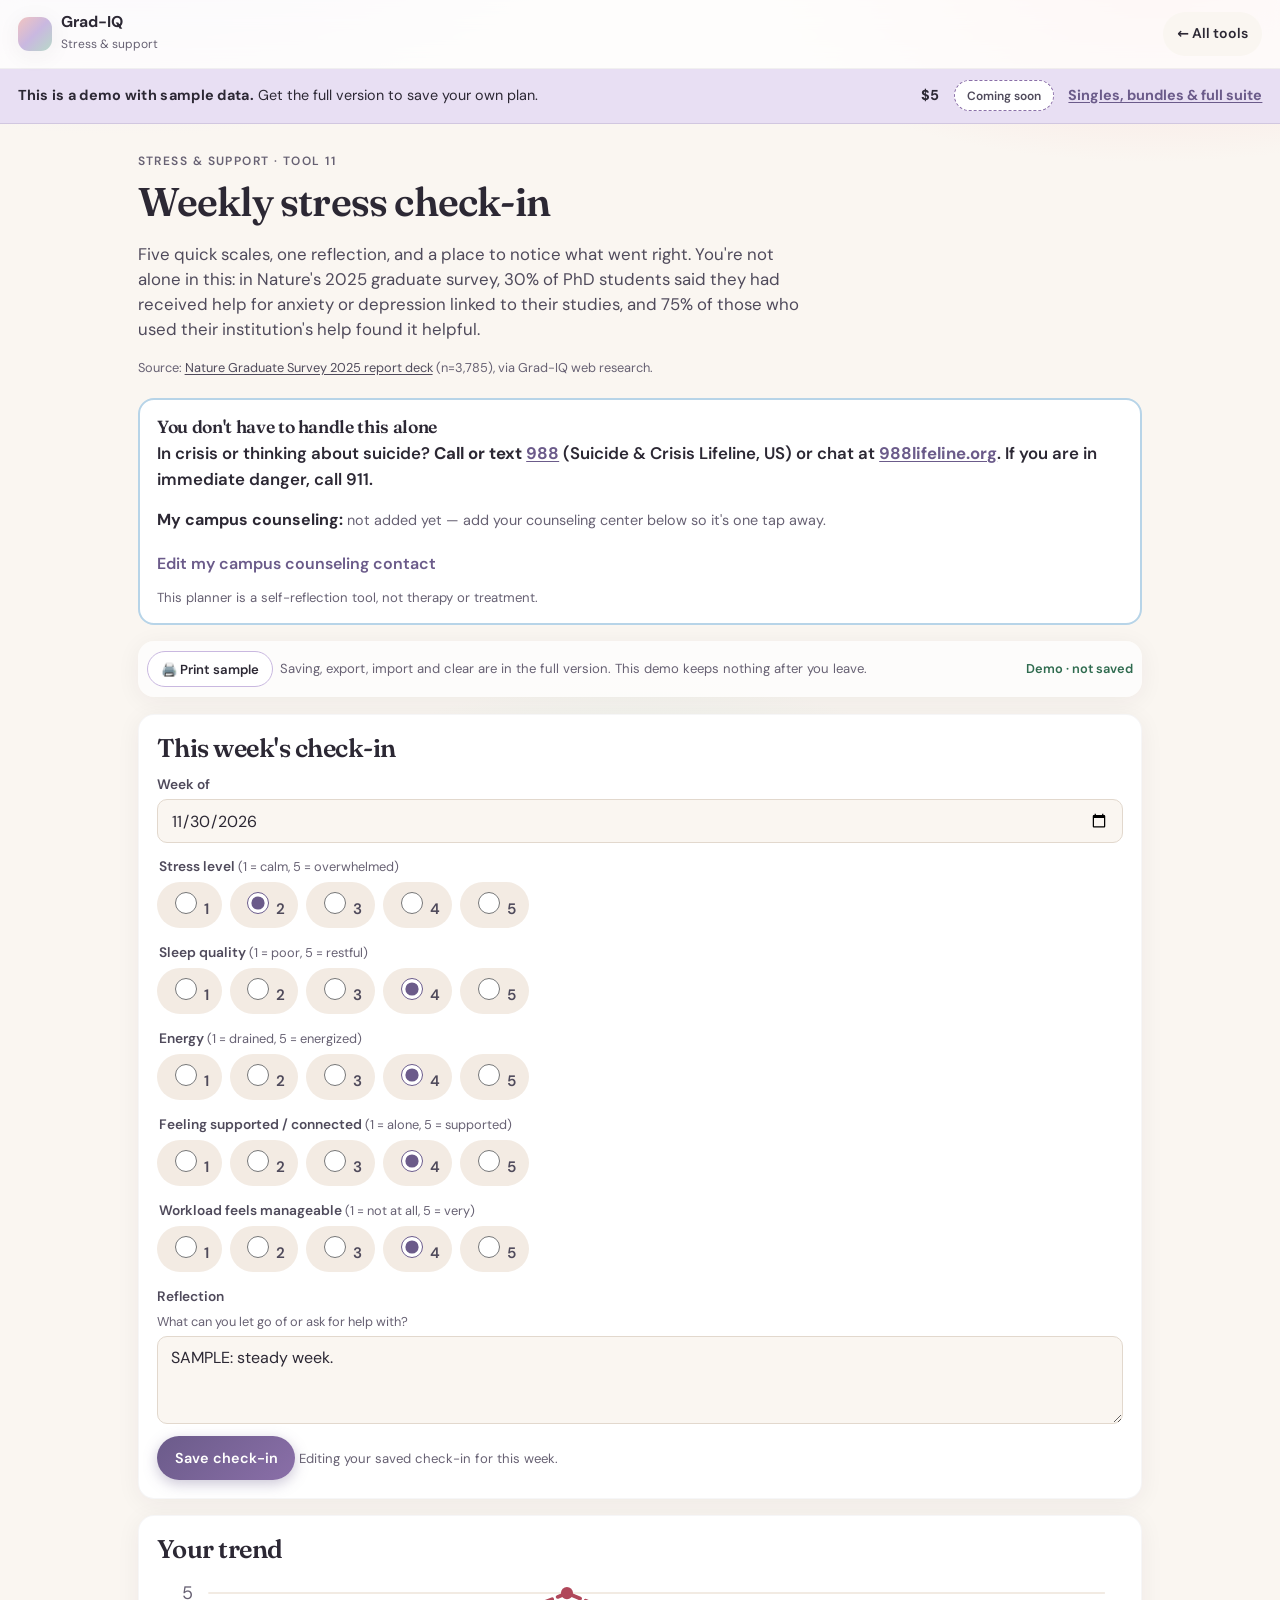
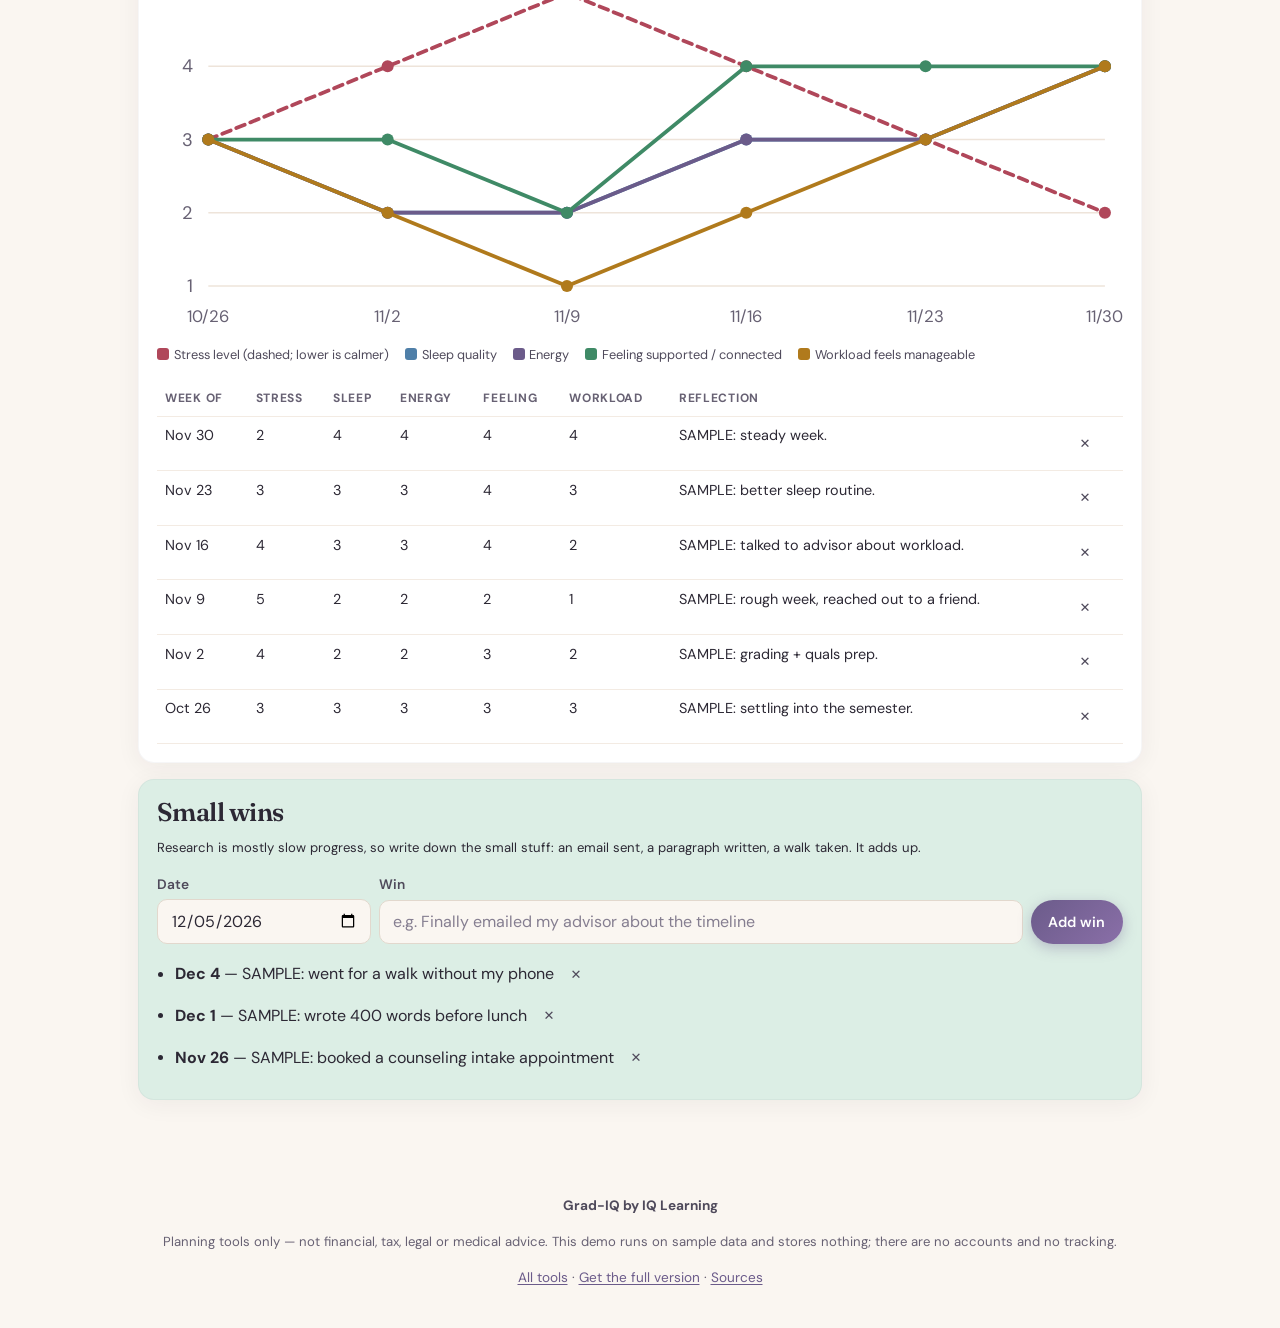
<file: stress-checkin/index.html>
<!DOCTYPE html>
<html lang="en">
<head>
<meta charset="UTF-8"><meta name="viewport" content="width=device-width, initial-scale=1, viewport-fit=cover">
<title>Weekly Stress Check-In · Grad-IQ</title>
<meta name="description" content="A gentle weekly stress check-in with simple 1 to 5 scales, a reflection prompt, a trend chart and a small-wins log.">
<link rel="icon" href="../assets/favicon.svg" type="image/svg+xml">
<link rel="stylesheet" href="../assets/css/gradiq.css">
</head>
<body data-root="..">
<main id="main" class="wrap">
  <div class="page-head">
    <p class="eyebrow">Stress &amp; support · Tool 11</p>
    <h1>Weekly stress check-in</h1>
    <p class="lede">Five quick scales, one reflection, and a place to notice what went right. You're not alone in this: in Nature's 2025 graduate survey, 30% of PhD students said they had received help for anxiety or depression linked to their studies, and 75% of those who used their institution's help found it helpful.</p>
    <p class="source">Source: <a href="https://doi.org/10.6084/m9.figshare.30084739" target="_blank" rel="noopener">Nature Graduate Survey 2025 report deck</a> (n=3,785), via Grad-IQ web research.</p>
  </div>
  <div id="gq-toolbar"></div>

  <section class="card" aria-labelledby="ci-h">
    <h2 id="ci-h">This week's check-in</h2>
    <form onsubmit="return false">
      <label class="field">Week of<input type="date" id="c-week"></label>
      <div id="scales"></div>
      <label class="field">Reflection<span class="hint" id="prompt"></span><textarea id="c-reflect"></textarea></label>
      <button type="submit" class="btn primary no-print" data-action="save">Save check-in</button>
      <span class="small muted" id="c-mode"></span>
    </form>
  </section>

  <section class="card" aria-labelledby="tr-h">
    <h2 id="tr-h">Your trend</h2>
    <div class="chart" id="chart"></div>
    <div class="legend" id="legend" style="margin-top:.5rem"></div>
    <div class="table-scroll" style="margin-top:1rem"><table class="data" id="entries"></table></div>
  </section>

  <section class="card mint" aria-labelledby="w-h">
    <h2 id="w-h">Small wins</h2>
    <p class="small">Research is mostly slow progress, so write down the small stuff: an email sent, a paragraph written, a walk taken. It adds up.</p>
    <form class="row-line no-print" style="--cols: 1fr 3fr auto" onsubmit="return false"><label class="field">Date<input type="date" id="w-date"></label><label class="field">Win<input type="text" id="w-text" placeholder="e.g. Finally emailed my advisor about the timeline"></label><button type="submit" class="btn primary" data-action="addWin">Add win</button></form>
    <ul id="wins" style="margin:.8rem 0 0;padding-left:1.1rem"></ul>
  </section>
</main>
<script src="../config.js"></script>
<script src="../assets/js/common.js"></script>
<script src="app.js"></script>
</body>
</html>
</file>
<file: assets/css/gradiq.css>
/* Grad-IQ suite — shared styles.
   Palette, type and card style match the Grad Milestones planner (cream, blush, lavender, mint, sky; DM Sans + Fraunces).
   Muted text is darkened slightly for WCAG AA contrast. Fonts are self-hosted (no third-party requests). */
@font-face { font-family: "DM Sans"; src: url("../fonts/dmsans.woff2") format("woff2"); font-weight: 400 700; font-style: normal; font-display: swap; }
@font-face { font-family: "DM Sans"; src: url("../fonts/dmsans-italic.woff2") format("woff2"); font-weight: 400; font-style: italic; font-display: swap; }
@font-face { font-family: "Fraunces"; src: url("../fonts/fraunces.woff2") format("woff2"); font-weight: 500 700; font-style: normal; font-display: swap; }

:root {
  --cream: #faf6f1; --cream-deep: #f3ebe3;
  --blush: #f2c4c0; --blush-soft: #f8ddd9;
  --lavender: #c9b8e0; --lavender-soft: #e8dff3;
  --mint: #b8d9c8; --mint-soft: #dceee5;
  --sky: #b7d4e8; --sky-soft: #dceaf4;
  --ink: #2c2834; --ink-soft: #4f4a5b; --muted: #676173;
  --plum: #6b5b8a; --plum-2: #8a6fa8;
  --white: #fff; --danger: #9b2c2c; --ok: #2f6b4f; --warn: #8a5a00;
  --shadow: 0 4px 24px rgba(44,40,52,.06); --shadow-lg: 0 12px 40px rgba(44,40,52,.1);
  --radius: 16px; --radius-sm: 10px;
  --font: "DM Sans", system-ui, -apple-system, "Segoe UI", sans-serif;
  --display: "Fraunces", Georgia, serif;
}
*, *::before, *::after { box-sizing: border-box; }
html { font-size: 16px; -webkit-text-size-adjust: 100%; }
body {
  margin: 0; min-height: 100vh; font-family: var(--font); color: var(--ink); line-height: 1.5;
  background:
    radial-gradient(ellipse 80% 50% at 10% -10%, var(--lavender-soft), transparent 50%),
    radial-gradient(ellipse 70% 40% at 90% 0%, var(--blush-soft), transparent 45%),
    radial-gradient(ellipse 60% 50% at 50% 100%, var(--mint-soft), transparent 50%),
    var(--cream);
  background-attachment: fixed;
}
[hidden], .hidden { display: none !important; }
h1, h2, h3 { font-family: var(--display); font-weight: 600; line-height: 1.2; margin: 0 0 .4em; letter-spacing: -.02em; }
h1 { font-size: clamp(1.75rem, 5vw, 2.5rem); }
h2 { font-size: clamp(1.25rem, 3.4vw, 1.6rem); }
h3 { font-size: 1.05rem; }
p { margin: 0 0 1rem; }
a { color: var(--plum); text-underline-offset: 2px; }
a:hover { color: var(--ink); }
:focus-visible { outline: 3px solid var(--plum-2); outline-offset: 2px; border-radius: 6px; }
.skip-link { position: absolute; left: -9999px; top: 0; background: var(--white); padding: .6rem 1rem; z-index: 100; border-radius: 0 0 10px 0; }
.skip-link:focus { left: 0; }
.sr-only { position: absolute; width: 1px; height: 1px; margin: -1px; padding: 0; border: 0; overflow: hidden; clip: rect(0 0 0 0); white-space: nowrap; }
.eyebrow { font-size: .75rem; font-weight: 600; letter-spacing: .12em; text-transform: uppercase; color: var(--muted); margin-bottom: .5rem; }
.lede { color: var(--ink-soft); font-size: 1.05rem; max-width: 40em; }
.muted { color: var(--muted); font-size: .9rem; }
.small { font-size: .82rem; }

/* Top bar */
.topbar {
  display: flex; align-items: center; gap: .75rem; flex-wrap: wrap;
  padding: .75rem 1.1rem; position: sticky; top: 0; z-index: 30;
  background: rgba(255,255,255,.78); backdrop-filter: blur(12px);
  border-bottom: 1px solid rgba(44,40,52,.06);
}
.brand { display: flex; align-items: center; gap: .6rem; text-decoration: none; color: var(--ink); }
.brand strong { display: block; font-size: .98rem; line-height: 1.1; }
.brand-sub { font-size: .75rem; color: var(--muted); }
.logo-mark { width: 34px; height: 34px; border-radius: 11px; flex: none;
  background: linear-gradient(135deg, var(--blush), var(--lavender), var(--mint)); box-shadow: var(--shadow); }
.topbar .back { margin-left: auto; font-size: .88rem; font-weight: 600; text-decoration: none; padding: .55rem .9rem; border-radius: 999px; background: var(--cream); color: var(--ink); min-height: 44px; display: inline-flex; align-items: center; }
.topbar .back:hover { background: var(--lavender-soft); }

/* Demo banner */
.demo-banner {
  display: flex; flex-wrap: wrap; align-items: center; gap: .5rem 1rem;
  padding: .7rem 1.1rem; background: linear-gradient(135deg, var(--plum), var(--plum-2)); color: #fff; font-size: .9rem;
}
.demo-banner a { color: #fff; font-weight: 700; }
.demo-banner strong { letter-spacing: .02em; }
.sample-tag { display: inline-block; font-size: .7rem; font-weight: 700; text-transform: uppercase; letter-spacing: .08em; background: var(--lavender-soft); color: var(--plum); padding: .15rem .5rem; border-radius: 999px; vertical-align: middle; }

/* Layout */
.wrap { max-width: 1040px; margin: 0 auto; padding: 1.25rem 1.1rem 3rem; }
.page-head { margin: .5rem 0 1.25rem; }
.grid { display: grid; gap: 1rem; }
.grid.two { grid-template-columns: 1fr; }
.grid.three { grid-template-columns: 1fr; }
@media (min-width: 760px) { .grid.two { grid-template-columns: 1fr 1fr; } .grid.three { grid-template-columns: repeat(3, 1fr); } }
.card { background: var(--white); border-radius: var(--radius); box-shadow: var(--shadow); padding: 1.1rem 1.15rem; margin-bottom: 1rem; border: 1px solid rgba(44,40,52,.04); }
.card > h2:first-child, .card > h3:first-child { margin-top: 0; }
.card.soft { background: rgba(255,255,255,.7); }
.card.lav { background: var(--lavender-soft); }
.card.mint { background: var(--mint-soft); }
.card.sky { background: var(--sky-soft); }
.card.blush { background: var(--blush-soft); }
.card-head { display: flex; flex-wrap: wrap; justify-content: space-between; align-items: center; gap: .5rem; margin-bottom: .6rem; }
.card-head h2, .card-head h3 { margin: 0; }

/* Forms */
.field { display: flex; flex-direction: column; gap: .3rem; margin-bottom: .8rem; font-size: .86rem; font-weight: 600; color: var(--ink-soft); }
.field .hint { font-weight: 400; color: var(--muted); font-size: .8rem; }
.field-row { display: grid; gap: .75rem; grid-template-columns: 1fr; }
@media (min-width: 560px) { .field-row { grid-template-columns: repeat(auto-fit, minmax(150px, 1fr)); } }
input, select, textarea {
  font-family: var(--font); font-size: 1rem; font-weight: 400; color: var(--ink);
  padding: .6rem .8rem; min-height: 44px; width: 100%;
  border: 1.5px solid #e2d8cd; border-radius: var(--radius-sm); background: var(--cream);
}
textarea { min-height: 88px; resize: vertical; line-height: 1.45; }
input[type=checkbox], input[type=radio] { width: 22px; height: 22px; min-height: 0; accent-color: var(--plum); padding: 0; flex: none; }
input[type=range] { accent-color: var(--plum); padding: 0; background: none; border: 0; }
input:focus, select:focus, textarea:focus { outline: none; border-color: var(--plum-2); background: var(--white); box-shadow: 0 0 0 3px rgba(138,111,168,.3); }
input::placeholder, textarea::placeholder { color: #857e90; }
input.needs-price { border-color: #d9a441; background: #fff8ea; }
.money { position: relative; display: block; }
.money::before { content: "$"; position: absolute; left: .75rem; top: 50%; transform: translateY(-50%); color: var(--muted); font-weight: 600; pointer-events: none; }
.money input { padding-left: 1.6rem; }
.check { display: flex; align-items: flex-start; gap: .6rem; font-weight: 500; color: var(--ink); cursor: pointer; }

/* Buttons */
.btn {
  font-family: var(--font); font-size: .9rem; font-weight: 600; border: none; border-radius: 999px;
  padding: .6rem 1.1rem; min-height: 44px; cursor: pointer; display: inline-flex; align-items: center; justify-content: center; gap: .4rem;
  background: var(--cream-deep); color: var(--ink); text-decoration: none; transition: transform .15s, box-shadow .2s, background .2s;
}
.btn:hover { background: var(--lavender-soft); }
.btn:active { transform: scale(.97); }
.btn.primary { background: linear-gradient(135deg, var(--plum), var(--plum-2)); color: #fff; box-shadow: 0 4px 14px rgba(107,91,138,.35); }
.btn.primary:hover { box-shadow: 0 6px 20px rgba(107,91,138,.45); color: #fff; }
.btn.secondary { background: var(--white); border: 1.5px solid var(--lavender); }
.btn.ghost { background: transparent; color: var(--ink-soft); }
.btn.danger { color: var(--danger); background: var(--white); border: 1.5px solid #e8c4c4; }
.btn.sm { padding: .4rem .8rem; font-size: .82rem; min-height: 36px; }
.btn.icon { width: 40px; height: 40px; min-height: 40px; padding: 0; }
.btn-row { display: flex; flex-wrap: wrap; gap: .5rem; }

/* Toolbar */
.toolbar { display: flex; flex-wrap: wrap; gap: .45rem; align-items: center; margin: 0 0 1.1rem; padding: .6rem; background: rgba(255,255,255,.7); border-radius: var(--radius); box-shadow: var(--shadow); }
.toolbar .status { margin-left: auto; font-size: .8rem; color: var(--ok); font-weight: 600; min-width: 4.5em; text-align: right; }

/* Stats */
.stat-grid { display: grid; grid-template-columns: repeat(2, 1fr); gap: .7rem; }
@media (min-width: 760px) { .stat-grid { grid-template-columns: repeat(4, 1fr); } }
.stat { background: var(--cream); border-radius: var(--radius-sm); padding: .8rem .9rem; }
.stat .label { font-size: .75rem; font-weight: 600; text-transform: uppercase; letter-spacing: .06em; color: var(--muted); }
.stat .value { font-family: var(--display); font-size: 1.45rem; font-weight: 600; line-height: 1.2; margin-top: .15rem; overflow-wrap: anywhere; }
.stat.big .value { font-size: 2rem; }
.stat.pos .value { color: var(--ok); }
.stat.neg .value { color: var(--danger); }
.stat.lav { background: var(--lavender-soft); } .stat.mint { background: var(--mint-soft); } .stat.blush { background: var(--blush-soft); } .stat.sky { background: var(--sky-soft); }

.bar { height: 10px; background: var(--cream-deep); border-radius: 999px; overflow: hidden; }
.bar > span { display: block; height: 100%; border-radius: 999px; background: linear-gradient(90deg, var(--plum-2), var(--mint)); transition: width .3s; }
.bar.need > span { background: var(--sky); } .bar.want > span { background: var(--blush); } .bar.save > span { background: var(--mint); }

.pill { display: inline-block; font-size: .75rem; font-weight: 600; padding: .2rem .6rem; border-radius: 999px; background: var(--cream-deep); color: var(--ink-soft); white-space: nowrap; }
.pill.ok { background: var(--mint-soft); color: var(--ok); } .pill.warn { background: #fdefd3; color: var(--warn); } .pill.bad { background: var(--blush-soft); color: var(--danger); } .pill.lav { background: var(--lavender-soft); color: var(--plum); }

/* Notices */
.notice { border-radius: var(--radius-sm); padding: .85rem 1rem; margin-bottom: 1rem; font-size: .92rem; border-left: 5px solid var(--plum-2); background: var(--lavender-soft); }
.notice.warn { border-color: #d9a441; background: #fff4dc; }
.notice.big { font-size: 1rem; font-weight: 500; }
.notice p:last-child { margin-bottom: 0; }
.source { font-size: .8rem; color: var(--muted); }
.source a { color: var(--ink-soft); }

/* Lists / rows */
.rows { display: flex; flex-direction: column; gap: .6rem; }
.row-card { background: var(--cream); border-radius: var(--radius-sm); padding: .75rem; display: grid; gap: .5rem; }
.row-line { display: grid; gap: .5rem; grid-template-columns: 1fr; align-items: end; }
@media (min-width: 640px) { .row-line { grid-template-columns: var(--cols, 2fr 1fr 1fr auto); } }
.row-line .field { margin: 0; }
.empty { color: var(--muted); font-style: italic; padding: .5rem 0; }

table.data { width: 100%; border-collapse: collapse; font-size: .9rem; }
table.data th, table.data td { text-align: left; padding: .55rem .5rem; border-bottom: 1px solid var(--cream-deep); vertical-align: top; }
table.data th { font-size: .75rem; text-transform: uppercase; letter-spacing: .06em; color: var(--muted); }
table.data th button { font: inherit; text-transform: inherit; letter-spacing: inherit; color: var(--plum); background: none; border: 0; cursor: pointer; padding: .2rem 0; min-height: 32px; }
.table-scroll { overflow-x: auto; -webkit-overflow-scrolling: touch; position: relative; }

/* Progress ring */
.ring-wrap { position: relative; width: 150px; height: 150px; margin: 0 auto; }
.ring-wrap svg { transform: rotate(-90deg); }
.ring-bg { fill: none; stroke: var(--cream-deep); stroke-width: 12; }
.ring-fg { fill: none; stroke: url(#ringgrad); stroke-width: 12; stroke-linecap: round; transition: stroke-dashoffset .5s; }
.ring-label { position: absolute; inset: 0; display: flex; flex-direction: column; align-items: center; justify-content: center; font-family: var(--display); font-size: 1.6rem; font-weight: 600; }
.ring-label small { font-family: var(--font); font-size: .75rem; color: var(--muted); font-weight: 600; }

/* Hub */
.hero { padding: 1.5rem 0 .5rem; }
.group { margin: 1.75rem 0 .5rem; }
.group-head { display: flex; align-items: baseline; gap: .6rem; flex-wrap: wrap; margin-bottom: .75rem; }
.group-head h2 { margin: 0; }
.tool-grid { display: grid; gap: .85rem; grid-template-columns: 1fr; }
@media (min-width: 620px) { .tool-grid { grid-template-columns: 1fr 1fr; } }
@media (min-width: 980px) { .tool-grid { grid-template-columns: repeat(3, 1fr); } }
.tool-card { display: flex; gap: .85rem; align-items: flex-start; text-decoration: none; color: var(--ink); background: var(--white); border-radius: var(--radius); box-shadow: var(--shadow); padding: 1rem 1.05rem; border: 2px solid transparent; transition: border-color .15s, transform .15s; min-height: 44px; }
.tool-card:hover, .tool-card:focus-visible { border-color: var(--lavender); transform: translateY(-2px); color: var(--ink); }
.tool-card .ico { width: 44px; height: 44px; flex: none; border-radius: 12px; display: flex; align-items: center; justify-content: center; font-size: 1.35rem; }
.tool-card h3 { font-family: var(--font); font-weight: 700; font-size: 1rem; margin: 0 0 .2rem; }
.tool-card p { margin: 0; font-size: .86rem; color: var(--ink-soft); }
.tool-card .num { font-size: .7rem; font-weight: 700; color: var(--muted); letter-spacing: .08em; }
.ico.blush { background: var(--blush-soft); } .ico.lav { background: var(--lavender-soft); } .ico.mint { background: var(--mint-soft); } .ico.sky { background: var(--sky-soft); }

/* Crisis panel */
.crisis { background: var(--white); border: 2px solid var(--sky); border-radius: var(--radius); padding: 1rem 1.1rem; margin-bottom: 1rem; }
.crisis h2 { font-size: 1.1rem; margin-bottom: .3rem; }
.crisis .big988 { font-size: 1.05rem; font-weight: 600; }
.crisis .big988 a { font-weight: 700; }
.crisis details { margin-top: .6rem; }
.crisis summary { cursor: pointer; font-weight: 600; color: var(--plum); min-height: 32px; display: inline-flex; align-items: center; }

/* Weekly grid (deep work) */
.week-grid { display: grid; gap: .6rem; grid-template-columns: 1fr; }
@media (min-width: 640px) { .week-grid { grid-template-columns: repeat(2, minmax(0, 1fr)); } }
@media (min-width: 900px) { .week-grid { grid-template-columns: repeat(4, minmax(0, 1fr)); } }
@media (min-width: 1200px) { .week-grid { grid-template-columns: repeat(7, minmax(0, 1fr)); } }
.block > div { min-width: 0; } .block input, .block select { min-width: 0; }
.day-col { background: var(--white); border-radius: var(--radius-sm); box-shadow: var(--shadow); padding: .7rem; }
.day-col h3 { font-family: var(--font); font-size: .9rem; font-weight: 700; margin: 0 0 .4rem; display: flex; justify-content: space-between; gap: .3rem; }
.block { background: var(--lavender-soft); border-radius: 10px; padding: .5rem; margin-bottom: .45rem; font-size: .82rem; display: grid; gap: .35rem; }
.block.done { background: var(--mint-soft); }
.block input, .block select { min-height: 38px; font-size: .88rem; padding: .35rem .5rem; }

/* Chart */
.chart svg { width: 100%; height: auto; display: block; }
.legend { display: flex; flex-wrap: wrap; gap: .5rem 1rem; font-size: .8rem; color: var(--ink-soft); }
.legend i { display: inline-block; width: 12px; height: 12px; border-radius: 3px; margin-right: .3rem; vertical-align: -1px; }

/* Countdown */
.countdown { text-align: center; padding: 1.25rem .5rem; }
.countdown .days { font-family: var(--display); font-size: clamp(3rem, 14vw, 5rem); font-weight: 700; line-height: 1; color: var(--plum); }

/* Footer */
.site-footer { text-align: center; padding: 2rem 1rem 2.5rem; color: var(--muted); font-size: .85rem; }
.site-footer strong { color: var(--ink-soft); }
.site-footer nav { margin-top: .4rem; }

/* Toast */
.toast { position: fixed; left: 50%; bottom: calc(1rem + env(safe-area-inset-bottom)); transform: translateX(-50%); background: var(--ink); color: #fff; padding: .6rem 1rem; border-radius: 999px; font-size: .88rem; z-index: 60; box-shadow: var(--shadow-lg); }

.print-only { display: none; }

@media print {
  @page { margin: 12mm; }
  body { background: #fff !important; font-size: 11pt; }
  .topbar, .demo-banner, .toolbar, .no-print, .btn, .skip-link, .toast, .site-footer nav { display: none !important; }
  .print-only { display: block !important; }
  .wrap { max-width: none; padding: 0; }
  .card, .crisis, .stat, .row-card, .day-col, .tool-card { box-shadow: none !important; border: 1px solid #ccc; break-inside: avoid; background: #fff !important; }
  input, select, textarea { border: 0; border-bottom: 1px solid #bbb; border-radius: 0; background: #fff !important; padding: 2px 0; min-height: 0; font-size: 10.5pt; }
  input::placeholder, textarea::placeholder { color: transparent; }
  textarea { min-height: 0; resize: none; overflow: hidden; }
  select { appearance: none; -webkit-appearance: none; }
  a { color: #000; }
  .notice { border: 1px solid #999; background: #fff; }
  .site-footer { padding: 1rem 0 0; }
  .grid.two, .grid.three { grid-template-columns: 1fr 1fr; }
  .stat-grid { grid-template-columns: repeat(4, 1fr); }
  .week-grid { grid-template-columns: repeat(4, minmax(0, 1fr)); }
  h1 { font-size: 20pt; }
}

/* Compact category / list rows */
.cat-row { display: grid; gap: .4rem; grid-template-columns: 1fr 1fr 44px; align-items: center; background: var(--cream); border-radius: var(--radius-sm); padding: .45rem; }
.cat-row > :first-child { grid-column: 1 / -1; }
@media (min-width: 640px) { .cat-row { grid-template-columns: 2fr 120px 150px 44px; } .cat-row > :first-child { grid-column: auto; } }
.cat-row input, .cat-row select { background: var(--white); }
.wrap.wide { max-width: 1320px; }
.check.pill { align-items: center; }
/* Milestone / checklist rows */
.ms-row { display: grid; gap: .4rem .5rem; grid-template-columns: 26px minmax(0, 1fr) auto; align-items: center; background: var(--cream); border-radius: var(--radius-sm); padding: .5rem; }
.ms-row input[type=text], .ms-row input[type=date] { background: var(--white); min-width: 0; }
.ms-row .ms-date { grid-column: 2; }
@media (min-width: 700px) { .ms-row { grid-template-columns: 26px minmax(0, 2fr) 170px 110px 44px; } .ms-row .ms-date { grid-column: auto; grid-row: 1; grid-column: 3; } .ms-row .pill { grid-column: 4; grid-row: 1; justify-self: start; } .ms-row .ms-del { grid-column: 5; grid-row: 1; } }
.ck-row { display: grid; gap: .5rem; grid-template-columns: 26px minmax(0, 1fr) 44px; align-items: center; background: var(--cream); border-radius: var(--radius-sm); padding: .4rem .5rem; }
.ck-row input[type=text] { background: var(--white); min-width: 0; }
/* Deep-work block internals */
.block .b-row { display: flex; gap: .35rem; align-items: center; }
.block .b-row > input[type=time], .block .b-row > select { flex: 1 1 auto; }
.block input[type=time] { padding: .3rem .3rem; font-size: .8rem; letter-spacing: -.01em; } .week-grid .day-col { padding: .55rem; }
/* Compact print summaries */
@media print {
  .screen-only { display: none !important; }
  .print-sheet h1 { font-size: 18pt; margin-bottom: 2pt; }
  .print-sheet table.data { font-size: 9.5pt; }
  .print-sheet table.data th, .print-sheet table.data td { padding: 2.5pt 4pt; }
  .print-sheet .cols { display: grid; grid-template-columns: 1fr 1fr 1fr; gap: 10pt; align-items: start; }
  .print-sheet .tot td { font-weight: 700; border-top: 1.5px solid #333; }
}

/* ---- Public demo build: sales banner, product cards, print watermark ---- */
.demo-banner.sales { justify-content: space-between; background: var(--lavender-soft); color: var(--ink); border-bottom: 1px solid rgba(107,91,138,.18); }
.demo-banner.sales a { color: var(--plum); }
.banner-actions { display: inline-flex; flex-wrap: wrap; gap: .5rem .9rem; align-items: center; }
.buy-btn { background: linear-gradient(135deg, var(--plum), var(--plum-2)); color: #fff !important; text-decoration: none; }
.buy-btn:hover { color: #fff !important; box-shadow: 0 4px 14px rgba(107,91,138,.35); }
.pill.soon { background: var(--white); color: var(--ink-soft); border: 1px dashed var(--plum-2); padding: .35rem .75rem; }
.demo-note { flex: 1 1 14rem; }
.product-grid { display: grid; gap: .85rem; grid-template-columns: 1fr; }
@media (min-width: 620px) { .product-grid { grid-template-columns: 1fr 1fr; } }
@media (min-width: 980px) { .product-grid { grid-template-columns: repeat(3, 1fr); } }
.product { background: var(--white); border-radius: var(--radius); box-shadow: var(--shadow); padding: 1rem 1.05rem; display: flex; flex-direction: column; gap: .45rem; border: 2px solid transparent; }
.product.feature { border-color: var(--lavender); background: linear-gradient(180deg, #fff, var(--lavender-soft)); }
.product h3 { font-family: var(--font); font-weight: 700; font-size: 1rem; margin: 0; }
.product p { margin: 0; font-size: .86rem; color: var(--ink-soft); }
.product .price-row { display: flex; flex-wrap: wrap; align-items: baseline; gap: .35rem .6rem; margin-top: auto; padding-top: .3rem; }
.product .price { font-family: var(--display); font-size: 1.55rem; font-weight: 700; color: var(--ink); }
.product s { color: var(--muted); font-size: .95rem; }
.save-pill { background: var(--mint-soft); color: var(--ok); font-weight: 700; font-size: .75rem; padding: .2rem .55rem; border-radius: 999px; }
.launch-pill { background: #fdefd3; color: var(--warn); font-weight: 700; font-size: .75rem; padding: .2rem .55rem; border-radius: 999px; }
.product .tools { font-size: .8rem; color: var(--muted); }
.product .actions { display: flex; flex-wrap: wrap; gap: .5rem; align-items: center; }
.singles-table td, .singles-table th { vertical-align: middle; }
@media print {
  body.gq-demo-build::before { content: "DEMO · SAMPLE DATA"; position: fixed; top: 42%; left: 0; right: 0; text-align: center; font: 700 60pt var(--font); color: rgba(107,91,138,.12); transform: rotate(-24deg); z-index: 0; pointer-events: none; }
}
</file>
<file: milestones/styles.css>
/* Grad-IQ Grad Milestones (from the earlier milestones planner) — soft pastel, calm, modern */
:root {
  --cream: #faf6f1;
  --cream-deep: #f3ebe3;
  --blush: #f2c4c0;
  --blush-soft: #f8ddd9;
  --lavender: #c9b8e0;
  --lavender-soft: #e8dff3;
  --mint: #b8d9c8;
  --mint-soft: #dceee5;
  --sky: #b7d4e8;
  --sky-soft: #dceaf4;
  --ink: #2c2834;
  --ink-soft: #5c5668;
  --muted: #676173;
  --white: #ffffff;
  --shadow: 0 4px 24px rgba(44, 40, 52, 0.06);
  --shadow-lg: 0 12px 40px rgba(44, 40, 52, 0.1);
  --radius: 16px;
  --radius-sm: 10px;
  --font: "DM Sans", system-ui, -apple-system, sans-serif;
  --display: "Fraunces", Georgia, serif;
}

*, *::before, *::after { box-sizing: border-box; }

html { font-size: 16px; -webkit-text-size-adjust: 100%; }

body {
  margin: 0;
  min-height: 100vh;
  font-family: var(--font);
  color: var(--ink);
  background:
    radial-gradient(ellipse 80% 50% at 10% -10%, var(--lavender-soft), transparent 50%),
    radial-gradient(ellipse 70% 40% at 90% 0%, var(--blush-soft), transparent 45%),
    radial-gradient(ellipse 60% 50% at 50% 100%, var(--mint-soft), transparent 50%),
    var(--cream);
  line-height: 1.5;
}

.hidden { display: none !important; }
[hidden] { display: none !important; }

h1, h2, h3 {
  font-family: var(--display);
  font-weight: 600;
  line-height: 1.2;
  margin: 0 0 0.4em;
  letter-spacing: -0.02em;
}
h1 { font-size: clamp(1.85rem, 4vw, 2.6rem); }
h2 { font-size: clamp(1.35rem, 3vw, 1.7rem); }
h3 { font-size: 1.05rem; }
p { margin: 0 0 1rem; }

.eyebrow {
  font-size: 0.75rem;
  font-weight: 600;
  letter-spacing: 0.12em;
  text-transform: uppercase;
  color: var(--muted);
  margin-bottom: 0.75rem;
}
.lede { color: var(--ink-soft); font-size: 1.05rem; max-width: 36em; }
.muted { color: var(--muted); font-size: 0.9rem; margin: 0; }
.hint { margin-top: 0.75rem; }

/* Buttons */
.btn {
  font-family: var(--font);
  font-size: 0.9rem;
  font-weight: 560;
  border: none;
  border-radius: 999px;
  padding: 0.65rem 1.25rem;
  cursor: pointer;
  transition: transform 0.15s ease, box-shadow 0.2s ease, background 0.2s ease;
  display: inline-flex;
  align-items: center;
  justify-content: center;
  gap: 0.4rem;
  white-space: nowrap;
  background: var(--cream-deep);
  color: var(--ink);
}
.btn:active { transform: scale(0.97); }
.btn.primary {
  background: linear-gradient(135deg, #6b5b8a, #8a6fa8);
  color: white;
  box-shadow: 0 4px 14px rgba(107, 91, 138, 0.35);
}
.btn.primary:hover { box-shadow: 0 6px 20px rgba(107, 91, 138, 0.45); }
.btn.secondary {
  background: var(--white);
  border: 1.5px solid var(--lavender);
  color: var(--ink);
}
.btn.ghost { background: transparent; color: var(--ink-soft); }
.btn.ghost:hover { background: rgba(44, 40, 52, 0.05); }
.btn.danger { color: #a44; }
.btn.lg { padding: 0.85rem 1.6rem; font-size: 1rem; }
.btn.sm { padding: 0.45rem 0.9rem; font-size: 0.8rem; }

.link-quiet {
  display: block;
  margin-top: 1rem;
  color: var(--muted);
  font-size: 0.9rem;
  text-decoration: none;
}
.link-quiet:hover { color: var(--ink-soft); text-decoration: underline; }

/* Screens */
.screen {
  min-height: 100vh;
  display: flex;
  flex-direction: column;
}
.screen.hidden { display: none !important; }

.flow-card {
  background: var(--white);
  border-radius: var(--radius);
  box-shadow: var(--shadow-lg);
  padding: clamp(1.5rem, 4vw, 2.5rem);
  max-width: 560px;
  width: 100%;
}
.welcome-card { margin: auto; }
#welcome {
  align-items: center;
  justify-content: center;
  padding: 2rem 1.25rem;
}

/* Degree toggle */
.degree-toggle {
  display: grid;
  grid-template-columns: 1fr 1fr;
  gap: 0.75rem;
  margin: 1.5rem 0 1.25rem;
}
.degree-toggle.compact { margin: 0 0 1rem; }
.degree-btn {
  text-align: left;
  border: 2px solid transparent;
  background: var(--cream);
  border-radius: var(--radius-sm);
  padding: 1rem;
  cursor: pointer;
  font-family: var(--font);
  color: var(--ink);
  transition: border-color 0.15s, box-shadow 0.15s, background 0.15s;
  display: flex;
  flex-direction: column;
  gap: 0.25rem;
}
.degree-btn strong { font-size: 1rem; }
.degree-btn span:not(.deg-icon) { font-size: 0.8rem; color: var(--muted); line-height: 1.35; }
.degree-btn .deg-icon { font-size: 1.4rem; margin-bottom: 0.2rem; }
.degree-btn:hover { border-color: var(--lavender); }
.degree-btn.selected {
  border-color: #8a6fa8;
  background: var(--lavender-soft);
  box-shadow: 0 0 0 1px rgba(138, 111, 168, 0.2);
}
.degree-toggle.compact .degree-btn {
  flex-direction: row;
  align-items: center;
  justify-content: center;
  padding: 0.7rem;
  font-weight: 600;
}

.setup-fields {
  display: grid;
  grid-template-columns: 1fr 1fr;
  gap: 0.75rem;
}
.field {
  display: flex;
  flex-direction: column;
  gap: 0.35rem;
  margin-bottom: 0.85rem;
  font-size: 0.85rem;
  font-weight: 560;
  color: var(--ink-soft);
}
.field em { font-weight: 400; color: var(--muted); }
.field input,
.field textarea,
.field select {
  font-family: var(--font);
  font-size: 0.95rem;
  font-weight: 400;
  padding: 0.65rem 0.85rem;
  border: 1.5px solid var(--cream-deep);
  border-radius: var(--radius-sm);
  background: var(--cream);
  color: var(--ink);
  width: 100%;
}
.field input:focus,
.field textarea:focus,
.field select:focus {
  outline: none;
  border-color: var(--lavender);
  background: var(--white);
  box-shadow: 0 0 0 3px rgba(201, 184, 224, 0.35);
}
.check-row {
  flex-direction: row;
  align-items: center;
  gap: 0.6rem;
  font-weight: 400;
}
.check-row input { width: auto; }

.welcome-actions { margin-top: 1.5rem; display: flex; flex-direction: column; align-items: flex-start; gap: 0.5rem; }

/* Guided flow */
.flow-top {
  display: flex;
  flex-wrap: wrap;
  align-items: center;
  justify-content: space-between;
  gap: 1rem;
  padding: 1rem 1.25rem;
  background: rgba(255, 255, 255, 0.7);
  backdrop-filter: blur(12px);
  border-bottom: 1px solid rgba(44, 40, 52, 0.06);
  position: sticky;
  top: 0;
  z-index: 20;
}
.brand { display: flex; align-items: center; gap: 0.65rem; }
.brand strong { display: block; font-size: 0.95rem; }
.brand-sub { font-size: 0.75rem; color: var(--muted); }
.logo-mark {
  width: 36px; height: 36px; border-radius: 12px;
  background: linear-gradient(135deg, var(--blush), var(--lavender), var(--mint));
  box-shadow: var(--shadow);
}
.progress-wrap { flex: 1; min-width: 180px; max-width: 360px; }
.progress-meta {
  display: flex; justify-content: space-between;
  font-size: 0.8rem; color: var(--muted); margin-bottom: 0.35rem;
}
.progress-track {
  height: 6px; background: var(--cream-deep); border-radius: 999px; overflow: hidden;
}
.progress-fill {
  height: 100%; width: 14%;
  background: linear-gradient(90deg, #8a6fa8, var(--mint));
  border-radius: 999px;
  transition: width 0.3s ease;
}
.flow-main {
  flex: 1; display: flex; align-items: flex-start; justify-content: center;
  padding: 1.5rem 1.25rem 6rem;
}
.step-card { max-width: 640px; }
.flow-nav {
  position: fixed; bottom: 0; left: 0; right: 0;
  display: flex; justify-content: space-between; gap: 1rem;
  padding: 1rem 1.25rem calc(1rem + env(safe-area-inset-bottom));
  background: rgba(255, 255, 255, 0.85);
  backdrop-filter: blur(12px);
  border-top: 1px solid rgba(44, 40, 52, 0.06);
  z-index: 20;
}
.guided-bullets { margin: 1rem 0 0; padding-left: 1.2rem; color: var(--ink-soft); }
.guided-bullets li { margin-bottom: 0.45rem; }
.chip-row { display: flex; flex-wrap: wrap; gap: 0.5rem; margin-top: 1rem; }
.chip {
  background: var(--lavender-soft);
  color: var(--ink-soft);
  font-size: 0.8rem;
  font-weight: 560;
  padding: 0.35rem 0.75rem;
  border-radius: 999px;
}
.chip.mint { background: var(--mint-soft); }
.chip.blush { background: var(--blush-soft); }
.chip.sky { background: var(--sky-soft); }

/* Topbar / main */
.topbar {
  display: flex; flex-wrap: wrap; align-items: center; gap: 0.75rem 1rem;
  padding: 0.85rem 1.25rem;
  background: rgba(255, 255, 255, 0.75);
  backdrop-filter: blur(12px);
  border-bottom: 1px solid rgba(44, 40, 52, 0.06);
  position: sticky; top: 0; z-index: 30;
}
.nav-tabs {
  display: flex; flex-wrap: wrap; gap: 0.25rem;
  background: var(--cream);
  padding: 0.25rem;
  border-radius: 999px;
}
.nav-tab {
  font-family: var(--font);
  font-size: 0.8rem;
  font-weight: 560;
  border: none;
  background: transparent;
  color: var(--ink-soft);
  padding: 0.45rem 0.85rem;
  border-radius: 999px;
  cursor: pointer;
}
.nav-tab.active, .nav-tab[aria-selected="true"] {
  background: var(--white);
  color: var(--ink);
  box-shadow: var(--shadow);
}
.top-actions { display: flex; gap: 0.35rem; margin-left: auto; }

.main-body {
  max-width: 960px;
  margin: 0 auto;
  padding: 1.5rem 1.25rem 3rem;
  width: 100%;
}
.view { animation: fadeIn 0.25s ease; }
@keyframes fadeIn {
  from { opacity: 0; transform: translateY(6px); }
  to { opacity: 1; transform: none; }
}

.view-header {
  display: flex; flex-wrap: wrap; justify-content: space-between;
  align-items: flex-start; gap: 1rem; margin-bottom: 1.25rem;
}

/* Progress ring */
.progress-ring-wrap { position: relative; width: 72px; height: 72px; }
.progress-ring { transform: rotate(-90deg); }
.ring-bg { fill: none; stroke: var(--cream-deep); stroke-width: 6; }
.ring-fg {
  fill: none; stroke: #8a6fa8; stroke-width: 6;
  stroke-linecap: round;
  stroke-dasharray: 188.5;
  stroke-dashoffset: 188.5;
  transition: stroke-dashoffset 0.4s ease;
}
.ring-label {
  position: absolute; inset: 0;
  display: flex; align-items: center; justify-content: center;
  font-size: 0.8rem; font-weight: 700; color: var(--ink);
}

/* Gantt */
.gantt-legend {
  display: flex; flex-wrap: wrap; gap: 0.75rem 1.25rem;
  margin-bottom: 1rem; font-size: 0.8rem; color: var(--muted);
}
.leg { display: inline-flex; align-items: center; gap: 0.4rem; }
.dot {
  width: 10px; height: 10px; border-radius: 50%; display: inline-block;
}
.dot.blush { background: var(--blush); }
.dot.lavender { background: var(--lavender); }
.dot.mint { background: var(--mint); }
.dot.sky { background: var(--sky); }

.gantt {
  background: var(--white);
  border-radius: var(--radius);
  box-shadow: var(--shadow);
  padding: 1rem;
  margin-bottom: 1.5rem;
  overflow-x: auto;
}
.gantt-row {
  display: grid;
  grid-template-columns: 140px 1fr;
  gap: 0.75rem;
  align-items: center;
  margin-bottom: 0.55rem;
  min-width: 480px;
}
.gantt-label {
  font-size: 0.78rem; font-weight: 560; color: var(--ink-soft);
  white-space: nowrap; overflow: hidden; text-overflow: ellipsis;
}
.gantt-label.done { text-decoration: line-through; opacity: 0.55; }
.gantt-label.skipped { opacity: 0.4; font-style: italic; }
.gantt-track {
  position: relative; height: 22px;
  background: var(--cream); border-radius: 6px; overflow: hidden;
}
.gantt-bar {
  position: absolute; top: 2px; bottom: 2px;
  border-radius: 5px; opacity: 0.9;
  min-width: 8px;
}
.gantt-bar.blush { background: var(--blush); }
.gantt-bar.lavender { background: var(--lavender); }
.gantt-bar.mint { background: var(--mint); }
.gantt-bar.sky { background: var(--sky); }
.gantt-bar.done { opacity: 0.45; }
.gantt-axis {
  display: flex; justify-content: space-between;
  font-size: 0.7rem; color: var(--muted);
  margin-top: 0.5rem; padding-left: 140px; min-width: 480px;
}

/* Milestone cards */
.milestone-list { display: flex; flex-direction: column; gap: 0.75rem; }
.ms-card {
  background: var(--white);
  border-radius: var(--radius);
  box-shadow: var(--shadow);
  padding: 1rem 1.15rem;
  display: grid;
  grid-template-columns: auto 1fr auto;
  gap: 0.85rem;
  align-items: start;
  cursor: pointer;
  border: 2px solid transparent;
  transition: border-color 0.15s, transform 0.15s;
}
.ms-card:hover { border-color: var(--lavender-soft); }
.ms-card.skipped { opacity: 0.55; }
.ms-check {
  width: 24px; height: 24px; border-radius: 8px;
  border: 2px solid var(--lavender);
  background: var(--cream);
  cursor: pointer;
  display: flex; align-items: center; justify-content: center;
  flex-shrink: 0; margin-top: 2px;
  font-size: 0.75rem; color: white;
}
.ms-check.checked {
  background: linear-gradient(135deg, #6b5b8a, #8a6fa8);
  border-color: transparent;
}
.ms-body h3 { font-size: 1rem; margin: 0 0 0.2em; font-family: var(--font); font-weight: 650; }
.ms-meta { font-size: 0.8rem; color: var(--muted); }
.ms-progress {
  font-size: 0.75rem; font-weight: 600; color: var(--ink-soft);
  background: var(--cream); padding: 0.3rem 0.65rem; border-radius: 999px;
  white-space: nowrap;
}
.ms-tag {
  display: inline-block;
  font-size: 0.7rem; font-weight: 600;
  padding: 0.15rem 0.5rem; border-radius: 999px;
  margin-right: 0.35rem;
}
.ms-tag.optional { background: var(--sky-soft); color: var(--ink-soft); }
.ms-tag.na { background: var(--cream-deep); }

/* Week */
.mits-bar {
  background: var(--lavender-soft);
  border-radius: var(--radius);
  padding: 1rem 1.15rem;
  margin-bottom: 1.25rem;
}
.mits-bar h3 { margin: 0 0 0.65rem; font-family: var(--font); font-size: 0.95rem; }
.mits { display: grid; gap: 0.5rem; }
.mits input {
  font-family: var(--font); font-size: 0.9rem;
  padding: 0.6rem 0.85rem; border: none; border-radius: var(--radius-sm);
  background: var(--white); color: var(--ink); width: 100%;
}
.mits input:focus { outline: 2px solid var(--lavender); }

.week-grid {
  display: grid;
  grid-template-columns: repeat(auto-fill, minmax(260px, 1fr));
  gap: 0.75rem;
}
.day-card {
  background: var(--white);
  border-radius: var(--radius);
  box-shadow: var(--shadow);
  padding: 1rem;
  display: flex; flex-direction: column; gap: 0.5rem;
}
.day-card header {
  display: flex; justify-content: space-between; align-items: baseline;
}
.day-card h3 { font-family: var(--font); font-size: 0.95rem; margin: 0; }
.day-kind {
  font-size: 0.7rem; font-weight: 600; text-transform: uppercase;
  letter-spacing: 0.06em; color: var(--muted);
}
.day-card textarea {
  font-family: var(--font); font-size: 0.85rem;
  border: 1.5px solid var(--cream-deep); border-radius: var(--radius-sm);
  padding: 0.55rem 0.7rem; min-height: 72px; resize: vertical;
  background: var(--cream); color: var(--ink); width: 100%;
}
.day-card textarea:focus {
  outline: none; border-color: var(--lavender); background: var(--white);
}
.day-card.making { border-top: 3px solid var(--mint); }
.day-card.managing { border-top: 3px solid var(--blush); }
.day-card.mixed { border-top: 3px solid var(--lavender); }
.day-card.rest { border-top: 3px solid var(--sky); }

.science-chip {
  margin-top: 1.25rem;
  background: var(--mint-soft);
  border-radius: var(--radius-sm);
  padding: 0.85rem 1rem;
  font-size: 0.9rem;
  color: var(--ink-soft);
}

/* Lit table */
.lit-table-wrap {
  overflow-x: auto;
  background: var(--white);
  border-radius: var(--radius);
  box-shadow: var(--shadow);
}
.lit-table {
  width: 100%; border-collapse: collapse; min-width: 640px;
  font-size: 0.85rem;
}
.lit-table th {
  text-align: left; padding: 0.75rem 0.85rem;
  background: var(--cream); color: var(--muted);
  font-weight: 600; font-size: 0.75rem;
  text-transform: uppercase; letter-spacing: 0.06em;
}
.lit-table td {
  padding: 0.45rem 0.5rem;
  border-top: 1px solid var(--cream-deep);
  vertical-align: top;
}
.lit-table input, .lit-table textarea {
  width: 100%; font-family: var(--font); font-size: 0.85rem;
  border: 1.5px solid transparent; border-radius: 6px;
  padding: 0.4rem 0.5rem; background: transparent; color: var(--ink);
  resize: vertical; min-height: 36px;
}
.lit-table input:focus, .lit-table textarea:focus {
  outline: none; border-color: var(--lavender); background: var(--cream);
}
.lit-table .btn-icon {
  background: transparent; border: none; cursor: pointer;
  color: var(--muted); font-size: 1.1rem; padding: 0.25rem;
}
.lit-table .btn-icon:hover { color: #a44; }

/* Advisor */
.card {
  background: var(--white);
  border-radius: var(--radius);
  box-shadow: var(--shadow);
  padding: 1.15rem;
  margin-bottom: 1rem;
}
.card.soft { background: var(--sky-soft); box-shadow: none; }
.tip-inline { margin-top: 0.5rem; }
.meeting-list { display: flex; flex-direction: column; gap: 0.75rem; }
.meeting-card {
  background: var(--white);
  border-radius: var(--radius);
  box-shadow: var(--shadow);
  padding: 1rem 1.15rem;
}
.meeting-card h3 { font-family: var(--font); font-size: 0.95rem; margin: 0 0 0.5rem; }
.meeting-card .field { margin-bottom: 0.5rem; }
.meeting-actions { display: flex; gap: 0.5rem; margin-top: 0.5rem; }

/* Tips */
.tips-grid {
  display: grid;
  grid-template-columns: repeat(auto-fill, minmax(280px, 1fr));
  gap: 0.85rem;
  margin-bottom: 1.25rem;
}
.tip-card {
  background: var(--white);
  border-radius: var(--radius);
  box-shadow: var(--shadow);
  padding: 1.15rem;
  border-left: 4px solid var(--blush);
}
.tip-card:nth-child(2n) { border-left-color: var(--lavender); }
.tip-card:nth-child(3n) { border-left-color: var(--mint); }
.tip-card:nth-child(4n) { border-left-color: var(--sky); }
.tip-card h3 {
  font-family: var(--font); font-size: 0.95rem; margin: 0 0 0.4rem;
  color: var(--ink);
}
.tip-card .fail { font-size: 0.8rem; color: var(--muted); margin-bottom: 0.5rem; }
.tip-card .fix { font-size: 0.9rem; color: var(--ink-soft); margin: 0; }
.science-panel { background: var(--lavender-soft); box-shadow: none; }
.clean-list { margin: 0.5rem 0 0; padding-left: 1.2rem; color: var(--ink-soft); }
.clean-list li { margin-bottom: 0.45rem; }

/* Modal & drawer */
.modal {
  position: fixed; inset: 0; z-index: 100;
  background: rgba(44, 40, 52, 0.35);
  display: flex; align-items: center; justify-content: center;
  padding: 1.25rem;
}
.modal-card {
  background: var(--white);
  border-radius: var(--radius);
  box-shadow: var(--shadow-lg);
  padding: 1.5rem;
  max-width: 420px; width: 100%;
  max-height: 90vh; overflow-y: auto;
}
.modal-actions {
  display: flex; flex-wrap: wrap; gap: 0.5rem; margin-top: 0.5rem;
}

.drawer {
  position: fixed; inset: 0; z-index: 100;
  background: rgba(44, 40, 52, 0.35);
  display: flex; justify-content: flex-end;
}
.drawer-card {
  background: var(--white);
  width: min(420px, 100%);
  height: 100%;
  padding: 1.5rem;
  overflow-y: auto;
  box-shadow: var(--shadow-lg);
  position: relative;
  animation: slideIn 0.25s ease;
}
@keyframes slideIn {
  from { transform: translateX(40px); opacity: 0.5; }
  to { transform: none; opacity: 1; }
}
.drawer-close {
  position: absolute; top: 0.75rem; right: 0.75rem;
  border: none; background: var(--cream); width: 36px; height: 36px;
  border-radius: 50%; font-size: 1.4rem; cursor: pointer; color: var(--ink-soft);
  line-height: 1;
}
.checklist { margin: 1rem 0; }
.check-item {
  display: flex; align-items: flex-start; gap: 0.6rem;
  padding: 0.45rem 0;
  font-size: 0.9rem; color: var(--ink-soft);
  border-bottom: 1px solid var(--cream-deep);
}
.check-item input { margin-top: 0.2rem; width: auto; accent-color: #8a6fa8; }
.check-item.done span { text-decoration: line-through; opacity: 0.6; }

.print-only { display: none; }

/* Mobile */
@media (max-width: 720px) {
  .degree-toggle { grid-template-columns: 1fr; }
  .setup-fields { grid-template-columns: 1fr; }
  .topbar { padding: 0.75rem; }
  .nav-tabs { order: 3; width: 100%; overflow-x: auto; }
  .gantt-row { grid-template-columns: 100px 1fr; }
  .gantt-axis { padding-left: 100px; }
  .ms-card { grid-template-columns: auto 1fr; }
  .ms-progress { grid-column: 2; justify-self: start; }
}

/* Print */
@media print {
  body {
    background: white !important;
  }
  .topbar, .flow-nav, .top-actions, .nav-tabs, .btn,
  #welcome, #guided, #settings-modal, #ms-drawer { display: none !important; }
  #main { display: block !important; }
  .view { display: block !important; page-break-inside: avoid; }
  .view[hidden] { display: none !important; }
  .ms-card, .day-card, .tip-card, .gantt, .card {
    box-shadow: none; border: 1px solid #ddd; break-inside: avoid;
  }
  .print-only { display: block; }
}

/* ——— Mobile polish + demo tour ——— */
html {
  overflow-x: hidden;
}
body {
  overflow-x: hidden;
  min-height: 100dvh;
  padding-bottom: env(safe-area-inset-bottom);
}

/* Touch targets */
.btn.sm { min-height: 44px; min-width: 44px; padding: 0.55rem 1rem; }
.btn.lg { min-height: 48px; }
.nav-tab { min-height: 44px; padding: 0.55rem 0.95rem; }
.ms-check { min-width: 44px; min-height: 44px; }
.drawer-close { width: 44px; height: 44px; }
.degree-btn { min-height: 44px; }

/* Demo banner */
.demo-banner {
  position: fixed;
  top: 0; left: 0; right: 0;
  z-index: 40;
  display: flex;
  flex-wrap: wrap;
  align-items: center;
  gap: 0.5rem 0.75rem;
  padding: 0.55rem 1rem;
  padding-top: calc(0.55rem + env(safe-area-inset-top));
  background: linear-gradient(135deg, #6b5b8a, #8a6fa8);
  color: #fff;
  font-size: 0.85rem;
  box-shadow: 0 4px 16px rgba(107, 91, 138, 0.35);
}
.demo-banner strong { font-weight: 650; }
.demo-banner .demo-actions {
  display: flex;
  flex-wrap: wrap;
  gap: 0.35rem;
  margin-left: auto;
}
.demo-banner .btn {
  background: rgba(255,255,255,0.18);
  color: #fff;
  border: 1px solid rgba(255,255,255,0.35);
  font-size: 0.78rem;
  padding: 0.45rem 0.85rem;
  min-height: 40px;
}
.demo-banner .btn:hover { background: rgba(255,255,255,0.28); }
body.demo-mode #app {
  padding-top: calc(3.25rem + env(safe-area-inset-top));
}
@media (max-width: 720px) {
  body.demo-mode #app {
    padding-top: calc(5.5rem + env(safe-area-inset-top));
  }
}
body.demo-mode #main .topbar { top: 0; }

/* Bottom nav (phone) */
.bottom-nav {
  display: none;
  position: fixed;
  bottom: 0; left: 0; right: 0;
  z-index: 35;
  background: rgba(255, 255, 255, 0.92);
  backdrop-filter: blur(14px);
  border-top: 1px solid rgba(44, 40, 52, 0.08);
  padding: 0.35rem 0.25rem calc(0.35rem + env(safe-area-inset-bottom));
  justify-content: space-around;
  gap: 0.15rem;
}
.bottom-nav button {
  flex: 1;
  display: flex;
  flex-direction: column;
  align-items: center;
  justify-content: center;
  gap: 0.15rem;
  min-height: 52px;
  border: none;
  background: transparent;
  font-family: var(--font);
  font-size: 0.68rem;
  font-weight: 600;
  color: var(--muted);
  cursor: pointer;
  border-radius: 12px;
  padding: 0.35rem 0.25rem;
}
.bottom-nav button .bn-icon { font-size: 1.15rem; line-height: 1; }
.bottom-nav button.active {
  color: var(--ink);
  background: var(--lavender-soft);
}

/* Coach-mark tour */
.tour-overlay {
  position: fixed;
  inset: 0;
  z-index: 200;
  pointer-events: none;
}
.tour-overlay:not(.hidden) { pointer-events: auto; }
.tour-dim {
  position: absolute;
  inset: 0;
  background: rgba(44, 40, 52, 0.45);
  transition: opacity 0.25s ease;
}
.tour-spotlight {
  position: absolute;
  border-radius: 14px;
  box-shadow: 0 0 0 9999px rgba(44, 40, 52, 0.5);
  outline: 2px solid #fff;
  outline-offset: 2px;
  transition: top 0.28s ease, left 0.28s ease, width 0.28s ease, height 0.28s ease;
  pointer-events: none;
  background: transparent;
}
.tour-card {
  position: absolute;
  left: 50%;
  transform: translateX(-50%);
  width: min(340px, calc(100vw - 2rem));
  background: var(--white);
  border-radius: var(--radius);
  box-shadow: var(--shadow-lg);
  padding: 1.15rem 1.2rem 1rem;
  z-index: 2;
  animation: fadeIn 0.25s ease;
}
.tour-card .tour-step {
  font-size: 0.72rem;
  font-weight: 650;
  letter-spacing: 0.1em;
  text-transform: uppercase;
  color: var(--muted);
  margin-bottom: 0.4rem;
}
.tour-card h3 {
  font-family: var(--display);
  font-size: 1.2rem;
  margin: 0 0 0.4rem;
}
.tour-card p {
  font-size: 0.92rem;
  color: var(--ink-soft);
  margin: 0 0 1rem;
}
.tour-nav {
  display: flex;
  align-items: center;
  gap: 0.5rem;
}
.tour-nav .tour-dots {
  display: flex;
  gap: 0.35rem;
  flex: 1;
}
.tour-dots span {
  width: 7px; height: 7px;
  border-radius: 50%;
  background: var(--cream-deep);
}
.tour-dots span.on { background: #8a6fa8; }
.tour-skip {
  background: transparent;
  border: none;
  color: var(--muted);
  font-family: var(--font);
  font-size: 0.85rem;
  cursor: pointer;
  min-height: 44px;
  padding: 0 0.5rem;
}

/* Demo splash (optional gate before auto-load) */
.demo-splash {
  position: fixed;
  inset: 0;
  z-index: 150;
  display: flex;
  align-items: center;
  justify-content: center;
  padding: 1.5rem;
  padding-top: calc(1.5rem + env(safe-area-inset-top));
  padding-bottom: calc(1.5rem + env(safe-area-inset-bottom));
  background:
    radial-gradient(ellipse 80% 50% at 10% -10%, var(--lavender-soft), transparent 50%),
    radial-gradient(ellipse 70% 40% at 90% 0%, var(--blush-soft), transparent 45%),
    var(--cream);
}
.demo-splash .flow-card { text-align: center; }
.demo-splash .welcome-actions {
  display: flex;
  flex-direction: column;
  align-items: stretch;
  gap: 0.65rem;
  margin-top: 1.25rem;
}

@media (max-width: 720px) {
  body.demo-mode #main .main-body,
  #main .main-body {
    padding-bottom: calc(5.5rem + env(safe-area-inset-bottom));
  }
  .topbar .nav-tabs { display: none; }
  .bottom-nav { display: flex; }
  .top-actions .btn.sm { min-height: 40px; padding: 0.4rem 0.7rem; font-size: 0.75rem; }
  .view-header { flex-direction: column; align-items: flex-start; gap: 0.75rem; }
  .week-grid { grid-template-columns: 1fr; }
  .mits input { min-height: 44px; }
  .lit-table { min-width: 0; }
  .lit-table thead { display: none; }
  .lit-table, .lit-table tbody, .lit-table tr, .lit-table td {
    display: block; width: 100%;
  }
  .lit-table tr {
    padding: 0.85rem;
    border-bottom: 1px solid var(--cream-deep);
  }
  .lit-table td { border: none; padding: 0.25rem 0; }
  .lit-table td::before {
    content: attr(data-label);
    display: block;
    font-size: 0.68rem;
    font-weight: 650;
    text-transform: uppercase;
    letter-spacing: 0.06em;
    color: var(--muted);
    margin-bottom: 0.2rem;
  }
  .gantt { overflow-x: auto; -webkit-overflow-scrolling: touch; }
  .drawer-card {
    width: 100%;
    border-radius: var(--radius) var(--radius) 0 0;
    max-height: 92dvh;
    margin-top: auto;
    animation: slideUp 0.28s ease;
  }
  .drawer {
    align-items: flex-end;
    justify-content: center;
  }
  @keyframes slideUp {
    from { transform: translateY(40px); opacity: 0.6; }
    to { transform: none; opacity: 1; }
  }
  .demo-banner { font-size: 0.8rem; }
  .demo-banner .demo-actions { width: 100%; margin-left: 0; }
  .demo-banner .btn { flex: 1; }
}

@media (min-width: 721px) {
  .bottom-nav { display: none !important; }
}
</file>
